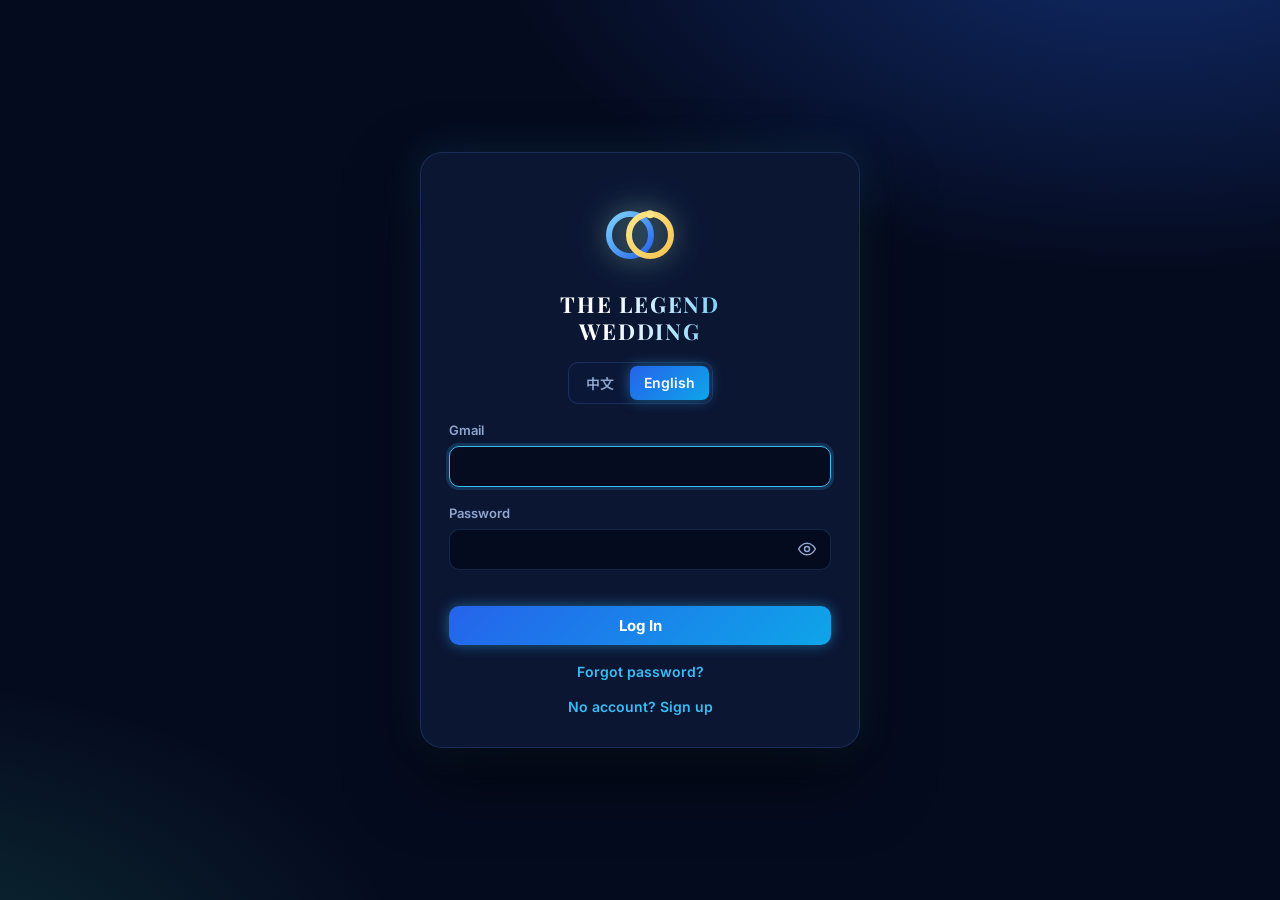
<file: docs/index.html>
<!doctype html>
<html lang="zh-CN">
<head>
<meta charset="utf-8">
<meta name="viewport" content="width=device-width, initial-scale=1, viewport-fit=cover">
<script>
// 外观：深色（默认）/ 浅色 / 自动（跟手机）。每个人自己的装置记住
(function () {
  var mq = window.matchMedia ? matchMedia("(prefers-color-scheme: light)") : null;
  function apply() {
    var p = "dark"; try { p = localStorage.getItem("theme") || "dark"; } catch (e) {}
    var t = p === "light" ? "light" : "dark"; // 只有深色（默认）和浅色
    document.documentElement.dataset.theme = t;
    var m = document.querySelector('meta[name="theme-color"]'); if (m) m.content = t === "light" ? "#f3f6fb" : "#050b1f";
  }
  apply(); window.applyTheme = apply;
  if (mq && mq.addEventListener) mq.addEventListener("change", apply);
  window.addEventListener("storage", function (e) { if (e.key === "theme") apply(); });
})();
</script>
<meta name="theme-color" content="#050b1f">
<title>The Legend Calendar</title>
<link rel="icon" href="icons/favicon-64.png">
<link rel="apple-touch-icon" href="icons/apple-touch-icon.png">
<link rel="manifest" href="manifest.json">
<link rel="preconnect" href="https://fonts.googleapis.com">
<link rel="stylesheet" href="https://fonts.googleapis.com/css2?family=Playfair+Display:wght@600;700;800;900&family=Inter:wght@400;500;600;700;800&family=Noto+Sans+SC:wght@400;500;700&display=swap">
<link rel="stylesheet" href="v2.css?v=247">
<script src="config.js"></script>
</head>
<body>
<div id="root"></div>
<div class="pops" id="pops" aria-live="polite"></div>
<div class="toasts" id="toasts" aria-live="polite"></div>

<dialog id="dlg-day"></dialog>
<dialog id="dlg"></dialog>
<dialog id="dlg2"></dialog>
<dialog id="sheet" class="sheet"></dialog>

<script type="module" src="v2.js?v=247"></script>
</body>
</html>
</file>
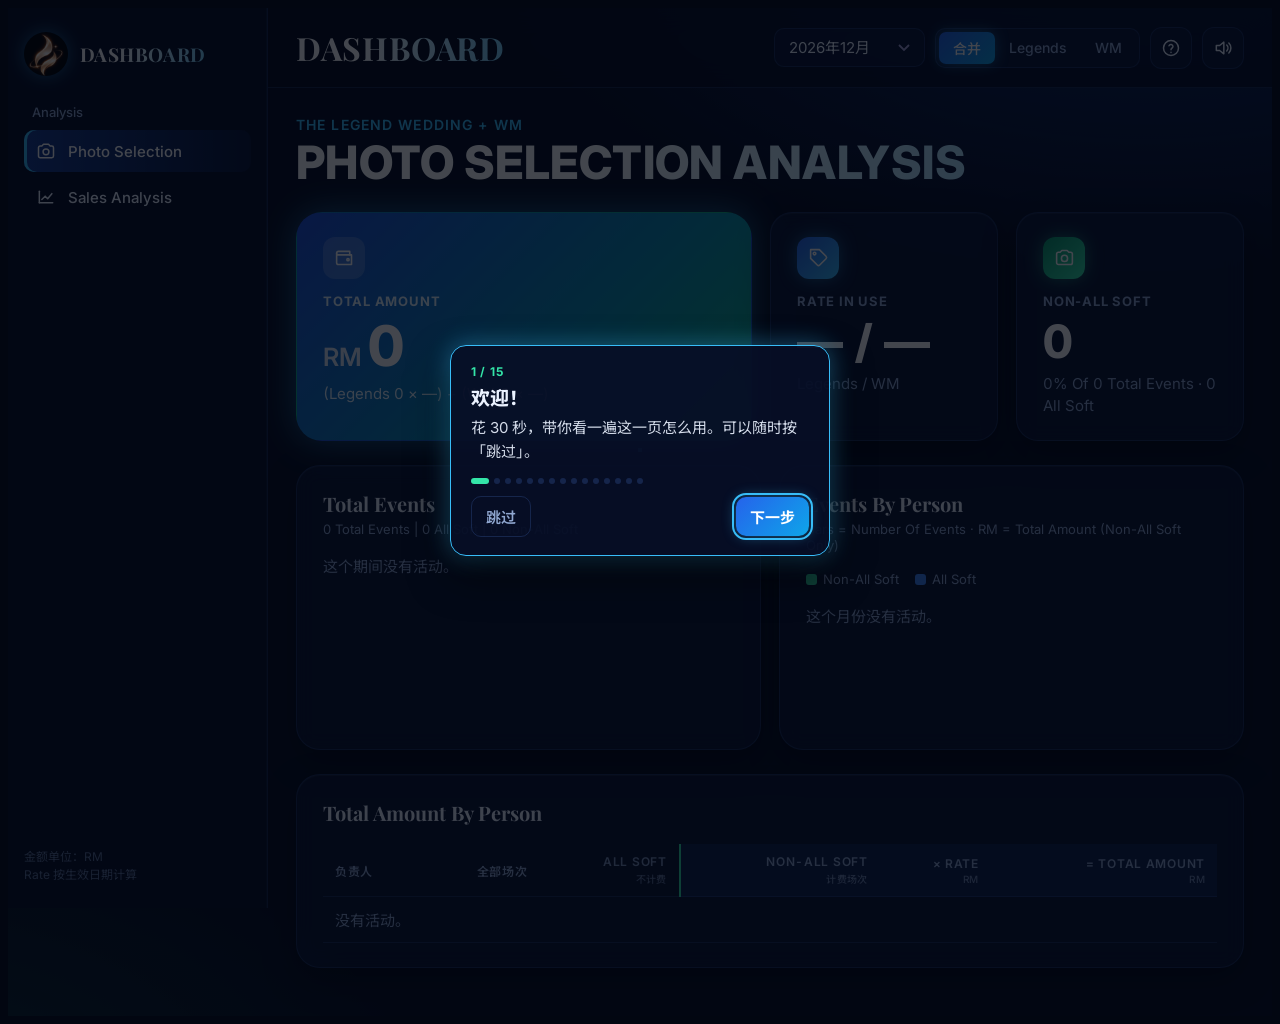
<file: docs/dashboard.html>
<!doctype html>
<html lang="zh-CN">
<head>
<meta charset="utf-8">
<meta name="viewport" content="width=device-width, initial-scale=1, viewport-fit=cover">
<script>
// 外观：深色（默认）/ 浅色 / 自动（跟手机）。每个人自己的装置记住
(function () {
  var mq = window.matchMedia ? matchMedia("(prefers-color-scheme: light)") : null;
  function apply() {
    var p = "dark"; try { p = localStorage.getItem("theme") || "dark"; } catch (e) {}
    var t = p === "light" ? "light" : "dark"; // 只有深色（默认）和浅色
    document.documentElement.dataset.theme = t;
    var m = document.querySelector('meta[name="theme-color"]'); if (m) m.content = t === "light" ? "#f3f6fb" : "#050b1f";
  }
  apply(); window.applyTheme = apply;
  if (mq && mq.addEventListener) mq.addEventListener("change", apply);
  window.addEventListener("storage", function (e) { if (e.key === "theme") apply(); });
})();
</script>
<title>Dashboard</title>
<script src="config.js"></script>
<script>if (new URLSearchParams(location.search).has('embed')) document.documentElement.classList.add('embed');</script>
<script>
/* 语言：网站选 English 时，这几页（Photo Selection、Sales、Rates）也全部换成英文 */
(() => {
  let lang = new URLSearchParams(location.search).get('lang');
  if (!lang) { try { lang = localStorage.getItem('lang'); } catch {} }
  if (lang !== 'en') return;
  document.documentElement.lang = 'en';
  const FULL = {
    '回到顶部': 'Back to top', 'Rates 设置': 'Rates', '金额单位：RM': 'Amounts in RM', 'Rate 按生效日期计算': 'Rates apply from their start date',
    '月份': 'Month', '品牌': 'Brand', '合并': 'All', '导览': 'Tour', '导览：介绍每个地方怎么用': 'Tour', '声音开关': 'Sound on/off',
    '所选期间有日期还没设定 Photo Selection Rate，那些活动没有计入 Total Amount。请到 Rates 设置。': 'Some days in this period have no Photo Selection rate, so those events are not in the Total Amount. Set it in Rates.',
    '所选期间有日期还没设定 Sales Rate，那些活动没有计入 Total Amount。请到 Rates 设置。': 'Some days in this period have no Sales rate, so those events are not in the Total Amount. Set it in Rates.',
    '负责人': 'Person', '全部场次': 'All events', '不计费': 'not billed', '计费场次': 'billed', 'TOTAL 上门了解': 'TOTAL VISIT', 'TOTAL VC了解': 'TOTAL VC',
    '上门了解': 'Visit', 'VC了解': 'VC', '次数': 'Count', '合计次数': 'Total count', '计费次数': 'billed', '未设定': 'Not Set',
    '这个月份没有活动。': 'No events this month.', '每位负责人的场次与 Total Amount': 'Events and Total Amount per person', '还没有任何月份的活动。': 'No events yet.',
    '每月 Total Amount': 'Total Amount per month', '没有活动。': 'No events.', '没有活动': 'No events', '这个期间没有活动。': 'No events in this period.',
    '每位负责人的次数': 'Count per person', '选片 · Photo Selection': 'Photo Selection', '上门了解 + VC了解 · Sales': 'Visit + VC · Sales',
    '还没有设定 Rate': 'No rate set yet', '新 Rate (RM)': 'New rate (RM)', '保存': 'Save', '取消': 'Cancel', '改 Rate': 'Change rate', '收起记录': 'Hide history',
    '目前使用': 'In use', '未来': 'Upcoming', '过去': 'Past', '确定删除？': 'Delete?', '删除': 'Delete', '没有记录。': 'No history.',
    '选片 · 每场 Non-All Soft 的 Rate': 'Photo Selection · rate per Non-All Soft event', '上门了解 + VC了解 · 每次的 Rate': 'Visit + VC · rate per event',
    '全年 Rate 相同': 'Same rate all year', '每个活动用当天有效的 Rate': 'Each event uses the rate on its day', '请到 Rates 设置': 'Set it in Rates',
    '日期': 'Date', '添加的人': 'Added by', '类型': 'Type', '活动名称': 'Event', '收起': 'Hide', '查看是哪几个': 'Show which', '合计': 'Total',
    '请在日历上帮这些活动勾选 Legends 或 WM，勾好后就会自动算进去。': 'Tick Legends or WM for these events in the calendar and they will be counted.',
    '声音：开': 'Sound: on', '声音：关': 'Sound: off', '关闭': 'Close', '跳过': 'Skip', '上一步': 'Back', '开始使用': 'Get started', '下一步': 'Next', '完成！': 'Done!',
    '请输入 Rate，并选 2026 年 10 月 1 日或之后的日期。': 'Enter a rate and pick a date on or after 1 Oct 2026.',
    '未选模板': 'No template', '勾选不完整': 'Ticks incomplete', '手动数据': 'Manual data', 'Settings': 'Settings',
    '固定数据': 'Fixed figures', '固定数据 · 没有场次明细': 'Fixed figures · no event details', '固定数据 · 没有次数明细': 'Fixed figures · no count details',
    '固定数据：没有 All Soft / Non-All Soft 明细。': 'Fixed figures: no All Soft / Non-All Soft split.',
    '这个月只有品牌总数（固定数据），没有每个人的明细。': 'This month has brand totals only (fixed figures), no per-person split.',
    '固定数据：没有分 上门了解 / VC了解': 'Fixed figures: no Visit / VC split', '固定数据：没有分 上门了解 / VC了解。': 'Fixed figures: no Visit / VC split.', '没有数据。': 'No data.',
  };
  const MON = (y, m) => new Date(Date.UTC(+y, +m - 1, 1)).toLocaleDateString('en-GB', { month: 'short', year: 'numeric', timeZone: 'UTC' });
  const PAT = [
    [/^(\d{4})年(\d{1,2})月$/, (_, y, m) => MON(y, m)],
    [/^(\d{1,2})月$/, (_, m) => new Date(Date.UTC(2026, +m - 1, 1)).toLocaleDateString('en-GB', { month: 'short', timeZone: 'UTC' })],
    [/^从 (.+) 起生效$/, 'From $1'], [/^(.+) 起生效$/, 'From $1'],
    [/^(.+) 起改为 RM (.+)$/, 'From $1: RM $2'], [/^(.+) 起改为 (.+)$/, 'From $1: $2'],
    [/^(Legends|WM) (.+) 起 (.+)$/, '$1 from $2: $3'], [/^(.+) 起$/, 'From $1'],
    [/^查看记录 \((\d+)\)$/, 'History ($1)'], [/^选或输入，例如 (.+)$/, 'Pick or type, e.g. $1'],
    [/^(.+) 有 (\d+) 个活动没有勾选 Legends 或 WM，没有计入任何金额。$/, (_, p, n) => `${n} events in ${fix(p)} have no Legends or WM tick and are not counted.`],
    [/^Dashboard 读取失败：(.*)$/, 'Could not load the dashboard: $1'],
  ];
  // 句子里面的词（最长的先换）
  const WORDS = [['含固定数据', 'incl. fixed figures'], ['固定数据', 'fixed figures'], ['Rate 未齐', 'rate missing'], ['按品牌/按月', 'by brand/month'], ['按日期', 'by date'], ['+ 未设定', '+ Not Set'], ['未设定', 'Not Set'],
    ['上门了解', 'Visit'], ['VC了解', 'VC'], ['合计', 'Total'], ['场', ' events']];
  function fix(s) {
    const k = s.trim();
    if (!k || !/[一-鿿]/.test(k)) return s;
    if (FULL[k]) return s.replace(k, FULL[k]);
    for (const [re, to] of PAT) if (re.test(k)) return s.replace(k, k.replace(re, to));
    let out = k.replace(/(\d{4})年(\d{1,2})月/g, (_, y, m) => MON(y, m));
    for (const [a, b] of WORDS) out = out.split(a).join(b);
    return s.replace(k, out);
  }
  const ATTRS = ['aria-label', 'title', 'placeholder'];
  function walk(node) {
    if (node.nodeType === 3) { const v = fix(node.nodeValue); if (v !== node.nodeValue) node.nodeValue = v; return; }
    if (node.nodeType !== 1 || node.tagName === 'SCRIPT' || node.tagName === 'STYLE') return;
    for (const a of ATTRS) if (node.hasAttribute(a)) { const v = fix(node.getAttribute(a)); if (v !== node.getAttribute(a)) node.setAttribute(a, v); }
    for (const c of node.childNodes) walk(c);
  }
  document.addEventListener('DOMContentLoaded', () => {
    walk(document.body);
    new MutationObserver((ms) => { for (const m of ms) { if (m.type === 'characterData') walk(m.target); else m.addedNodes.forEach(walk); if (m.type === 'attributes') walk(m.target); } })
      .observe(document.body, { subtree: true, childList: true, characterData: true, attributes: true, attributeFilter: ATTRS });
  });
})();
</script>
<link rel="preconnect" href="https://fonts.googleapis.com">
<link rel="stylesheet" href="https://fonts.googleapis.com/css2?family=Playfair+Display:wght@600;700;800;900&family=Inter:wght@400;500;600;700;800&family=Noto+Sans+SC:wght@400;500;700&display=swap">
<style>
/* Layout: fixed sidebar (brand + two analyses) beside a scrolling main column; collapses to a top bar on phones. */
:root{
  color-scheme:dark;
  --bg:#13122a; --side:#18173a; --panel:#1e1d42; --panel-2:#26245a; --line:#2f2d63;
  --fg:#f4f3ff; --muted:#a6a3d8; --faint:#6f6ca6;
  --gold:#ffd166; --violet:#6c5ce7; --cyan:#22d3ee; --lilac:#9b93e8;
  --bad:#ff7a8a; --ok:#5ee6a0;
  --font:"Inter","Noto Sans SC",system-ui,sans-serif;--font-title:"Playfair Display","Noto Sans SC",Georgia,serif;
  --r:14px;
}
*{box-sizing:border-box}
body{background:var(--bg);color:var(--fg);font-family:var(--font);font-size:15px}
button,select,input{font:inherit;color:inherit}
.app{display:grid;grid-template-columns:260px minmax(0,1fr);min-height:100vh}
/* sidebar */
.side{background:var(--side);border-right:1px solid var(--line);padding-block:24px;padding-left:max(16px,env(safe-area-inset-left,0px));padding-right:16px;display:flex;flex-direction:column;gap:28px;position:sticky;top:0;height:100vh}
.logo{display:flex;align-items:center;gap:12px}
.logo-mark{width:44px;height:44px;border-radius:50%;background:var(--violet);display:grid;place-items:center;font-weight:700;font-size:18px;flex:none}
.logo-name{font-size:20px;font-weight:500;line-height:1.2}
.logo-sub{color:var(--lilac);font-size:14px}
.nav-group{display:flex;flex-direction:column;gap:4px}
.nav-label{color:var(--muted);font-size:13px;font-weight:500;padding:0 8px 6px}
.nav-btn{all:unset;cursor:pointer;display:flex;align-items:center;gap:12px;padding:11px 12px;border-radius:10px;font-weight:500;color:var(--fg)}
.nav-btn svg{width:20px;height:20px;flex:none;stroke:currentColor;fill:none;stroke-width:1.8;stroke-linecap:round;stroke-linejoin:round}
.nav-btn:hover{background:var(--panel)}
.nav-btn[aria-current="page"]{background:var(--panel-2);color:var(--cyan)}
.nav-btn:focus-visible,.seg button:focus-visible,select:focus-visible,input:focus-visible{outline:2px solid var(--cyan);outline-offset:2px}
.side-foot{margin-top:auto;color:var(--faint);font-size:12px;line-height:1.5}
/* main */
.main{min-width:0;display:flex;flex-direction:column}
.top{display:flex;flex-wrap:wrap;align-items:center;gap:12px 20px;justify-content:space-between;padding-block:18px;padding-left:28px;padding-right:max(28px,env(safe-area-inset-right,0px));border-bottom:1px solid var(--line);position:sticky;top:env(safe-area-inset-top,0px);background:var(--bg);z-index:5}
.top h1{margin:0;font-size:22px;font-weight:500}
.controls{display:flex;flex-wrap:wrap;gap:10px;align-items:center}
.sel{appearance:none;background:var(--panel) url("data:image/svg+xml,%3Csvg xmlns='http://www.w3.org/2000/svg' width='12' height='8'%3E%3Cpath d='M1 1l5 5 5-5' stroke='%23a6a3d8' stroke-width='1.8' fill='none'/%3E%3C/svg%3E") no-repeat right 14px center;border:1px solid var(--line);border-radius:10px;padding:9px 38px 9px 14px;min-width:0}
.seg{display:inline-flex;background:var(--panel);border:1px solid var(--line);border-radius:10px;padding:3px}
.seg button{all:unset;cursor:pointer;padding:6px 14px;border-radius:7px;color:var(--muted);font-weight:500;font-size:14px}
.seg button[aria-pressed="true"]{background:var(--violet);color:#fff}
.page{padding-block:28px 48px;padding-left:28px;padding-right:max(28px,env(safe-area-inset-right,0px));display:flex;flex-direction:column;gap:24px;max-width:none;width:100%}
.eyebrow{color:var(--cyan);letter-spacing:.08em;font-weight:600;font-size:14px;text-transform:uppercase}
.title{margin:4px 0 0;font-size:clamp(30px,5vw,46px);font-weight:700;line-height:1.1}
.note{background:var(--panel-2);color:var(--muted);border-radius:10px;padding:14px 18px;line-height:1.6;margin:0}
.note.warn{background:rgba(255,122,138,.12);color:var(--bad)}
.kpis{display:grid;grid-template-columns:repeat(auto-fit,minmax(200px,1fr));gap:18px}
.kpi{background:var(--panel);border:1px solid var(--line);border-bottom:4px solid var(--gold);border-radius:var(--r);padding:24px 26px;display:flex;flex-direction:column;gap:8px;min-width:0}
.kpi-label{color:var(--gold);font-weight:700;letter-spacing:.02em;font-size:13px;text-transform:uppercase}
.kpi-val{font-size:clamp(30px,4vw,46px);font-weight:800;color:var(--gold);line-height:1.05;font-variant-numeric:tabular-nums;overflow-wrap:anywhere}
.kpi-val small{font-size:.45em;font-weight:600;margin-right:6px;color:inherit;opacity:.85}
.kpi-sub{color:var(--muted);line-height:1.45;font-variant-numeric:tabular-nums}
.kpi.total{background:var(--violet);border-color:var(--violet);border-bottom-color:var(--cyan)}
.kpi.total .kpi-label{color:#e7e4ff}.kpi.total .kpi-val{color:#fff}.kpi.total .kpi-sub{color:#e7e4ff}
.card{background:var(--panel);border:1px solid var(--line);border-radius:var(--r);padding:24px 26px;display:flex;flex-direction:column;gap:18px;min-width:0}
.card h2{margin:0;font-size:20px;font-weight:700}
.card .sub{margin:4px 0 0;color:var(--muted);font-size:13px}
.grid2{display:grid;grid-template-columns:repeat(auto-fit,minmax(min(100%,380px),1fr));gap:18px}
/* rate settings */
.rate-row{display:grid;grid-template-columns:minmax(0,1fr) auto minmax(0,1fr);gap:10px 16px;align-items:end}
.rate-row + .rate-row{border-top:1px solid var(--line);padding-top:18px}
.rate-brand{grid-column:1/-1;font-weight:700;display:flex;justify-content:space-between;gap:12px;flex-wrap:wrap}
.rate-brand span{color:var(--muted);font-weight:500;font-size:13px}
.field{display:flex;flex-direction:column;gap:8px;min-width:0}
.field label{font-size:14px;font-weight:500}
.field .sel,.field input{width:100%}
.field input{background:var(--bg);border:1px solid var(--line);border-radius:10px;padding:9px 14px}
.or{color:var(--muted);font-weight:700;padding-bottom:10px}
.inuse{grid-column:1/-1;font-size:13px;color:var(--muted)}
.inuse b{color:var(--gold);font-variant-numeric:tabular-nums}
/* chart */
.legend{display:flex;gap:16px;flex-wrap:wrap;color:var(--muted);font-size:13px}
.legend i{display:inline-block;width:11px;height:11px;border-radius:3px;margin-right:6px;vertical-align:-1px}
.chart{width:100%;min-height:120px;position:relative}
.chart svg{display:block;width:100%}
.chart text{font-family:var(--font);font-size:13px;fill:var(--muted)}
.chart .lbl{fill:var(--fg);font-weight:600}
.chart .amt{fill:var(--gold);font-weight:700}
.chart .in{fill:#1b1a3c;font-weight:700;font-size:12px}
.chart .in-l{fill:var(--fg);font-weight:700;font-size:12px}
.empty{color:var(--muted);margin:0}
/* table */
.tw{overflow-x:auto}
table{width:100%;border-collapse:collapse;font-variant-numeric:tabular-nums}
th{color:var(--muted);font-weight:600;font-size:12px;letter-spacing:.06em;text-transform:uppercase;text-align:right;padding:10px 12px;border-bottom:1px solid var(--line);white-space:nowrap}
td{text-align:right;padding:12px;border-bottom:1px solid var(--line);white-space:nowrap}
th:first-child,td:first-child{text-align:left}
td.amt{color:var(--gold);font-weight:700}
tfoot td{font-weight:700;border-top:2px solid var(--gold);border-bottom:none}
tfoot td.amt{color:var(--gold)}
details.rules{color:var(--muted);font-size:13px;line-height:1.6}
details.rules summary{cursor:pointer;color:var(--fg);font-weight:500}
[hidden]{display:none!important}
@media (max-width:860px){
  .app{grid-template-columns:minmax(0,1fr)}
  .side{position:static;height:auto;flex-direction:row;flex-wrap:wrap;align-items:center;gap:12px 20px;padding-block:14px;padding-right:max(16px,env(safe-area-inset-right,0px));border-right:none;border-bottom:1px solid var(--line)}
  .nav-group{flex-direction:row}.nav-label,.side-foot{display:none}
  .nav-btn{padding:8px 10px}
  .top{position:static;padding-left:max(16px,env(safe-area-inset-left,0px));padding-right:max(16px,env(safe-area-inset-right,0px))}
  .page{padding-left:max(16px,env(safe-area-inset-left,0px));padding-right:max(16px,env(safe-area-inset-right,0px))}
  .rate-row{grid-template-columns:minmax(0,1fr)}.or{padding:0}
}

/* ===== Theme A: deep navy with blue/green glow ===== */
:root{--bg:#050b1f;--side:rgba(7,15,38,.92);--panel:rgba(12,24,58,.72);--panel-2:rgba(37,99,235,.22);--line:rgba(96,150,255,.18);
  --fg:#eaf2ff;--muted:#8fa6cf;--faint:#5b6f96;--gold:#34e5a8;--violet:#2563eb;--cyan:#38bdf8;--lilac:#3b82f6;--bad:#ff6b8a;--ok:#34e5a8}
body{background:radial-gradient(1100px 600px at 90% -10%,rgba(37,99,235,.38),transparent 60%),radial-gradient(900px 520px at -10% 110%,rgba(52,229,168,.16),transparent 60%),var(--bg);background-attachment:fixed}
.side{border-right:1px solid var(--line);box-shadow:inset -1px 0 0 rgba(56,189,248,.06)}
.logo-mark{background:linear-gradient(135deg,#2563eb,#34e5a8);box-shadow:0 0 18px rgba(56,189,248,.45)}
.logo-sub{color:var(--cyan)}
.nav-btn[aria-current="page"]{background:linear-gradient(90deg,rgba(37,99,235,.55),rgba(37,99,235,.08));color:#fff;box-shadow:inset 3px 0 0 var(--cyan)}
.top{background:rgba(5,11,31,.72);backdrop-filter:blur(14px);-webkit-backdrop-filter:blur(14px)}
.title{background:linear-gradient(90deg,#ffffff 30%,#7dd3fc);-webkit-background-clip:text;background-clip:text;color:transparent}
.seg button[aria-pressed="true"]{background:linear-gradient(135deg,#2563eb,#0ea5e9);box-shadow:0 0 14px rgba(56,189,248,.45)}
.card,.kpi{backdrop-filter:blur(10px);-webkit-backdrop-filter:blur(10px);box-shadow:0 12px 32px rgba(0,0,0,.45),inset 0 1px 0 rgba(255,255,255,.05);transition:box-shadow .3s,border-color .3s}
.card:hover,.kpi:hover{border-color:rgba(56,189,248,.45);box-shadow:0 0 24px rgba(56,189,248,.18),0 12px 32px rgba(0,0,0,.45)}
.kpi{border-bottom:1px solid var(--line);position:relative}
.kpi-label{color:var(--muted);letter-spacing:.06em}
.kpi-val{color:#fff}
.kpi-ico{width:42px;height:42px;border-radius:12px;display:grid;place-items:center;background:linear-gradient(135deg,#2563eb,#38bdf8);box-shadow:0 0 18px rgba(56,189,248,.45);margin-bottom:6px}
.kpi:nth-child(2) .kpi-ico{background:linear-gradient(135deg,#059669,#34e5a8);box-shadow:0 0 18px rgba(52,229,168,.45)}
.kpi-ico svg{width:21px;height:21px;stroke:#fff;fill:none;stroke-width:1.8;stroke-linecap:round;stroke-linejoin:round}
.kpi.total{background:linear-gradient(135deg,#1d4ed8 0%,#0891b2 60%,#10b981 100%);border-color:transparent;box-shadow:0 0 34px rgba(56,189,248,.35)}
.kpi.total .kpi-ico{background:rgba(255,255,255,.18);box-shadow:none}
.note{background:rgba(37,99,235,.14);border:1px solid var(--line)}
.note.warn{background:rgba(255,107,138,.1);border-color:rgba(255,107,138,.3)}
.chart .in{fill:#03241a}
tfoot td{border-top-color:var(--cyan)}

/* ===== B2: B design, three brand palettes (合并 / Legends / WM) ===== */
body{background:#050b18}
.app[data-t="all"]{--bg:#050b1f;--panel:rgba(12,24,58,.72);--panel-2:rgba(37,99,235,.14);--line:rgba(96,150,255,.18);--side:rgba(7,15,38,.92);--fg:#eaf2ff;--muted:#8fa6cf;--gold:#34e5a8;--bar0-end:#34e5a8;--lilac:#3b82f6;--cyan:#3b82f6;--bar1-end:#3b82f6;--t-top:rgba(5,11,31,.72);--t-note:rgba(37,99,235,.14);--t-accent:linear-gradient(135deg,#2563eb,#0ea5e9);--t-on:#ffffff;--t-navbg:linear-gradient(90deg,rgba(37,99,235,.55),rgba(37,99,235,.08));--t-edge:#38bdf8;--t-glow:rgba(56,189,248,.45);--t-glow2:rgba(52,229,168,.45);--t-title:linear-gradient(90deg,#ffffff 30%,#7dd3fc);--t-sub:linear-gradient(90deg,#38bdf8,#38bdf8);--t-ico1:linear-gradient(135deg,#2563eb,#38bdf8);--t-ico2:linear-gradient(135deg,#059669,#34e5a8);--t-ico-ink:#ffffff;--t-tot:linear-gradient(135deg,#1d4ed8 0%,#0891b2 60%,#10b981 100%);--t-tot-ink:#ffffff;--t-tot-sub:#e0f2fe;--t-head0:#03241a;--t-head1:#ffffff;--t-in0:#03241a;--t-in1:#03241a;--t-amt:#34e5a8;--t-hover:rgba(56,189,248,.45);background:radial-gradient(1100px 600px at 90% -10%,rgba(37,99,235,.38),transparent 60%),radial-gradient(900px 520px at -10% 110%,rgba(52,229,168,.16),transparent 60%),#050b1f;color:var(--fg)}
.app[data-t="Legends"]{--bg:#050b1f;--panel:rgba(12,24,58,.72);--panel-2:rgba(37,99,235,.14);--line:rgba(96,150,255,.18);--side:rgba(7,15,38,.92);--fg:#eaf2ff;--muted:#8fa6cf;--gold:#2563eb;--bar0-end:#60a5fa;--lilac:#22d3ee;--cyan:#22d3ee;--bar1-end:#a5f3fc;--t-top:rgba(5,11,31,.72);--t-note:rgba(37,99,235,.14);--t-accent:linear-gradient(135deg,#2563eb,#0ea5e9);--t-on:#ffffff;--t-navbg:linear-gradient(90deg,rgba(37,99,235,.55),rgba(37,99,235,.08));--t-edge:#38bdf8;--t-glow:rgba(56,189,248,.45);--t-glow2:rgba(34,211,238,.4);--t-title:linear-gradient(90deg,#ffffff 25%,#7dd3fc);--t-sub:linear-gradient(90deg,#38bdf8,#22d3ee);--t-ico1:linear-gradient(135deg,#1d4ed8,#3b82f6);--t-ico2:linear-gradient(135deg,#0891b2,#22d3ee);--t-ico-ink:#ffffff;--t-tot:linear-gradient(135deg,#1e3a8a 0%,#1d4ed8 50%,#0891b2 100%);--t-tot-ink:#ffffff;--t-tot-sub:#dbeafe;--t-head0:#ffffff;--t-head1:#083344;--t-in0:#04122e;--t-in1:#083344;--t-amt:#7dd3fc;--t-hover:rgba(56,189,248,.5);background:radial-gradient(1100px 600px at 90% -10%,rgba(37,99,235,.4),transparent 60%),radial-gradient(900px 520px at -10% 110%,rgba(34,211,238,.16),transparent 60%),#050b1f;color:var(--fg)}
.app[data-t="WM"]{--bg:#0e0a05;--panel:rgba(38,28,14,.74);--panel-2:rgba(168,133,74,.12);--line:rgba(201,163,94,.2);--side:rgba(18,13,6,.94);--fg:#f6efe1;--muted:#bba98a;--gold:#a8854a;--bar0-end:#e0c896;--lilac:#78716c;--cyan:#78716c;--bar1-end:#d6d3d1;--t-top:rgba(14,10,5,.74);--t-note:rgba(168,133,74,.12);--t-accent:linear-gradient(135deg,#6e5020,#8c6a2e 55%,#b08d4a);--t-on:#fffaf0;--t-navbg:linear-gradient(90deg,rgba(168,133,74,.5),rgba(168,133,74,.08));--t-edge:#d9c08a;--t-glow:rgba(201,163,94,.4);--t-glow2:rgba(201,163,94,.35);--t-title:linear-gradient(90deg,#e8cf98,#b8924f);--t-sub:linear-gradient(90deg,#e8cf98,#b8924f);--t-ico1:linear-gradient(135deg,#8c6a2e,#c9a35e);--t-ico2:linear-gradient(135deg,#57534e,#a8a29e);--t-ico-ink:#fffaf0;--t-tot:linear-gradient(135deg,#4a3514 0%,#7a5a24 50%,#b08d4a 100%);--t-tot-ink:#fffaf0;--t-tot-sub:#f1e4c8;--t-head0:#1f1606;--t-head1:#ffffff;--t-in0:#2b1f08;--t-in1:#1c1917;--t-amt:#e0c896;--t-hover:rgba(201,163,94,.5);background:radial-gradient(1100px 600px at 90% -10%,rgba(168,133,74,.3),transparent 60%),radial-gradient(900px 520px at -10% 110%,rgba(201,173,120,.12),transparent 60%),#0e0a05;color:var(--fg)}

.app .side{background:var(--side)}
.app .logo-mark{background:var(--t-ico1);box-shadow:0 0 18px var(--t-glow)}
.app .logo-name.logo-dash{font-size:19px;font-weight:700;letter-spacing:.02em;background:var(--t-title);-webkit-background-clip:text;background-clip:text;color:transparent}
.app .nav-btn[aria-current="page"]{background:var(--t-navbg);color:#fff;box-shadow:inset 3px 0 0 var(--t-edge)}
.app .top{background:var(--t-top)}
.app .top h1{font-size:clamp(22px,2.6vw,32px);font-weight:700;letter-spacing:.02em}
.app .top h1,.app .title{background:var(--t-title);-webkit-background-clip:text;background-clip:text;color:transparent}
.app .eyebrow{background:var(--t-sub);-webkit-background-clip:text;background-clip:text;color:transparent}
.app .seg button[aria-pressed="true"]{background:var(--t-accent);color:var(--t-on);box-shadow:0 0 14px var(--t-glow)}
.app .card:hover,.app .kpi:hover{border-color:var(--t-hover);box-shadow:0 0 24px var(--t-glow),0 12px 32px rgba(0,0,0,.45)}
.app .kpi-ico{background:var(--t-ico1);box-shadow:0 0 18px var(--t-glow)}
.app .kpi:nth-child(2) .kpi-ico{background:var(--t-ico2);box-shadow:0 0 18px var(--t-glow2)}
.app .kpi-ico svg{stroke:var(--t-ico-ink)}
.app .kpi.total{background:var(--t-tot);border-color:transparent;box-shadow:0 0 34px var(--t-glow)}
.app .kpi.total .kpi-ico{background:rgba(255,255,255,.18);box-shadow:none}
.app .kpi.total .kpi-ico svg{stroke:var(--t-tot-ink)}
.app .kpi.total .kpi-val{color:var(--t-tot-ink)}
.app .kpi.total .kpi-label,.app .kpi.total .kpi-sub{color:var(--t-tot-sub)}
.app .note{background:var(--t-note);border-color:var(--line)}
.app .type-head{background:var(--tc);color:var(--tc-ink);font-size:24px;font-weight:800;padding:10px 16px;border-radius:12px;margin:-4px -6px 0;box-shadow:0 0 22px color-mix(in srgb,var(--tc) 35%,transparent)}
.app table.mini th{text-align:right}.app table.mini th:first-child{text-align:left}
.app table.mini thead th{background:color-mix(in srgb,var(--tc,var(--t-amt)) 18%,transparent)}
.app #s-visit-card table.mini thead th{border-bottom:2px solid var(--gold)} .app #s-vc-card table.mini thead th{border-bottom:2px solid var(--cyan)}
.app table.mini td,.app table.mini th{padding:9px 10px}
.app .tot-card{background:var(--panel);border:1px solid var(--line);border-bottom:3px solid var(--tc);border-radius:var(--r);overflow:hidden;box-shadow:0 12px 32px rgba(0,0,0,.4);transition:box-shadow .3s,border-color .3s}
.app .tot-card:hover{box-shadow:0 0 26px color-mix(in srgb,var(--tc) 40%,transparent),0 12px 32px rgba(0,0,0,.45)}
.app .tot-head{background:var(--tc);color:var(--tc-ink);font-weight:800;font-size:clamp(20px,2.2vw,26px);letter-spacing:.04em;padding:14px 20px;text-align:center}
.app .tot-val{text-align:center;font-size:clamp(32px,4vw,48px);font-weight:800;color:var(--t-amt);padding:18px 20px 4px;font-variant-numeric:tabular-nums;line-height:1.1}
.app .tot-val small{font-size:.45em;margin-right:6px;opacity:.85}
.app .tot-sub{text-align:center;color:var(--muted);font-weight:600;padding:2px 20px 18px;font-variant-numeric:tabular-nums}
.app .rate-form{grid-template-columns:minmax(0,1.2fr) auto minmax(0,1fr) minmax(0,1.1fr) auto}
.app .rate-form .field input[type="date"]{color-scheme:dark}
.app .save-btn{all:unset;cursor:pointer;padding:10px 20px;border-radius:10px;background:var(--t-accent);color:var(--t-on);font-weight:700;text-align:center;box-shadow:0 0 14px var(--t-glow);transition:transform .25s,box-shadow .25s}
.app .save-btn:hover{transform:translateY(-2px);box-shadow:0 0 22px var(--t-glow)}
.app .save-btn:focus-visible,.app .hist-del:focus-visible{outline:2px solid var(--t-edge);outline-offset:2px}
.app .rf-msg{color:var(--bad)}
.app .rate-hist{grid-column:1/-1;display:flex;flex-direction:column;gap:6px;margin-top:4px}
.app .hist-title{font-size:12px;font-weight:700;letter-spacing:.04em;color:var(--muted);text-transform:uppercase}
.app .hist-row{display:grid;grid-template-columns:minmax(0,130px) minmax(0,110px) minmax(0,1fr) auto;gap:12px;align-items:center;padding:8px 12px;border-radius:10px;background:rgba(255,255,255,.03);border:1px solid var(--line);font-variant-numeric:tabular-nums}
.app .hist-row.live{border-color:var(--t-amt);background:var(--t-note)}
.app .hist-row b{color:var(--t-amt)}
.app .hist-tag{color:var(--muted);font-size:12px}
.app .hist-del{all:unset;cursor:pointer;font-size:12px;color:var(--muted);padding:4px 10px;border-radius:8px;border:1px solid var(--line)}
.app .hist-del:hover{color:var(--bad);border-color:var(--bad)}
.app .hist-del.armed{color:#fff;background:var(--bad);border-color:var(--bad)}
@media (max-width:860px){.app .rate-form{grid-template-columns:minmax(0,1fr)}.app .hist-row{grid-template-columns:1fr auto;}.app .hist-tag{grid-column:1/-1}}
.app .nav-label-2{margin-top:16px}
.app .rates-grid{grid-template-columns:repeat(auto-fit,minmax(min(100%,420px),1fr))}
.app .rate-card{gap:10px}
.app .rc-head{display:flex;justify-content:space-between;align-items:baseline;gap:10px;flex-wrap:wrap}
.app .rc-brand{font-size:18px;font-weight:800}
.app .rc-cat{color:var(--muted);font-size:13px;font-weight:600}
.app .rc-now{font-size:clamp(34px,4vw,46px);font-weight:800;color:var(--t-amt);font-variant-numeric:tabular-nums;line-height:1.1}
.app .rc-now small{font-size:.42em;margin-right:6px;opacity:.85}
.app .rc-since{color:var(--muted);font-weight:600}
.app .rc-next{color:var(--fg);font-size:13px;padding:6px 10px;border-radius:8px;background:var(--t-note);border:1px dashed var(--t-amt);align-self:flex-start}
.app .rc-actions,.app .rc-btns{display:flex;gap:10px;flex-wrap:wrap;margin-top:6px}
.app .rc-form{display:grid;grid-template-columns:minmax(0,1fr) minmax(0,1fr);gap:12px;margin-top:4px;padding:14px;border-radius:12px;background:var(--t-note);border:1px solid var(--line)}
.app .rc-form label{display:flex;flex-direction:column;gap:6px;font-size:13px;font-weight:600;color:var(--fg)}
.app .rc-form input{background:var(--bg);border:1px solid var(--line);border-radius:10px;padding:10px 12px;color:var(--fg);font:inherit;color-scheme:dark;min-width:0}
.app .rc-form .rf-msg,.app .rc-form .rc-btns{grid-column:1/-1}
.app .ghost-btn{all:unset;cursor:pointer;padding:10px 18px;border-radius:10px;border:1px solid var(--line);color:var(--muted);font-weight:600;transition:color .2s,border-color .2s}
.app .ghost-btn:hover{color:var(--fg);border-color:var(--t-edge)}
.app .ghost-btn:focus-visible{outline:2px solid var(--t-edge);outline-offset:2px}
@media (max-width:860px){.app .rc-form{grid-template-columns:minmax(0,1fr)}.app .nav-label-2{display:none}}
.app .rate-groups{display:flex;flex-direction:column;gap:30px}
.app .group-head{display:flex;align-items:baseline;gap:14px;flex-wrap:wrap;margin-bottom:14px;padding-left:14px;border-left:4px solid var(--gold)}
.app .rate-group[data-cat="sales"] .group-head{border-left-color:var(--cyan)}
.app .group-head h3{margin:0;font-size:22px;font-weight:800}
.app .group-head span{color:var(--muted);font-size:13px;font-weight:600}
.app .snd-btn{all:unset;cursor:pointer;position:relative;overflow:hidden;width:40px;height:40px;display:grid;place-items:center;border-radius:12px;background:var(--panel);border:1px solid var(--line);color:var(--fg);transition:box-shadow .3s,border-color .3s,transform .25s}
.app .snd-btn:hover{border-color:var(--t-edge);box-shadow:0 0 14px var(--t-glow);transform:translateY(-1px)}
.app .snd-btn:focus-visible{outline:2px solid var(--t-edge);outline-offset:2px}
.app .snd-btn svg{width:20px;height:20px;fill:none;stroke:currentColor;stroke-width:1.8;stroke-linecap:round;stroke-linejoin:round}
.app .snd-btn[aria-pressed="true"] .snd-off,.app .snd-btn[aria-pressed="false"] .snd-on{display:none}
.app .snd-btn[aria-pressed="false"]{color:var(--muted)}
.app .nav-btn,.app .seg button,.app .save-btn,.app .ghost-btn{position:relative;overflow:hidden}
.app .ripple{position:absolute;border-radius:50%;background:rgba(255,255,255,.35);transform:scale(0);opacity:.9;pointer-events:none;animation:tlwRipple .65s ease-out forwards}
@keyframes tlwRipple{to{transform:scale(1);opacity:0}}
.app .to-top{all:unset;box-sizing:border-box;cursor:pointer;position:fixed;z-index:20;right:calc(22px + env(safe-area-inset-right,0px));bottom:calc(22px + env(safe-area-inset-bottom,0px));width:52px;height:52px;border-radius:50%;display:grid;place-items:center;overflow:hidden;
  background:var(--t-accent);color:var(--t-on);box-shadow:0 10px 26px rgba(0,0,0,.45),0 0 18px var(--t-glow);opacity:0;visibility:hidden;transform:translateY(16px) scale(.9);transition:opacity .3s,transform .35s cubic-bezier(.2,.8,.2,1),visibility .3s,box-shadow .3s}
.app .to-top.show{opacity:1;visibility:visible;transform:none}
.app .to-top:hover{box-shadow:0 14px 30px rgba(0,0,0,.5),0 0 28px var(--t-glow);transform:translateY(-4px)}
.app .to-top:focus-visible{outline:2px solid var(--t-edge);outline-offset:3px}
.app .to-top svg{width:24px;height:24px;fill:none;stroke:currentColor;stroke-width:2.2;stroke-linecap:round;stroke-linejoin:round}
@media (prefers-reduced-motion:no-preference){.app .to-top.show svg{animation:tlwNudge 2.4s ease-in-out infinite}@keyframes tlwNudge{0%,100%{transform:translateY(0)}50%{transform:translateY(-3px)}}}
.app .tour-block{position:fixed;inset:0;z-index:48;background:transparent}
.app .tour-spot{position:fixed;z-index:49;border-radius:18px;pointer-events:none;box-shadow:0 0 0 9999px rgba(2,6,16,.74),0 0 0 2px var(--t-edge),0 0 28px var(--t-glow)}
.app .tour-tip{position:fixed;z-index:50;box-sizing:border-box;background:var(--side);border:1px solid var(--t-edge);border-radius:16px;padding:18px 20px;box-shadow:0 18px 40px rgba(0,0,0,.55),0 0 24px var(--t-glow);color:var(--fg)}
.app .tour-tip h3{margin:4px 0 6px;font-size:19px;font-weight:800}
.app .tour-tip p{margin:0;color:var(--fg);opacity:.9;line-height:1.6}
.app .tour-step{font-size:12px;font-weight:700;letter-spacing:.06em;color:var(--t-amt)}
.app .tour-dots{display:flex;gap:5px;margin:14px 0 12px}
.app .tour-dots i{width:6px;height:6px;border-radius:50%;background:var(--line)}
.app .tour-dots i.on{width:18px;border-radius:4px;background:var(--t-amt)}
.app .tour-btns{display:flex;gap:8px;align-items:center}
.app .tour-btns span{flex:1}
.app .tour-btns .save-btn,.app .tour-btns .ghost-btn{padding:9px 14px}
@media (prefers-reduced-motion:no-preference){
  .app .tour-spot{transition:left .4s cubic-bezier(.2,.8,.2,1),top .4s cubic-bezier(.2,.8,.2,1),width .4s cubic-bezier(.2,.8,.2,1),height .4s cubic-bezier(.2,.8,.2,1)}
  .app .tour-tip{transition:left .4s cubic-bezier(.2,.8,.2,1),top .4s cubic-bezier(.2,.8,.2,1);animation:tlwRise .35s cubic-bezier(.2,.8,.2,1) backwards}
}
.app .untag{padding:0;overflow:hidden}
.app .untag-toggle{all:unset;box-sizing:border-box;cursor:pointer;width:100%;display:flex;justify-content:space-between;align-items:center;gap:12px;flex-wrap:wrap;padding:14px 18px;color:var(--bad)}
.app .untag-toggle:focus-visible{outline:2px solid var(--bad);outline-offset:-2px;border-radius:10px}
.app .untag-more{font-size:13px;font-weight:700;white-space:nowrap;display:inline-flex;gap:6px;align-items:center}
.app .untag-more i{font-style:normal;transition:transform .25s}
.app .untag-toggle[aria-expanded="true"] .untag-more i{transform:rotate(180deg)}
.app .untag-list{padding:0 18px 14px}
.app .untag-list .tw{max-height:50vh;overflow:auto}
.app .untag-list table td{color:var(--fg)}
.app .untag-list table th,.app .untag-list table td{text-align:left}
.app .untag-list table th{color:var(--muted)}
.app .untag-tip{margin:10px 0 0;color:var(--muted);font-size:13px}
.app .title{text-transform:uppercase;letter-spacing:.01em}
.app .grid1{grid-template-columns:minmax(0,1fr)}
.app th small{display:block;font-size:10px;letter-spacing:.04em;text-transform:none;font-weight:500;opacity:.75;margin-top:2px}
.app th.bill,.app td.bill{background:var(--t-note)}
.app th.b-first,.app td.b-first{border-left:2px solid var(--t-amt)}
.app tbody td.soft,.app th.soft{color:var(--muted);opacity:.85}
.app td .op{color:var(--muted);font-weight:400;margin-right:6px}
.app td .mix{font-size:13px;color:var(--fg);opacity:.9}
.app tfoot td.bill{background:var(--t-note)}
.app .chart .in{fill:var(--t-in0);font-weight:700}
.app .chart .in2{fill:var(--t-in1)}
.app .chart .amt{fill:var(--t-amt)}
.app .inuse b,.app td.amt,.app tfoot td.amt{color:var(--t-amt)}
.app tfoot td{border-top-color:var(--t-amt)}

@media (prefers-reduced-motion:no-preference){
  .app .card,.app .kpi,.app .tot-card{transition:transform .45s cubic-bezier(.2,.8,.2,1),box-shadow .45s,border-color .45s}
  .app .card:hover,.app .kpi:hover,.app .tot-card:hover{transform:translateY(-8px)}
  .app .kpi-ico{animation:tlwFloat 4.5s ease-in-out infinite}
  .app .kpi:nth-child(2) .kpi-ico{animation-delay:-1.5s} .app .kpi:nth-child(3) .kpi-ico{animation-delay:-3s}
  @keyframes tlwFloat{0%,100%{transform:translateY(0)}50%{transform:translateY(-6px)}}
  .app .logo-mark{animation:tlwFloat 5.5s ease-in-out infinite}
  .app .nav-btn{transition:transform .3s cubic-bezier(.2,.8,.2,1),background .3s}
  .app .nav-btn:hover{transform:translateX(5px)}
  .app .seg button,.app .sel{transition:background .3s,color .3s,box-shadow .3s,transform .3s}
  .app .seg button:hover{transform:translateY(-1px)}
  .app .type-head{transition:transform .4s cubic-bezier(.2,.8,.2,1),box-shadow .4s}
  .app .type-card:hover .type-head{transform:translateY(-3px)}
  .app tbody tr{transition:background .25s}
  .app tbody tr:hover{background:rgba(255,255,255,.05)}
  /* entrance when the page, brand or month changes */
  .app .page.enter > :not(.kpis):not(.grid2),.app .page.enter > .kpis > *,.app .page.enter > .grid2 > *{animation:tlwRise .65s cubic-bezier(.2,.8,.2,1) backwards}
  .app .page.enter > .kpis > :nth-child(2),.app .page.enter > .grid2 > :nth-child(2){animation-delay:.08s}
  .app .page.enter > .kpis > :nth-child(3){animation-delay:.16s}
  .app .page.enter > :nth-child(4){animation-delay:.04s} .app .page.enter > :nth-child(5) > *{animation-delay:.1s}
  .app .page.enter > :nth-child(6) > *{animation-delay:.18s} .app .page.enter > :nth-child(7) > *{animation-delay:.24s}
  .app .page.enter > :nth-child(8) > *,.app .page.enter > :nth-child(8){animation-delay:.3s}
  .app .page.enter > :nth-child(9) > *,.app .page.enter > :nth-child(9){animation-delay:.36s}
  @keyframes tlwRise{from{opacity:0;transform:translateY(22px)}to{opacity:1;transform:none}}
  /* charts draw in */
  /* 柱状图生长：一根接一根 */
  .app rect.gx{transform-box:fill-box;transform-origin:left center;animation:tlwGrowX 1.1s cubic-bezier(.2,.8,.2,1) backwards}
  .app rect.gy{transform-box:fill-box;transform-origin:center bottom;animation:tlwGrowY 1.1s cubic-bezier(.2,.8,.2,1) backwards}
  .app .chart text{animation:tlwFadeIn .5s ease backwards;animation-delay:inherit}
  @keyframes tlwFadeIn{from{opacity:0}}
  @keyframes tlwGrowX{from{transform:scaleX(0)}} @keyframes tlwGrowY{from{transform:scaleY(0)}}
  .app #p-donut svg{animation:tlwPop .9s cubic-bezier(.2,.8,.2,1) backwards}
  @keyframes tlwPop{from{opacity:0;transform:scale(.85) rotate(-30deg)}}
}
@media (prefers-reduced-motion:no-preference){::view-transition-old(root),::view-transition-new(root){animation-duration:.45s;animation-timing-function:ease}}
/* 放在网站里（embed）：不要自己的侧边栏、导览和说明文字 */
.embed .app{grid-template-columns:minmax(0,1fr)}
.embed .side,.embed .page > p.note:not(.warn),.embed .page .sub{display:none!important}
.embed body{background:transparent}
/* 分析里的活动清单（只有管理员） */
.ev-card{display:flex;align-items:center;gap:14px;flex-wrap:wrap;width:100%;text-align:left;font:inherit;color:var(--fg);background:var(--panel);border:1px solid var(--line);border-radius:var(--r);padding:18px 24px;cursor:pointer;transition:border-color .2s,box-shadow .2s}
.ev-card:hover:not(:disabled){border-color:var(--t-hover,var(--gold));box-shadow:0 0 20px var(--t-glow,rgba(56,189,248,.18))}
.ev-card:disabled{cursor:default;opacity:.75}
.ev-card .evc-t{font-weight:700;font-size:17px}
.ev-card .evc-s{color:var(--muted);font-size:14px}
.ev-card .evc-go{margin-left:auto;color:var(--gold);font-weight:700;font-size:14px}
.evm{position:fixed;inset:0;z-index:60;background:rgba(2,6,23,.62);display:flex;align-items:flex-start;justify-content:center;padding:4vh 16px}
.evm[hidden]{display:none}
.evm-box{background:var(--panel);border:1px solid var(--line);border-radius:var(--r);width:min(860px,100%);max-height:92vh;display:flex;flex-direction:column;box-shadow:0 24px 60px rgba(0,0,0,.55)}
.evm-head{display:flex;align-items:center;gap:12px;padding:18px 22px;border-bottom:1px solid var(--line)}
.evm-head h3{margin:0;font-size:18px;font-weight:700;flex:1;min-width:0}
.evm-x{background:none;border:0;color:var(--muted);font-size:22px;line-height:1;cursor:pointer;padding:4px 8px}
.evm-tools{display:flex;gap:10px;flex-wrap:wrap;align-items:center;padding:14px 22px}
.evm-search{flex:1;min-width:180px;position:relative}
.evm-search input{width:100%;box-sizing:border-box;font:inherit;color:var(--fg);background:var(--panel-2);border:1px solid var(--line);border-radius:10px;padding:10px 12px 10px 36px}
.evm-search svg{position:absolute;left:11px;top:50%;width:16px;height:16px;transform:translateY(-50%);fill:none;stroke:var(--muted);stroke-width:2}
.evm-filter{font:inherit;font-size:13px;font-weight:600;color:var(--fg);background:var(--panel-2);border:1px solid var(--line);border-radius:999px;padding:9px 14px;cursor:pointer}
.evm-filter[aria-pressed="true"]{background:var(--gold);color:#0b1020;border-color:var(--gold)}
.evm-count{color:var(--muted);font-size:13px}
.evm-list{overflow:auto;padding:4px 14px 16px}
.evm-row{display:flex;align-items:center;gap:14px;padding:12px 10px;border-bottom:1px solid var(--line);cursor:pointer;border-radius:8px}
.evm-row:hover{background:var(--panel-2)}
.evm-row.off{opacity:.55}
.evm-date{color:var(--muted);font-size:13px;white-space:nowrap;min-width:82px}
.evm-main{flex:1;min-width:0;display:flex;flex-direction:column;gap:3px}
.evm-main b{font-weight:600;overflow-wrap:anywhere}
.evm-main small{color:var(--muted);font-size:12.5px}
.evm-tag{font-size:11px;font-weight:700;letter-spacing:.04em;color:var(--bad);border:1px solid var(--bad);border-radius:999px;padding:2px 8px;white-space:nowrap}
.evm-btn{flex:none}
@media (max-width:560px){.evm-row{flex-wrap:wrap}.evm-date{min-width:0}.evm-btn{margin-left:auto}}
/* 英文每个字的第一个字母大写；活动标题、输入框保持原样 */
/* 英文：标题、按钮、栏位名称 → 每个字第一个字母大写；句子 → 一般句子写法 */
h1,h2,h3:not(.title),button,.btn,.nav-btn,.evc-t,.type-head,.rc-brand{text-transform:capitalize}
.title,.eyebrow,.kpi-label,th,.tot-head{text-transform:uppercase}
input,textarea,select,.raw,.evm-main b{text-transform:none}

/* 字体：标题 Playfair Display（婚礼风格的衬线字，c / e 清楚），内文与数字 Inter（中文 Noto Sans SC） */
h1,h2,h3,.title,.logo-name,.cal-month,.tot-head{font-family:var(--font-title);font-weight:700}
/* 分析页的大标题（PHOTO SELECTION ANALYSIS、SALES ANALYSIS）：Inter 粗体 */
.title{font-family:var(--font);font-weight:800;letter-spacing:-.01em}
/* 手机 / App：Dashboard 顶部只留一排（月份 + 品牌），内容直接出现 */
@media (max-width:600px){
  .embed .top h1{display:none}
  .embed .top{padding-block:10px}
  .embed .controls{flex-wrap:nowrap;gap:8px;width:100%}
  .embed .controls .sel{flex:1;min-width:112px}
  .embed .controls #snd{display:none}
  .embed .controls .seg button{padding-inline:10px}
  /* 像手机 App：Total Amount 放最上面、整排、大数字；卡片更圆 */
  .kpis{grid-template-columns:1fr 1fr;gap:12px}
  .kpi.total{order:-1;grid-column:1/-1;padding:22px 22px 24px;border-radius:24px;background:linear-gradient(135deg,#1d4ed8,#0ea5e9 60%,#22c3a6);box-shadow:0 14px 34px rgba(14,165,233,.35)}
  .kpi.total .kpi-val{font-size:44px}
  .kpi{border-radius:20px;padding:16px 16px 18px}
  .kpi-val{font-size:26px}
  .card{border-radius:22px;padding:18px}
}
/* 电脑版也用 App 风格：Total Amount 是左边的大卡片，卡片更圆 */
@media (min-width:601px){
  .kpis{grid-template-columns:2fr 1fr 1fr}
  .kpi.total{order:-1;border-radius:26px;background:linear-gradient(135deg,#1d4ed8,#0ea5e9 60%,#22c3a6);box-shadow:0 16px 40px rgba(14,165,233,.35)}
  .kpi.total .kpi-val{font-size:56px}
  .kpi{border-radius:22px}
  .card{border-radius:24px}
}
/* 手机 / App：字和间距小一点 */
@media (max-width:600px){
  body{font-size:13.5px}
  .page{padding:14px 12px 28px;gap:14px}
  .eyebrow{font-size:11px}
  .title{font-size:23px}
  .kpis{gap:10px}
  .kpi{padding:13px 13px 14px;gap:5px}
  .kpi-label{font-size:10.5px}
  .kpi-val{font-size:21px}
  .kpi.total{padding:18px 18px 20px}
  .kpi.total .kpi-val{font-size:34px}
  .kpi-sub{font-size:11.5px}
  .kpi-ico{width:34px;height:34px}
  .card{padding:14px;gap:12px}
  .card h2,.card h3{font-size:15px}
  .card .sub{font-size:12px}
  table{font-size:12.5px}
  th{font-size:10px}
  th,td{padding:7px 5px}
  .note{font-size:12.5px;padding:11px 13px}
  .tot-head{font-size:16px}
  .tot-val{font-size:28px}
  .ev-card{padding:13px 15px;gap:8px}
  .ev-card .evc-t{font-size:14.5px}
  .ev-card .evc-s,.ev-card .evc-go{font-size:12.5px}
  .sel{font-size:14px}
  .seg button{font-size:13px}
  .evm-row{padding:10px 6px;gap:10px}
  .evm-main b{font-size:13.5px}
}
/* 浅色模式（白天）：三个品牌各自的浅色 */
:root[data-theme="light"]{color-scheme:light}
[data-theme="light"] .app[data-t="all"],[data-theme="light"] .app[data-t="Legends"]{--bg:#f3f6fb;--panel:#ffffff;--panel-2:rgba(37,99,235,.07);--line:rgba(15,23,42,.10);--side:#fff;--fg:#0f172a;--muted:#55657f}
[data-theme="light"] .app[data-t="WM"]{--bg:#faf7f1;--panel:#ffffff;--panel-2:rgba(168,133,74,.10);--line:rgba(120,90,40,.16);--side:#fff;--fg:#2b2216;--muted:#7a6a52}
[data-theme="light"] body,[data-theme="light"] .app{background:var(--bg)}
[data-theme="light"] .card,[data-theme="light"] .kpi{box-shadow:0 8px 24px rgba(15,23,42,.08);backdrop-filter:none}
[data-theme="light"] .app .title{background:linear-gradient(90deg,#0f172a 35%,#2563eb);-webkit-background-clip:text;background-clip:text;color:transparent}
[data-theme="light"] .app .top h1{background:linear-gradient(90deg,#0f172a 35%,#2563eb);-webkit-background-clip:text;background-clip:text;color:transparent}
[data-theme="light"] .kpi-val{color:var(--fg)}
[data-theme="light"] .kpi.total .kpi-val,[data-theme="light"] .kpi.total .kpi-label,[data-theme="light"] .kpi.total .kpi-sub{color:#fff}
[data-theme="light"] .sel,[data-theme="light"] .seg{background:#fff;color:var(--fg)}
[data-theme="light"] .app .top,[data-theme="light"] .top{background:var(--bg);border-color:var(--line)}
[data-theme="light"] .tour-tip{background:#fff;color:#0f172a}
</style>

</head>
<body>
<div class="app" data-t="all">
  <button type="button" class="to-top" id="to-top" aria-label="回到顶部" title="回到顶部"><svg viewBox="0 0 24 24" aria-hidden="true"><path d="M12 19V5"/><path d="M5 12l7-7 7 7"/></svg></button>
  <aside class="side">
    <div class="logo"><img class="logo-mark" src="icons/logo-mark.png" alt="" width="44" height="44" style="object-fit:cover;background:#000"><div><div class="logo-name logo-dash">DASHBOARD</div></div></div>
    <nav class="nav-group" aria-label="Analysis">
      <div class="nav-label">Analysis</div>
      <button class="nav-btn" id="nav-photo" data-page="photo" aria-current="page">
        <svg viewBox="0 0 24 24"><path d="M3 8a2 2 0 0 1 2-2h2l2-2h6l2 2h2a2 2 0 0 1 2 2v10a2 2 0 0 1-2 2H5a2 2 0 0 1-2-2z"/><circle cx="12" cy="13" r="3.5"/></svg>Photo Selection</button>
      <button class="nav-btn" id="nav-sales" data-page="sales">
        <svg viewBox="0 0 24 24"><path d="M4 19V5"/><path d="M4 19h16"/><path d="M7 15l4-4 3 3 5-6"/></svg>Sales Analysis</button>
      <div class="nav-label nav-label-2" hidden>Settings</div>
      <button class="nav-btn" id="nav-rates" data-page="rates" hidden>
        <svg viewBox="0 0 24 24"><path d="M20.6 13.4l-7.2 7.2a2 2 0 0 1-2.8 0L3 13V3h10l7.6 7.6a2 2 0 0 1 0 2.8z"/><circle cx="7.5" cy="7.5" r="1.5"/></svg>Rates 设置</button>
    </nav>
    <div class="side-foot">金额单位：RM<br>Rate 按生效日期计算</div>
  </aside>

  <div class="main">
    <header class="top">
      <h1>DASHBOARD</h1>
      <div class="controls">
        <select class="sel" id="month" aria-label="月份"></select>
        <div class="seg" role="group" aria-label="品牌">
          <button type="button" data-brand="all" aria-pressed="true">合并</button>
          <button type="button" data-brand="Legends" aria-pressed="false">Legends</button>
          <button type="button" data-brand="WM" aria-pressed="false">WM</button>
        </div>
        <button type="button" class="snd-btn tour-btn" id="tour-btn" aria-label="导览" title="导览：介绍每个地方怎么用">
          <svg viewBox="0 0 24 24" aria-hidden="true"><circle cx="12" cy="12" r="9"/><path d="M9.6 9.3a2.5 2.5 0 0 1 4.8.9c0 1.7-2.4 2.2-2.4 3.8"/><path d="M12 17.2v.1"/></svg>
        </button>
        <button type="button" class="snd-btn" id="snd" aria-pressed="true" aria-label="声音开关" title="声音开关">
          <svg viewBox="0 0 24 24" aria-hidden="true"><path d="M4 9h4l5-4v14l-5-4H4z"/><path class="snd-on" d="M16.5 8.5a5 5 0 0 1 0 7"/><path class="snd-on" d="M19 6a8.5 8.5 0 0 1 0 12"/><path class="snd-off" d="M17 9l5 6M22 9l-5 6"/></svg>
        </button>
      </div>
    </header>

    <!-- PHOTO SELECTION -->
    <section class="page" id="photo">
      <div><div class="eyebrow"><span data-brand-name>The Legend Wedding + WM</span></div><h2 class="title">Photo Selection Analysis</h2></div>
      <div class="note warn untag" data-untagged hidden></div>
      <div class="kpis">
        <div class="kpi"><span class="kpi-ico" aria-hidden="true"><svg viewBox="0 0 24 24"><path d="M20.6 13.4l-7.2 7.2a2 2 0 0 1-2.8 0L3 13V3h10l7.6 7.6a2 2 0 0 1 0 2.8z"/><circle cx="7.5" cy="7.5" r="1.5"/></svg></span><div class="kpi-label">Rate In Use</div><div class="kpi-val" id="p-rate">—</div><div class="kpi-sub" id="p-rate-sub">—</div></div>
        <div class="kpi"><span class="kpi-ico" aria-hidden="true"><svg viewBox="0 0 24 24"><path d="M3 8a2 2 0 0 1 2-2h2l2-2h6l2 2h2a2 2 0 0 1 2 2v10a2 2 0 0 1-2 2H5a2 2 0 0 1-2-2z"/><circle cx="12" cy="13" r="3.5"/></svg></span><div class="kpi-label">Non-All Soft</div><div class="kpi-val" id="p-non">—</div><div class="kpi-sub" id="p-non-sub">—</div></div>
        <div class="kpi total"><span class="kpi-ico" aria-hidden="true"><svg viewBox="0 0 24 24"><path d="M3 7a2 2 0 0 1 2-2h13v4"/><path d="M3 7v11a2 2 0 0 0 2 2h15V9H5a2 2 0 0 1-2-2z"/><circle cx="16" cy="14.5" r="1.3"/></svg></span><div class="kpi-label">Total Amount</div><div class="kpi-val" id="p-amt">—</div><div class="kpi-sub" id="p-amt-sub">—</div></div>
      </div>
      <button type="button" class="ev-card" data-evcard="photo" hidden></button>
      <p class="note warn" id="p-norate" hidden>所选期间有日期还没设定 Photo Selection Rate，那些活动没有计入 Total Amount。请到 Rates 设置。</p>
      <div class="grid2">
        <div class="card" id="p-donut-card"><div><h2>Total Events</h2><p class="sub" id="p-donut-sub">—</p></div><div class="chart" id="p-donut"></div></div>
        <div class="card"><div><h2 id="p-chart-title">Events By Person</h2><p class="sub">Bars = Number Of Events  ·  RM = Total Amount (Non-All Soft Only)</p></div>
          <div class="legend"><span><i style="background:var(--gold)"></i>Non-All Soft</span><span><i style="background:var(--lilac)"></i>All Soft</span></div>
          <div class="chart" id="p-chart"></div></div>
      </div>
      <div class="card"><h2>Total Amount By Person</h2>
        <div class="tw"><table><thead><tr><th>负责人</th><th>全部场次</th><th class="soft">All Soft<small>不计费</small></th><th class="bill b-first">Non-All Soft<small>计费场次</small></th><th class="bill">× Rate<small>RM</small></th><th class="bill">= Total Amount<small>RM</small></th></tr></thead><tbody id="p-rows"></tbody><tfoot id="p-foot"></tfoot></table></div></div>
    </section>

    <!-- SALES ANALYSIS -->
    <section class="page" id="sales" hidden>
      <div><div class="eyebrow"><span data-brand-name>The Legend Wedding + WM</span></div><h2 class="title">Sales Analysis</h2></div>
      <div class="note warn untag" data-untagged hidden></div>
      <div class="kpis">
        <div class="kpi"><span class="kpi-ico" aria-hidden="true"><svg viewBox="0 0 24 24"><path d="M20.6 13.4l-7.2 7.2a2 2 0 0 1-2.8 0L3 13V3h10l7.6 7.6a2 2 0 0 1 0 2.8z"/><circle cx="7.5" cy="7.5" r="1.5"/></svg></span><div class="kpi-label">Rate In Use</div><div class="kpi-val" id="s-rate">—</div><div class="kpi-sub" id="s-rate-sub">—</div></div>
        <div class="kpi"><span class="kpi-ico" aria-hidden="true"><svg viewBox="0 0 24 24"><circle cx="9" cy="8" r="3.5"/><path d="M2.5 20a6.5 6.5 0 0 1 13 0"/><path d="M16 4.5a3.5 3.5 0 0 1 0 7"/><path d="M18 14a6 6 0 0 1 3.5 6"/></svg></span><div class="kpi-label">Applies To</div><div class="kpi-val" id="s-count">—</div><div class="kpi-sub" id="s-count-sub">—</div></div>
        <div class="kpi total"><span class="kpi-ico" aria-hidden="true"><svg viewBox="0 0 24 24"><path d="M3 7a2 2 0 0 1 2-2h13v4"/><path d="M3 7v11a2 2 0 0 0 2 2h15V9H5a2 2 0 0 1-2-2z"/><circle cx="16" cy="14.5" r="1.3"/></svg></span><div class="kpi-label">Grand Total</div><div class="kpi-val" id="s-amt">—</div><div class="kpi-sub" id="s-amt-sub">—</div></div>
      </div>
      <button type="button" class="ev-card" data-evcard="sales" hidden></button>
      <p class="note warn" id="s-norate" hidden>所选期间有日期还没设定 Sales Rate，那些活动没有计入 Total Amount。请到 Rates 设置。</p>
      <div class="grid2">
        <div class="tot-card" style="--tc:var(--gold);--tc-ink:var(--t-head0)"><div class="tot-head">TOTAL 上门了解</div><div class="tot-val" id="s-visit-total">—</div><div class="tot-sub" id="s-visit-total-sub">—</div></div>
        <div class="tot-card" style="--tc:var(--cyan);--tc-ink:var(--t-head1)"><div class="tot-head">TOTAL VC了解</div><div class="tot-val" id="s-vc-total">—</div><div class="tot-sub" id="s-vc-total-sub">—</div></div>
      </div>
      <div class="grid2">
        <div class="card type-card" id="s-visit-card"><div class="type-head" style="--tc:var(--gold);--tc-ink:var(--t-head0)">上门了解</div><p class="sub" id="s-visit-sub">—</p><div class="chart" id="s-visit-chart"></div>
          <div class="tw"><table class="mini"><thead><tr><th>Person</th><th>次数</th><th>× Rate</th><th>= Total</th></tr></thead><tbody id="s-visit-rows"></tbody><tfoot id="s-visit-foot"></tfoot></table></div></div>
        <div class="card type-card" id="s-vc-card"><div class="type-head" style="--tc:var(--cyan);--tc-ink:var(--t-head1)">VC了解</div><p class="sub" id="s-vc-sub">—</p><div class="chart" id="s-vc-chart"></div>
          <div class="tw"><table class="mini"><thead><tr><th>Person</th><th>次数</th><th>× Rate</th><th>= Total</th></tr></thead><tbody id="s-vc-rows"></tbody><tfoot id="s-vc-foot"></tfoot></table></div></div>
      </div>
      <div class="card"><h2>Total Amount By Person</h2>
        <div class="tw"><table><thead><tr><th>负责人</th><th id="s-h1">上门了解</th><th id="s-h2">VC了解</th><th class="bill b-first">合计次数<small>计费次数</small></th><th class="bill">× Rate<small>RM</small></th><th class="bill">= Total Amount<small>RM</small></th></tr></thead><tbody id="s-rows"></tbody><tfoot id="s-foot"></tfoot></table></div></div>

    </section>

    <!-- RATES -->
    <section class="page" id="rates" hidden>
      <div><div class="eyebrow">Settings</div><h2 class="title">Rates 设置</h2></div>
      <p class="note">每个活动都用它<b>当天</b>的 Rate 计算。改 Rate 时选"从哪天开始"：那天之前的活动还是用旧的 Rate。</p>
      <div class="rate-groups" id="rates-grid"></div>
      <datalist id="dl-photo"></datalist><datalist id="dl-sales"></datalist>
    </section>

  </div>
</div>

<div class="evm" id="evm" hidden role="dialog" aria-modal="true" aria-labelledby="evm-title">
  <div class="evm-box">
    <div class="evm-head"><h3 id="evm-title">Events In This Analysis</h3><button type="button" class="evm-x" data-evm-close aria-label="Close">✕</button></div>
    <div class="evm-tools">
      <label class="evm-search"><svg viewBox="0 0 24 24" aria-hidden="true"><circle cx="11" cy="11" r="7"/><path d="M20 20l-3.5-3.5"/></svg><input type="search" id="evm-q" placeholder="Search Title, Person, Brand…" aria-label="Search"></label>
      <button type="button" class="evm-filter" id="evm-ex" aria-pressed="false">Show Excluded Only</button>
      <span class="evm-count" id="evm-count"></span>
    </div>
    <div class="evm-list" id="evm-list"></div>
  </div>
</div>

<script>
/* =====================================================================
   DATA — 导入 app 时，用 TheLegendDashboard.setData({events, rates}) 替换。
   events: [{date:"2026-11-03", brand:"Legends"|"WM"|"", person:"J", type:"Non-All Soft"|"All Soft"|"上门了解"|"VC了解"}]
   rates:  {"Legends|photo": [{from:"2026-10-01", list:1400, custom:null}, {from:"2026-10-15", list:1800, custom:null}], ...}   cat = photo | sales
           (每条记录 = 从 from 那天起生效的费率；旧格式 {"2026-11|Legends|photo": {...}} 也可以，会当成那个月 1 号起生效)
   ===================================================================== */
const SAMPLE = { sample: false, events: [], rates: {} };

(() => {
  const DATA_START = '2026-10'; // 数据从 2026 年 10 月开始，之前的活动不计算
  const RATE_LIST = { photo: [1000, 1400, 1800, 2200, 2500], sales: [2000, 2500, 3000, 3500] };
  const BRANDS = ['Legends', 'WM'];
  const PHOTO = ['Non-All Soft', 'All Soft'], SALES = ['上门了解', 'VC了解'];
  const STORE = 'tlw-dashboard-rate-history-v2';
  const $ = (id) => document.getElementById(id);
  const esc = (s) => String(s).replace(/[&<>"']/g, (c) => ({ '&': '&amp;', '<': '&lt;', '>': '&gt;', '"': '&quot;', "'": '&#39;' }[c]));
  const r2 = (v) => Math.round(v * 100) / 100;
  const money = (v) => (v == null ? '未设定' : v.toLocaleString('en-MY', { minimumFractionDigits: Number.isInteger(v) ? 0 : 2, maximumFractionDigits: 2 }));
  const int = (v) => Number(v).toLocaleString('en-MY');
  const monthLabel = (m) => (m ? `${m.slice(0, 4)}年${Number(m.slice(5, 7))}月` : '—');
  const brandName = (b) => (b === 'all' ? 'The Legend Wedding + WM' : b === 'Legends' ? 'The Legend Wedding' : b);

  let data = { events: [], rates: {}, sample: false, fixed: {} };
  // 固定数据（2026 年 10、11 月）：直接显示给的数字，不算行程；没有人能在 App 里改
  const fx = (m) => (m && data.fixed ? data.fixed[m] : null);
  const NO_PERSON = 'No Person In Charge';
  const curMonth = () => { const d = new Date(); return `${d.getFullYear()}-${String(d.getMonth() + 1).padStart(2, '0')}`; };
  let firstLoad = true;
  const state = { page: 'photo', brand: 'all', month: null };
  const api = (window.TheLegendDashboard = window.TheLegendDashboard || {});

  /* ---------- data ---------- */
  // rates: { "Legends|photo": [{ from: "2026-10-01", list: 1400, custom: null }, ...] } sorted by date
  function toHistory(r) {
    const out = {};
    for (const [k, v] of Object.entries(r || {})) {
      if (Array.isArray(v)) { out[k] = v.map((x) => ({ from: x.from, list: x.list ?? null, custom: x.custom ?? null })); continue; }
      const p = k.split('|');
      if (p.length === 3) (out[`${p[1]}|${p[2]}`] ||= []).push({ from: p[0].length === 7 ? p[0] + '-01' : p[0], list: v.list ?? null, custom: v.custom ?? null });
    }
    const minD = DATA_START + '-01';
    for (const k of Object.keys(out)) {
      const h = out[k].sort((x, y) => x.from.localeCompare(y.from));
      const before = h.filter((r) => r.from <= minD), after = h.filter((r) => r.from > minD);
      if (before.length) after.unshift({ ...before[before.length - 1], from: minD });
      const kept = [];
      for (const r of after) { if (kept.length && recRate(kept[kept.length - 1]) === recRate(r)) continue; kept.push(r); }
      out[k] = kept;
    }
    return out;
  }
  function persist() { if (data.sample) { try { localStorage.setItem(STORE, JSON.stringify(data.rates)); } catch {} } }
  api.setData = (d) => {
    data = { events: (d.events || []).map((e) => ({ ...e, person: e.person || NO_PERSON, excluded: !!e.excluded, month: String(e.date || '').slice(0, 7) })).filter((e) => e.month >= DATA_START), rates: toHistory(d.rates), sample: !!d.sample, fixed: d.fixed || {} };
    if (d.sample) {
      // demo of a mid-month change: Legends photo rate becomes 1,800 from 15 Oct 2026
      const h = hist('Legends', 'photo');
      if (!h.some((r) => r.from === '2026-10-15')) { h.push({ from: '2026-10-15', list: 1800, custom: null }, { from: '2026-11-01', list: 1400, custom: null }); h.sort((x, y) => x.from.localeCompare(y.from)); }
      try { const saved = JSON.parse(localStorage.getItem(STORE) || 'null'); if (saved) data.rates = saved; } catch {}
    }
    const ms = months();
    // 打开时默认是这个月（用这台装置的日期）
    if (firstLoad || !periodOptions().includes(state.month)) state.month = ms.includes(curMonth()) ? curMonth() : ms[ms.length - 1] || null;
    firstLoad = false;
    render();
    if (!$('evm').hidden) drawEvList();
  };
  api.getRates = () => JSON.parse(JSON.stringify(data.rates));
  const months = () => [...new Set([...data.events.map((e) => e.month), ...Object.keys(data.fixed || {}), curMonth()].filter((m) => /^\d{4}-\d{2}$/.test(m) && m >= DATA_START))].sort();
  const years = () => [...new Set(months().map((m) => m.slice(0, 4)))].sort();
  const periodOptions = () => [...months(), ...years().map((y) => 'Y' + y)];
  const isYear = () => String(state.month || '').startsWith('Y');
  const periodMonths = () => (isYear() ? months().filter((m) => m.startsWith(state.month.slice(1) + '-')) : state.month ? [state.month] : []);
  const periodLabel = () => (isYear() ? `${state.month.slice(1)}` : monthLabel(state.month));
  const brandsNow = () => (state.brand === 'all' ? BRANDS : [state.brand]);
  const hist = (b, cat) => (data.rates[`${b}|${cat}`] ||= []);
  const recRate = (r) => { const c = Number(r.custom), l = Number(r.list); return c > 0 ? c : l > 0 ? l : null; };
  const fmtDate = (d) => `${d.slice(8, 10)}/${d.slice(5, 7)}/${d.slice(0, 4)}`;
  const monthEnd = (m) => { const [y, mo] = m.split('-').map(Number); return `${m}-${String(new Date(y, mo, 0).getDate()).padStart(2, '0')}`; };
  // the rate in force on a given day (the latest record whose start date is on or before that day)
  function rateAt(date, b, cat) { let v = null; for (const r of hist(b, cat)) { if (r.from <= date) v = recRate(r); else break; } return v; }
  // every rate that applies at some point in a month, in order
  function ratesInMonth(m, b, cat) {
    if (!m || String(m).startsWith('Y')) return [];
    const start = m + '-01', end = monthEnd(m), out = [];
    let cur = null;
    for (const r of hist(b, cat)) if (r.from <= start) cur = { from: r.from, rate: recRate(r) };
    if (cur && cur.rate != null) out.push(cur);
    for (const r of hist(b, cat)) if (r.from > start && r.from <= end && recRate(r) != null) out.push({ from: r.from, rate: recRate(r) });
    return out;
  }
  // ---------- 和网站的后台连线 ----------
  const store = { get: (k) => { try { return localStorage.getItem(k); } catch { return null; } } };
  // 离线查看：跟网站共用同一个资料快取（同一个日历），离线时通知网站显示「离线中」
  const DATA_CACHE = 'tlw-data-v1';
  const cacheKey = (path) => `${location.origin}/__data/${store.get('cal') || '-'}${path}`;
  async function server(path, opts = {}) {
    try {
      const out = await serverNet(path, opts);
      if (!opts.method || opts.method === 'GET') { try { const c = await caches.open(DATA_CACHE); await c.put(cacheKey(path), new Response(JSON.stringify({ at: Date.now(), data: out }), { headers: { 'Content-Type': 'application/json' } })); } catch {} }
      return out;
    } catch (e) {
      if (!(e instanceof TypeError)) throw e;
      let c = null; try { const r = await (await caches.open(DATA_CACHE)).match(cacheKey(path)); c = r ? await r.json() : null; } catch {}
      try { window.parent.postMessage({ type: 'offline', at: c?.at || Date.now() }, location.origin); } catch {}
      if (c && (!opts.method || opts.method === 'GET')) return c.data;
      throw new Error(new URLSearchParams(location.search).get('lang') === 'en' ? 'You are offline.' : '离线中');
    }
  }
  async function serverNet(path, opts = {}) {
    const headers = { 'x-lang': new URLSearchParams(location.search).get('lang') || store.get('lang') || 'zh', ...(store.get('token') ? { Authorization: `Bearer ${store.get('token')}` } : {}), ...(store.get('cal') ? { 'x-cal': store.get('cal') } : {}) };
    if (opts.body) headers['Content-Type'] = 'application/json';
    const res = await fetch((window.APP_CONFIG?.apiBase || '') + path, { ...opts, headers, body: opts.body ? JSON.stringify(opts.body) : undefined });
    const out = await res.json().catch(() => ({}));
    if (!res.ok) throw new Error(out.error || `Error ${res.status}`);
    return out;
  }
  let isAdmin = false;
  function showLoadError(msg) {
    document.querySelectorAll('[data-untagged]').forEach((n) => { n.hidden = false; n.innerHTML = ''; n.textContent = msg; });
  }
  async function loadData() {
    try {
      const d = await server('/api/dashboard');
      isAdmin = !!d.admin;
      document.querySelectorAll('#nav-rates, .nav-label-2').forEach((x) => { x.hidden = !isAdmin; });
      if (!isAdmin) { for (let i = TOUR.length - 1; i >= 0; i--) if (TOUR[i].page === 'rates' || TOUR[i].admin) TOUR.splice(i, 1); if (state.page === 'rates') state.page = 'photo'; }
      api.setData({ events: d.events || [], rates: d.rates || {}, fixed: d.fixed || {}, sample: false });
    } catch (e) { showLoadError('Dashboard 读取失败：' + e.message); }
    try { if (window.parent !== window) window.parent.postMessage('dash-ready', '*'); } catch {}
  }
  api.reload = () => loadData().then(() => enter());
  async function saveRate(b, cat, from, list, custom) {
    try { const r = await server('/api/dashboard/rates', { method: 'PUT', body: { brand: b, cat, from, list, custom } }); data.rates = toHistory(r.rates); sfx.success(); render(); }
    catch (e) { sfx.blip(); alertCard(b, cat, e.message); }
  }
  async function deleteRate(b, cat, from) {
    try { const r = await server(`/api/dashboard/rates?brand=${encodeURIComponent(b)}&cat=${cat}&from=${from}`, { method: 'DELETE' }); data.rates = toHistory(r.rates); sfx.remove(); render(); }
    catch (e) { sfx.blip(); alertCard(b, cat, e.message); }
  }
  function alertCard(b, cat, msg) {
    const card = document.querySelector(`.rate-card[data-key="${b}|${cat}"]`);
    const m = card && card.querySelector('.rf-msg');
    if (m) { m.hidden = false; m.textContent = msg; } else showLoadError(msg);
  }

  /* ---------- calculations ---------- */
  // ms = months in the chosen period (one month, or every month of a year). Each event uses its own month's rate.
  function periodCalc(cat, ms) {
    const types = cat === 'photo' ? PHOTO : SALES;
    const set = new Set(ms), strict = ms.length === 1;
    const people = {}, byBrand = {};
    BRANDS.forEach((b) => { byBrand[b] = { a: 0, b: 0, amt: 0, rates: new Set(), counts: new Map(), missing: false }; });
    for (const e of data.events) {
      if (e.excluded || !set.has(e.month) || !brandsNow().includes(e.brand) || !types.includes(e.type)) continue;
      const p = (people[e.person] ??= { person: e.person, a: 0, b: 0, amount: 0 });
      const first = e.type === types[0], bb = byBrand[e.brand];
      first ? (p.a++, bb.a++) : (p.b++, bb.b++);
      if (cat === 'photo' && !first) continue;
      const rt = rateAt(e.date, e.brand, cat);
      if (rt == null) { bb.missing = true; if (strict) p.amount = null; continue; }
      bb.amt = r2(bb.amt + rt); bb.rates.add(rt); bb.counts.set(rt, (bb.counts.get(rt) || 0) + 1);
      p.rates ??= new Map(); p.rates.set(rt, (p.rates.get(rt) || 0) + 1);
      if (p.amount != null) p.amount = r2(p.amount + rt);
    }
    // 固定数据的月份：直接加上给的金额（每个人的金额、品牌总数）
    let fixedAmt = null;
    for (const m of ms) {
      const f = fx(m) && fx(m)[cat];
      if (!f) continue;
      fixedAmt ??= 0;
      if (cat === 'photo') {
        for (const b of brandsNow()) { const v = Number(f.brand?.[b]) || 0; byBrand[b].amt = r2(byBrand[b].amt + v); fixedAmt = r2(fixedAmt + v); }
        for (const x of f.people || []) {
          if (x.brand ? x.brand !== state.brand : state.brand !== 'all') continue;
          const p = (people[x.person] ??= { person: x.person, a: 0, b: 0, amount: 0 });
          p.fixed = true; if (p.amount != null) p.amount = r2(p.amount + (Number(x.amount) || 0));
        }
      } else {
        for (const x of f.people || []) {
          const bs = brandsNow().filter((b) => x[b] != null);
          if (!bs.length) continue;
          const p = (people[x.person] ??= { person: x.person, a: 0, b: 0, amount: 0 });
          p.fixed = true;
          for (const b of bs) { const v = Number(x[b]) || 0; byBrand[b].amt = r2(byBrand[b].amt + v); fixedAmt = r2(fixedAmt + v); if (p.amount != null) p.amount = r2(p.amount + v); }
        }
      }
    }
    const per = Object.fromEntries(brandsNow().map((b) => {
      const bb = byBrand[b], n = cat === 'photo' ? bb.a : bb.a + bb.b;
      const rate = bb.rates.size === 1 && !bb.missing ? [...bb.rates][0] : null;
      return [b, { n, rate, counts: bb.counts, mixed: bb.rates.size > 1, amount: strict && bb.missing ? null : bb.amt, missing: bb.missing }];
    }));
    const vals = Object.values(per);
    const amount = vals.some((v) => v.amount == null) ? null : r2(vals.reduce((s, v) => s + v.amount, 0));
    const a = brandsNow().reduce((s, b) => s + byBrand[b].a, 0), b = brandsNow().reduce((s, k) => s + byBrand[k].b, 0);
    const missing = vals.some((v) => v.missing);
    const rows = Object.values(people).sort((x, y) => (y.amount ?? -1) - (x.amount ?? -1) || (y.a + y.b) - (x.a + x.b) || x.person.localeCompare(y.person));
    return { rows, per, a, b, amount, missing, fixedAmt };
  }

  /* ---------- drawing helpers ---------- */
  const ctx2d = document.createElement('canvas').getContext('2d');
  function textW(s, weight = 600) { ctx2d.font = `${weight} 13px Inter, "Noto Sans SC", sans-serif`; return ctx2d.measureText(s).width; }
  function hbars(el, rows, colors) {
    if (!rows.length) { el.innerHTML = '<p class="empty">这个月份没有活动。</p>'; return; }
    const W = Math.max(260, el.clientWidth || 360), rowH = 36;
    const nameW = Math.max(...rows.map((r) => textW(r.person))) + 14;
    const amtW = Math.max(...rows.map((r) => textW('RM ' + money(r.amount), 700))) + 14;
    const max = Math.max(1, ...rows.map((r) => r.a + r.b));
    const x0 = nameW, x1 = W - amtW, sx = (v) => (v / max) * (x1 - x0);
    const H = rows.length * rowH;
    let s = `<svg viewBox="0 0 ${W} ${H}" height="${H}" role="img" aria-label="每位负责人的场次与 Total Amount">`;
    const gid = 'grad-' + (el.id || 'c');
    s += `<defs>${colors.map((c, i) => `<linearGradient id="${gid}${i}" x1="0" x2="1" y1="0" y2="0"><stop offset="0" style="stop-color:${c}"/><stop offset="1" style="stop-color:var(--bar${i}-end, ${c})"/></linearGradient>`).join('')}</defs>`;
    rows.forEach((r, i) => {
      const y = i * rowH + 6, h = rowH - 12, cy = y + h / 2;
      const wa = sx(r.a), wb = sx(r.b);
      s += `<text class="lbl" x="${x0 - 10}" y="${cy}" dy="0.35em" text-anchor="end">${esc(r.person)}</text>`;
      s += `<rect class="gx" style="animation-delay:${(i * 0.09).toFixed(2)}s" x="${x0}" y="${y}" width="${wa}" height="${h}" rx="6" fill="url(#${gid}0)"/>`;
      s += `<rect class="gx" style="animation-delay:${(i * 0.09 + 0.35).toFixed(2)}s" x="${x0 + wa}" y="${y}" width="${wb}" height="${h}" rx="6" fill="url(#${gid}1)"/>`;
      if (wa > 22) s += `<text class="in" x="${x0 + wa - 7}" y="${cy}" dy="0.35em" text-anchor="end">${r.a}</text>`;
      if (wb > 22) s += `<text class="in in2" x="${x0 + wa + wb - 7}" y="${cy}" dy="0.35em" text-anchor="end">${r.b}</text>`;
      s += `<text class="amt" x="${x0 + wa + wb + 8}" y="${cy}" dy="0.35em">RM ${esc(money(r.amount))}</text>`;
    });
    el.innerHTML = s + '</svg>';
  }
  function columns(el, rows, selected) {
    if (!rows.length) { el.innerHTML = '<p class="empty">还没有任何月份的活动。</p>'; return; }
    const W = Math.max(260, el.clientWidth || 360), H = 230, top = 28, bot = 30;
    const max = Math.max(1, ...rows.map((r) => r.sum));
    const step = W / rows.length, bw = Math.min(70, step * 0.6);
    let s = `<svg viewBox="0 0 ${W} ${H}" height="${H}" role="img" aria-label="每月 Total Amount">`;
    s += `<line x1="0" x2="${W}" y1="${H - bot}" y2="${H - bot}" stroke="var(--line)"/>`;
    rows.forEach((r, i) => {
      const h = (r.sum / max) * (H - top - bot), x = i * step + (step - bw) / 2, y = H - bot - h;
      const val = r.sum >= 1000 ? (r.sum / 1000).toLocaleString('en-MY', { maximumFractionDigits: 1 }) + 'K' : money(r.sum);
      s += `<rect class="gy" style="animation-delay:${(i * 0.08).toFixed(2)}s" x="${x}" y="${y}" width="${bw}" height="${h}" rx="5" fill="${r.month === selected ? 'var(--gold)' : 'var(--line)'}"/>`;
      s += `<text class="${r.month === selected ? 'amt' : 'lbl'}" x="${x + bw / 2}" y="${y - 8}" text-anchor="middle">${r.partial ? 'Rate 未齐 ' : ''}${val}</text>`;
      s += `<text x="${x + bw / 2}" y="${H - 9}" text-anchor="middle">${rows.length > 6 ? Number(r.month.slice(5)) + '月' : monthLabel(r.month)}</text>`;
    });
    el.innerHTML = s + '</svg>';
  }
  // rate shown per person: one rate, or "按品牌/按月" when the person's events use more than one
  // one rate -> "1,400"; several (different brands or months) -> "8 × 3,500 + 3 × 2,000"
  function rateText(rates, amount) {
    if (!rates || !rates.size) return amount == null ? '未设定' : '—';
    if (rates.size === 1) return money([...rates.keys()][0]);
    return [...rates].sort((x, y) => y[0] - x[0]).map(([r, n]) => `(${int(n)} × ${money(r)})`).join(' + ');
  }
  function tableRows(tbody, tfoot, rows, totals, cat) {
    const op = (sym, v) => `<span class="op">${sym}</span>${v}`;
    const cells = (name, a, b, rate, amount, isFoot) => {
      const bill = cat === 'photo' ? a : a + b;
      const lead = cat === 'photo'
        ? `<td>${int(a + b)}</td><td class="soft">${int(b)}</td>`
        : `<td>${int(a)}</td><td>${int(b)}</td>`;
      const rateCell = rate.includes('×') ? `<span class="mix">${esc(rate)}</span>` : op('×', esc(rate));
      return `<tr><td>${name}</td>${lead}<td class="bill b-first">${int(bill)}</td><td class="bill">${rateCell}</td><td class="bill amt">${op('=', esc(money(amount)))}</td></tr>`;
    };
    tbody.innerHTML = rows.length
      ? rows.map((r) => cells(esc(r.person), r.a, r.b, rateText(r.rates, r.amount), r.amount)).join('')
      : '<tr><td colspan="6" style="text-align:left;color:var(--muted)">没有活动。</td></tr>';
    const all = new Map(); let miss = false;
    Object.values(totals.per || {}).forEach((v) => { if (v.missing) miss = true; (v.counts || new Map()).forEach((n, r) => all.set(r, (all.get(r) || 0) + n)); });
    const footRate = all.size === 1 && !miss ? money([...all.keys()][0])
      : [...all].sort((x, y) => y[0] - x[0]).map(([r, n]) => `(${int(n)} × ${money(r)})`).join(' + ') + (miss ? ' + 未设定' : '') || '未设定';
    tfoot.innerHTML = rows.length ? cells(totals.label, totals.a, totals.b, footRate, totals.amount, true) : '';
  }
  // one sales type (上门了解 or VC了解) per person, each event at its own month/brand rate
  function typeCalc(type, ms) {
    const set = new Set(ms), strict = ms.length === 1, people = {}, rates = new Map();
    let n = 0, amount = 0, missing = false;
    for (const e of data.events) {
      if (e.excluded || !set.has(e.month) || !brandsNow().includes(e.brand) || e.type !== type) continue;
      const p = (people[e.person] ??= { person: e.person, n: 0, amount: 0, rates: new Map() });
      p.n++; n++;
      const rt = rateAt(e.date, e.brand, 'sales');
      if (rt == null) { missing = true; if (strict) p.amount = null; continue; }
      p.rates.set(rt, (p.rates.get(rt) || 0) + 1); rates.set(rt, (rates.get(rt) || 0) + 1);
      if (p.amount != null) p.amount = r2(p.amount + rt);
      amount = r2(amount + rt);
    }
    const rows = Object.values(people).sort((x, y) => x.person.localeCompare(y.person));
    return { rows, n, amount: strict && missing ? null : amount, rates, missing };
  }
  function cols(el, rows, color, cls) {
    if (!rows.length) { el.innerHTML = '<p class="empty">这个期间没有活动。</p>'; return; }
    const W = Math.max(240, el.clientWidth || 360), H = 230, top = 24, bot = 30, left = 28;
    const max = Math.max(1, ...rows.map((r) => r.n)), step = Math.max(1, Math.ceil(max / 5)), yMax = Math.ceil(max / step) * step;
    const y = (v) => H - bot - (v / yMax) * (H - top - bot);
    let s = `<svg viewBox="0 0 ${W} ${H}" height="${H}" role="img" aria-label="每位负责人的次数">`;
    for (let v = 0; v <= yMax; v += step) s += `<line x1="${left}" x2="${W}" y1="${y(v)}" y2="${y(v)}" stroke="var(--line)"/><text x="${left - 8}" y="${y(v)}" dy="0.35em" text-anchor="end">${v}</text>`;
    const band = (W - left) / rows.length, bw = Math.min(64, band * 0.6);
    rows.forEach((r, i) => {
      const x = left + i * band + (band - bw) / 2;
      s += `<rect class="gy" style="animation-delay:${(i * 0.1).toFixed(2)}s" x="${x}" y="${y(r.n)}" width="${bw}" height="${y(0) - y(r.n)}" rx="5" fill="${color}"/>`;
      s += `<text x="${x + bw / 2}" y="${y(r.n) - 8}" text-anchor="middle" class="lbl">${int(r.n)}</text>`;
      s += `<text x="${x + bw / 2}" y="${H - 9}" text-anchor="middle" class="lbl" style="font-weight:700">${esc(r.person)}</text>`;
    });
    el.innerHTML = s + '</svg>';
  }
  function rateSummary(t) {
    if (!t.rates.size) return t.n ? '未设定' : '—';
    return [...t.rates.keys()].sort((x, y) => x - y).map(money).join(' / ');
  }
  function typePanel(key, type) {
    const t = typeCalc(type, periodMonths());
    $(`s-${key}-sub`).textContent = `Events Per Person  ·  Rate ${rateSummary(t)}`;
    cols($(`s-${key}-chart`), t.rows, key === 'visit' ? 'var(--gold)' : 'var(--cyan)');
    const rcell = (rates, amount) => { const txt = rateText(rates, amount); return txt.includes('×') ? `<span class="mix">${esc(txt)}</span>` : `<span class="op">×</span>${esc(txt)}`; };
    $(`s-${key}-rows`).innerHTML = t.rows.length
      ? t.rows.map((r) => `<tr><td>${esc(r.person)}</td><td>${int(r.n)}</td><td>${rcell(r.rates, r.amount)}</td><td class="amt"><span class="op">=</span>${esc(money(r.amount))}</td></tr>`).join('')
      : '<tr><td colspan="4" style="text-align:left;color:var(--muted)">没有活动。</td></tr>';
    $(`s-${key}-total`).innerHTML = t.amount == null ? '未设定' : `<small>RM</small>${esc(money(t.amount))}`;
    const tr = rateText(t.rates, t.amount);
    $(`s-${key}-total-sub`).textContent = t.n ? (tr.includes('×') ? `${int(t.n)} Events  ·  ${tr}` : `${int(t.n)} Events  ×  ${tr}`) : '没有活动';
    $(`s-${key}-foot`).innerHTML = t.rows.length ? `<tr><td>TOTAL ${type}</td><td>${int(t.n)}</td><td>${rcell(t.rates, t.amount)}</td><td class="amt"><span class="op">=</span>${esc(money(t.amount))}</td></tr>` : '';
  }
  function donut(el, parts) {
    const total = parts.reduce((t, p) => t + p.value, 0);
    if (!total) { el.innerHTML = '<p class="empty">这个期间没有活动。</p>'; return; }
    const W = Math.max(260, el.clientWidth || 360), wide = W >= 430;
    const R = 96, rIn = 58, m = (R + rIn) / 2, sw = R - rIn, C = 2 * Math.PI * m;
    const H = wide ? 230 : 230 + 30 * parts.length, cx = wide ? Math.min(W * 0.36, W - 200) : W / 2, cy = 115;
    let s = `<svg viewBox="0 0 ${W} ${H}" height="${H}" role="img" aria-label="Total Events ${total}">`;
    let off = 0;
    parts.forEach((p) => {
      if (!p.value) return;
      const len = (p.value / total) * C;
      s += `<circle cx="${cx}" cy="${cy}" r="${m}" fill="none" stroke="${p.color}" stroke-width="${sw}" stroke-dasharray="${len} ${C - len}" stroke-dashoffset="${-off}" transform="rotate(-90 ${cx} ${cy})"/>`;
      const mid = ((off + len / 2) / C) * 2 * Math.PI - Math.PI / 2;
      if (p.value / total > 0.06) s += `<text class="${p.cls}" x="${cx + m * Math.cos(mid)}" y="${cy + m * Math.sin(mid)}" dy="0.35em" text-anchor="middle">${int(p.value)}</text>`;
      off += len;
    });
    s += `<text x="${cx}" y="${cy - 8}" text-anchor="middle" class="lbl" style="font-size:14px;font-weight:500">Total Events</text>`;
    s += `<text x="${cx}" y="${cy + 20}" text-anchor="middle" class="lbl" style="font-size:26px;font-weight:800">${int(total)}</text>`;
    parts.forEach((p, i) => {
      const lx = wide ? cx + R + 36 : W / 2 - 90, ly = wide ? cy - 18 + i * 34 : 2 * R + 40 + i * 30;
      s += `<rect x="${lx}" y="${ly - 6}" width="12" height="12" rx="3" fill="${p.color}"/>`;
      s += `<text x="${lx + 20}" y="${ly}" dy="0.35em" class="lbl">${esc(p.label)}</text>`;
      s += `<text x="${lx + 130}" y="${ly}" dy="0.35em" class="amt">${int(p.value)} · ${Math.round((p.value / total) * 100)}%</text>`;
    });
    el.innerHTML = s + '</svg>';
  }
  // ---- Rates page: one card per brand × type; edit opens a 2-field form; history is folded away ----
  const ui = { edit: null, hist: new Set(), armed: null, untagOpen: false };
  const todayStr = () => { const d = new Date(), p = (n) => String(n).padStart(2, '0'); return `${d.getFullYear()}-${p(d.getMonth() + 1)}-${p(d.getDate())}`; };
  const RATE_CARDS = [['Legends', 'photo'], ['WM', 'photo'], ['Legends', 'sales'], ['WM', 'sales']];
  const CAT_NAME = { photo: '选片 · Photo Selection', sales: '上门了解 + VC了解 · Sales' };
  function renderRates() {
    ['photo', 'sales'].forEach((c) => { $('dl-' + c).innerHTML = RATE_LIST[c].map((v) => `<option value="${v}">`).join(''); });
    const minDate = DATA_START + '-01', today = todayStr() < minDate ? minDate : todayStr();
    const card = ([b, cat]) => {
      const key = `${b}|${cat}`, h = hist(b, cat), now = rateAt(today, b, cat);
      const cur = [...h].reverse().find((r) => r.from <= today);
      const next = h.filter((r) => r.from > today);
      const editing = ui.edit === key, showHist = ui.hist.has(key);
      let html = `<div class="card rate-card" data-key="${key}">
        <div class="rc-head"><span class="rc-brand">${b === 'Legends' ? 'The Legend Wedding' : 'WM'}</span></div>
        <div class="rc-now">${now == null ? '未设定' : `<small>RM</small>${esc(money(now))}`}</div>
        <div class="rc-since">${cur ? `从 ${fmtDate(cur.from)} 起生效` : '还没有设定 Rate'}</div>`;
      next.forEach((r) => { html += `<div class="rc-next">${fmtDate(r.from)} 起改为 RM ${esc(money(recRate(r)))}</div>`; });
      if (editing) {
        html += `<div class="rc-form">
          <label>新 Rate (RM)<input type="number" min="0.01" step="0.01" inputmode="decimal" list="dl-${cat}" placeholder="选或输入，例如 ${RATE_LIST[cat][1]}" data-rf="rate"></label>
          <label>从哪天开始<input type="date" min="${minDate}" value="${today}" data-rf="from"></label>
          <p class="rf-msg" hidden></p>
          <div class="rc-btns"><button type="button" class="save-btn" data-save>保存</button><button type="button" class="ghost-btn" data-cancel>取消</button></div>
        </div>`;
      } else {
        html += `<div class="rc-actions"><button type="button" class="save-btn" data-edit="${key}">改 Rate</button><button type="button" class="ghost-btn" data-hist="${key}">${showHist ? '收起记录' : `查看记录 (${h.length})`}</button></div>`;
      }
      if (showHist && !editing) {
        html += `<div class="rate-hist">${[...h].reverse().map((r) => {
          const k = `${key}|${r.from}`, live = cur && r.from === cur.from;
          return `<div class="hist-row${live ? ' live' : ''}"><span class="hist-date">${fmtDate(r.from)} 起</span><b>RM ${money(recRate(r))}</b><span class="hist-tag">${live ? '目前使用' : r.from > today ? '未来' : '过去'}</span><button type="button" class="hist-del${ui.armed === k ? ' armed' : ''}" data-del="${k}">${ui.armed === k ? '确定删除？' : '删除'}</button></div>`;
        }).join('') || '<p class="empty">没有记录。</p>'}</div>`;
      }
      return html + '</div>';
    };
    $('rates-grid').innerHTML = [['photo', 'Photo Selection Rate', '选片 · 每场 Non-All Soft 的 Rate'], ['sales', 'Sales Analysis Rate', '上门了解 + VC了解 · 每次的 Rate']]
      .map(([cat, title, sub]) => `<div class="rate-group" data-cat="${cat}"><div class="group-head"><h3>${title}</h3><span>${sub}</span></div><div class="grid2 rates-grid">${RATE_CARDS.filter((x) => x[1] === cat).map(card).join('')}</div></div>`).join('');
    const f = document.querySelector('.rc-form [data-rf="rate"]'); if (f) f.focus();
  }
  function rateKpi(cat, c) {
    const used = new Map();
    Object.values(c.per).forEach((v) => (v.counts || new Map()).forEach((n, r) => used.set(r, (used.get(r) || 0) + n)));
    if (isYear()) return used.size === 1 ? [money([...used.keys()][0]), '全年 Rate 相同'] : used.size ? ['按日期', '每个活动用当天有效的 Rate'] : ['未设定', '请到 Rates 设置'];
    const m = state.month, show = (rs) => (rs.length ? rs.map((x) => money(x.rate)).join(' → ') : '—');
    if (state.brand !== 'all') {
      const rs = ratesInMonth(m, state.brand, cat);
      if (!rs.length) return ['未设定', '请到 Rates 设置'];
      if (rs.length === 1) return [money(rs[0].rate), `${fmtDate(rs[0].from)} 起生效`];
      return [show(rs), rs.slice(1).map((x) => `${fmtDate(x.from)} 起改为 ${money(x.rate)}`).join('；')];
    }
    const l = ratesInMonth(m, 'Legends', cat), w = ratesInMonth(m, 'WM', cat);
    if (l.length === 1 && w.length === 1 && l[0].rate === w[0].rate) return [money(l[0].rate), 'Legends + WM'];
    const change = [...l.slice(1).map((x) => `Legends ${fmtDate(x.from)} 起 ${money(x.rate)}`), ...w.slice(1).map((x) => `WM ${fmtDate(x.from)} 起 ${money(x.rate)}`)];
    return [`${show(l)} / ${show(w)}`, change.length ? change.join('；') : 'Legends / WM'];
  }
  // "17 × RM 1,400" for one rate; "(Legends 17 × RM 1,400) + (WM 13 × RM 1,400)" when there are several
  const formula = (calc) => {
    const terms = [];
    Object.entries(calc.per).forEach(([b, v]) => {
      const pre = state.brand === 'all' ? b + ' ' : '';
      if (v.counts && v.counts.size > 1) [...v.counts].sort((x, y) => x[0] - y[0]).forEach(([r, n]) => terms.push(`${pre}${int(n)} × RM ${money(r)}`));
      else terms.push(`${pre}${int(v.n)} × ${v.rate == null ? (v.n ? '未设定' : '—') : 'RM ' + money(v.rate)}`);
    });
    return terms.length > 1 ? terms.map((t) => `(${t})`).join(' + ') : terms[0] || '—';
  };
  const rm = (v) => (v == null ? '未设定' : `<small>RM</small>${esc(money(v))}`);

  /* ---------- render ---------- */
  function render() {
    const ms = months();
    const opt = (v, label) => `<option value="${v}"${v === state.month ? ' selected' : ''}>${label}</option>`;
    $('month').innerHTML = years().slice().reverse().map((y) => `<optgroup label="${y}">${opt('Y' + y, y)}${ms.filter((m) => m.startsWith(y + '-')).reverse().map((m) => opt(m, monthLabel(m))).join('')}</optgroup>`).join('');
    document.querySelectorAll('[data-period]').forEach((s) => { s.textContent = periodLabel(); });
    document.querySelectorAll('[data-brand]').forEach((b) => { if (b.tagName === 'BUTTON') b.setAttribute('aria-pressed', String(b.dataset.brand === state.brand)); });
    document.querySelectorAll('.app').forEach((a) => { a.dataset.t = state.brand; });
    document.querySelectorAll('[data-brand-name]').forEach((s) => { s.textContent = brandName(state.brand); });
    document.querySelectorAll('[data-sample]').forEach((n) => { n.hidden = !data.sample; });
    const pm = new Set(periodMonths());
    const untagged = data.events.filter((e) => pm.has(e.month) && !BRANDS.includes(e.brand)).length;
    const missingBrand = data.events.filter((e) => pm.has(e.month) && !BRANDS.includes(e.brand)).sort((x, y) => String(x.date).localeCompare(String(y.date)));
    const listHtml = `<div class="untag-list"${ui.untagOpen ? '' : ' hidden'}><div class="tw"><table class="mini"><thead><tr><th>日期</th><th>添加的人</th><th>类型</th><th>活动名称</th></tr></thead><tbody>${
      missingBrand.map((e) => `<tr><td>${fmtDate(String(e.date))}</td><td>${esc(e.person || '—')}</td><td>${esc(e.type || '—')}</td><td class="raw">${esc(e.title || '—')}</td></tr>`).join('')
    }</tbody></table></div><p class="untag-tip">请在日历上帮这些活动勾选 Legends 或 WM，勾好后就会自动算进去。</p></div>`;
    document.querySelectorAll('[data-untagged]').forEach((n) => {
      n.hidden = !untagged;
      if (!untagged) { n.innerHTML = ''; return; }
      n.innerHTML = `<button type="button" class="untag-toggle" aria-expanded="${ui.untagOpen}"><span>${periodLabel()} 有 ${untagged} 个活动没有勾选 Legends 或 WM，没有计入任何金额。</span><span class="untag-more">${ui.untagOpen ? '收起' : '查看是哪几个'}<i aria-hidden="true">▾</i></span></button>${listHtml}`;
    });
    document.querySelectorAll('.nav-btn').forEach((b) => (b.dataset.page === state.page ? b.setAttribute('aria-current', 'page') : b.removeAttribute('aria-current')));
    $('photo').hidden = state.page !== 'photo';
    $('sales').hidden = state.page !== 'sales';
    $('rates').hidden = state.page !== 'rates';
    document.querySelectorAll('.controls > .sel, .controls > .seg').forEach((c) => { c.hidden = state.page === 'rates'; });
    if (state.page === 'photo') renderPhoto(); else if (state.page === 'sales') renderSales(); else renderRates();
    if (state.page !== 'rates') renderEvCard(state.page);
  }
  /* ---------- 分析里的活动清单（只有管理员）：搜索、只看排除的、排除 / 加回 ---------- */
  const evState = { cat: 'photo', q: '', exOnly: false };
  const catTypes = (cat) => (cat === 'photo' ? PHOTO : SALES);
  function analysisEvents(cat) {
    const set = new Set(periodMonths());
    return data.events.filter((e) => set.has(e.month) && brandsNow().includes(e.brand) && catTypes(cat).includes(e.type))
      .sort((a, b) => String(a.date).localeCompare(String(b.date)) || String(a.title).localeCompare(String(b.title)));
  }
  function renderEvCard(cat) {
    const el = document.querySelector(`[data-evcard="${cat}"]`);
    if (!el) return;
    el.hidden = !isAdmin;
    if (!isAdmin) return;
    const pm = periodMonths();
    if (pm.length && pm.every((m) => fx(m))) {
      el.disabled = true;
      el.innerHTML = '<span class="evc-t">Events In This Analysis</span><span class="evc-s">No Event List</span>';
      return;
    }
    el.disabled = false;
    const list = analysisEvents(cat), ex = list.filter((e) => e.excluded).length;
    el.innerHTML = `<span class="evc-t">Events In This Analysis</span><span class="evc-s">${int(list.length - ex)} Counted · ${int(ex)} Excluded</span><span class="evc-go">View List ›</span>`;
  }
  function drawEvList() {
    const cat = evState.cat, q = evState.q.trim().toLowerCase();
    let list = analysisEvents(cat);
    if (q) list = list.filter((e) => [e.title, e.person, e.brand, e.type, fmtDate(String(e.date))].join(' ').toLowerCase().includes(q));
    if (evState.exOnly) list = list.filter((e) => e.excluded);
    $('evm-title').textContent = `${cat === 'photo' ? 'Photo Selection' : 'Sales Analysis'} · ${periodLabel()}`;
    $('evm-count').textContent = `${int(list.length)} Events`;
    $('evm-ex').setAttribute('aria-pressed', String(evState.exOnly));
    $('evm-list').innerHTML = list.length ? list.map((e) => `<div class="evm-row${e.excluded ? ' off' : ''}" data-open="${e.id}" role="button" tabindex="0" title="Open Event">
        <span class="evm-date">${fmtDate(String(e.date))}</span>
        <span class="evm-main"><b>${esc(e.title || '—')}</b><small>${esc(e.person)} · ${esc(e.brand)} · ${esc(e.type)}</small></span>
        ${e.excluded ? '<span class="evm-tag">EXCLUDED</span>' : ''}
        <button type="button" class="${e.excluded ? 'save-btn' : 'ghost-btn'} evm-btn" data-toggle="${e.id}">${e.excluded ? 'Include' : 'Exclude'}</button></div>`).join('')
      : `<p class="empty">${evState.exOnly ? 'No Excluded Events.' : 'No Events.'}</p>`;
  }
  function openEvList(cat) { evState.cat = cat; evState.q = ''; evState.exOnly = false; $('evm-q').value = ''; $('evm').hidden = false; drawEvList(); $('evm-q').focus(); }
  function closeEvList() { $('evm').hidden = true; }
  async function toggleEx(id) {
    const e = data.events.find((x) => x.id === id);
    if (!e) return;
    const nv = !e.excluded;
    try {
      await server('/api/dashboard/exclude', { method: 'PUT', body: { id, excluded: nv } });
      data.events.forEach((x) => { if (x.id === id) x.excluded = nv; });
      sfx.success(); render(); drawEvList();
    } catch (err) { sfx.blip(); alert(err.message); }
  }
  // 点活动 → 在网站里打开活动详情（跟日历一样）
  const openEvent = (id) => { try { window.parent.postMessage({ type: 'open-event', id }, location.origin); } catch {} };
  document.addEventListener('click', (ev) => {
    const card = ev.target.closest('[data-evcard]');
    if (card) { if (!card.disabled) openEvList(card.dataset.evcard); return; }
    if (ev.target.id === 'evm' || ev.target.closest('[data-evm-close]')) return closeEvList();
    const tg = ev.target.closest('[data-toggle]');
    if (tg) return void toggleEx(Number(tg.dataset.toggle));
    const row = ev.target.closest('[data-open]');
    if (row) openEvent(Number(row.dataset.open));
  });
  document.addEventListener('keydown', (ev) => {
    if ($('evm').hidden) return;
    if (ev.key === 'Escape') closeEvList();
    else if (ev.key === 'Enter' && ev.target.matches?.('.evm-row')) openEvent(Number(ev.target.dataset.open));
  });
  $('evm-q').addEventListener('input', (ev) => { evState.q = ev.target.value; drawEvList(); });
  $('evm-ex').addEventListener('click', () => { evState.exOnly = !evState.exOnly; drawEvList(); });
  /* ---------- 固定数据的月份（2026 年 10、11 月） ---------- */
  const rateFix = (v) => (v == null ? '未设定' : money(Number(v)));
  function fixedRateKpi(rate) {
    if (state.brand !== 'all') return [rateFix(rate?.[state.brand]), state.brand + ' · 固定数据'];
    if (rate?.Legends == null && rate?.WM == null) return ['未设定', 'Legends / WM · 固定数据'];
    return [`${rateFix(rate?.Legends)} / ${rateFix(rate?.WM)}`, 'Legends / WM · 固定数据'];
  }
  function amountBars(el, rows, emptyMsg) {
    if (!rows.length) { el.innerHTML = `<p class="empty">${emptyMsg}</p>`; return; }
    const W = Math.max(260, el.clientWidth || 360), rowH = 36;
    const lab = (r) => 'RM ' + money(r.amount) + (r.n != null ? `  (${int(r.n)})` : '');
    const nameW = Math.max(...rows.map((r) => textW(r.person))) + 14;
    const amtW = Math.max(...rows.map((r) => textW(lab(r), 700))) + 14;
    const max = Math.max(1, ...rows.map((r) => r.amount)), x0 = nameW, x1 = W - amtW, H = rows.length * rowH;
    let s = `<svg viewBox="0 0 ${W} ${H}" height="${H}" role="img" aria-label="Total Amount By Person">`;
    rows.forEach((r, i) => {
      const y = i * rowH + 6, h = rowH - 12, cy = y + h / 2, w = (r.amount / max) * (x1 - x0);
      s += `<text class="lbl" x="${x0 - 10}" y="${cy}" dy="0.35em" text-anchor="end">${esc(r.person)}</text>`;
      s += `<rect class="gx" style="animation-delay:${(i * 0.09).toFixed(2)}s" x="${x0}" y="${y}" width="${w}" height="${h}" rx="6" fill="var(--gold)"/>`;
      s += `<text class="amt" x="${x0 + w + 8}" y="${cy}" dy="0.35em">${esc(lab(r))}</text>`;
    });
    el.innerHTML = s + '</svg>';
  }
  const dash = '<span style="color:var(--muted)">—</span>';
  function renderPhotoFixed(m) {
    const f = fx(m).photo || { brand: {}, people: [], rate: {} };
    const bs = brandsNow(), total = r2(bs.reduce((t, b) => t + (Number(f.brand?.[b]) || 0), 0));
    const [rv, rs] = fixedRateKpi(f.rate);
    $('p-rate').innerHTML = esc(rv); $('p-rate-sub').textContent = rs;
    const rows = (f.people || []).filter((x) => (x.brand ? x.brand === state.brand : state.brand === 'all')).map((x) => ({ person: x.person, amount: Number(x.amount) || 0, n: x.n ?? null }));
    const n = rows.some((r) => r.n != null) ? rows.reduce((t, r) => t + (r.n || 0), 0) : null;
    $('p-non').textContent = n == null ? '—' : int(n);
    $('p-non-sub').textContent = n == null ? '固定数据 · 没有场次明细' : `${int(n)} Events · 固定数据`;
    $('p-amt').innerHTML = rm(total);
    $('p-amt-sub').textContent = state.brand === 'all' ? `Legends RM ${money(Number(f.brand?.Legends) || 0)} + WM RM ${money(Number(f.brand?.WM) || 0)}` : '固定数据';
    $('p-norate').hidden = true;
    $('p-donut').innerHTML = '<p class="empty">固定数据：没有 All Soft / Non-All Soft 明细。</p>';
    $('p-donut-sub').textContent = `${periodLabel()} · 固定数据`;
    // 组数跟每个人的明细一样，属于 Legends
    $('p-chart-title').textContent = f.groups != null && state.brand === 'Legends' ? `Events By Person (${int(f.groups)} 组)` : 'Events By Person';
    amountBars($('p-chart'), rows, '这个月只有品牌总数（固定数据），没有每个人的明细。');
    $('p-rows').innerHTML = rows.length
      ? rows.map((r) => `<tr><td>${esc(r.person)}</td><td>${r.n == null ? '' : int(r.n)}</td><td class="soft">${dash}</td><td class="bill b-first">${dash}</td><td class="bill">${dash}</td><td class="bill amt"><span class="op">=</span>${esc(money(r.amount))}</td></tr>`).join('')
      : '<tr><td colspan="6" style="text-align:left;color:var(--muted)">这个月只有品牌总数（固定数据），没有每个人的明细。</td></tr>';
    $('p-foot').innerHTML = `<tr><td>合计</td><td>${n == null ? '' : int(n)}</td><td class="soft">${dash}</td><td class="bill b-first">${dash}</td><td class="bill">${dash}</td><td class="bill amt"><span class="op">=</span>${esc(money(total))}</td></tr>`;
  }
  function renderSalesFixed(m) {
    const f = fx(m).sales || { people: [], rate: {} };
    const bs = brandsNow();
    const rows = (f.people || []).map((x) => {
      const parts = bs.filter((b) => x[b] != null).map((b) => [b, Number(x[b]) || 0]);
      return { person: x.person, parts, amount: r2(parts.reduce((t, p) => t + p[1], 0)) };
    }).filter((r) => r.parts.length);
    const total = r2(rows.reduce((t, r) => t + r.amount, 0));
    const byB = (b) => r2((f.people || []).reduce((t, x) => t + (Number(x[b]) || 0), 0));
    const [rv, rs] = fixedRateKpi(f.rate);
    $('s-rate').innerHTML = esc(rv); $('s-rate-sub').textContent = rs;
    $('s-count').textContent = '—'; $('s-count-sub').textContent = '固定数据 · 没有次数明细';
    $('s-amt').innerHTML = rm(total);
    $('s-amt-sub').textContent = state.brand === 'all' ? `Legends RM ${money(byB('Legends'))} + WM RM ${money(byB('WM'))}` : '固定数据';
    $('s-norate').hidden = true;
    for (const key of ['visit', 'vc']) {
      $(`s-${key}-total`).textContent = '—'; $(`s-${key}-total-sub`).textContent = '固定数据：没有分 上门了解 / VC了解';
      $(`s-${key}-sub`).textContent = '固定数据';
      $(`s-${key}-chart`).innerHTML = '<p class="empty">固定数据：没有分 上门了解 / VC了解。</p>';
      $(`s-${key}-rows`).innerHTML = ''; $(`s-${key}-foot`).innerHTML = '';
    }
    // 固定数据：上门了解 / VC了解 两栏改成 Legends / WM 的金额；Rate 留空
    $('s-h1').textContent = 'Legends'; $('s-h2').textContent = 'WM';
    const amtOf = (x, b) => (state.brand !== 'all' && state.brand !== b) || x[b] == null ? '' : esc(money(Number(x[b]) || 0));
    const src = (f.people || []).filter((x) => rows.some((r) => r.person === x.person));
    $('s-rows').innerHTML = src.length
      ? src.map((x) => { const r = rows.find((y) => y.person === x.person); return `<tr><td>${esc(x.person)}</td><td>${amtOf(x, 'Legends')}</td><td>${amtOf(x, 'WM')}</td><td class="bill b-first"></td><td class="bill"></td><td class="bill amt"><span class="op">=</span>${esc(money(r.amount))}</td></tr>`; }).join('')
      : '<tr><td colspan="6" style="text-align:left;color:var(--muted)">没有数据。</td></tr>';
    const colTot = (b) => (state.brand !== 'all' && state.brand !== b ? '' : esc(money(byB(b))));
    $('s-foot').innerHTML = src.length ? `<tr><td>合计</td><td>${colTot('Legends')}</td><td>${colTot('WM')}</td><td class="bill b-first"></td><td class="bill"></td><td class="bill amt"><span class="op">=</span>${esc(money(total))}</td></tr>` : '';
  }
  const fixedNote = (c) => (c.fixedAmt != null ? `  ·  含固定数据 RM ${money(c.fixedAmt)}` : '');
  function renderPhoto() {
    if (!isYear() && fx(state.month)) return renderPhotoFixed(state.month);
    $('p-chart-title').textContent = 'Events By Person';
    const c = periodCalc('photo', periodMonths());
    const [rv, rs] = rateKpi('photo', c);
    $('p-rate').innerHTML = esc(rv); $('p-rate-sub').textContent = rs;
    $('p-non').textContent = int(c.a);
    $('p-non-sub').textContent = `${c.a + c.b ? Math.round((c.a / (c.a + c.b)) * 100) : 0}% Of ${int(c.a + c.b)} Total Events · ${int(c.b)} All Soft`;
    $('p-amt').innerHTML = rm(c.amount); $('p-amt-sub').textContent = formula(c) + fixedNote(c);
    $('p-norate').hidden = !c.missing;
    hbars($('p-chart'), c.rows, ['var(--gold)', 'var(--lilac)']);
    tableRows($('p-rows'), $('p-foot'), c.rows, { label: '合计', a: c.a, b: c.b, amount: c.amount, per: c.per }, 'photo');
    donut($('p-donut'), [{ label: 'Non-All Soft', value: c.a, color: 'var(--gold)', cls: 'in' }, { label: 'All Soft', value: c.b, color: 'var(--lilac)', cls: 'in in2' }]);
    $('p-donut-sub').textContent = `${int(c.a + c.b)} Total Events  |  ${int(c.b)} All Soft  |  ${int(c.a)} Non-All Soft`;
  }
  function renderSales() {
    if (!isYear() && fx(state.month)) return renderSalesFixed(state.month);
    $('s-h1').textContent = '上门了解'; $('s-h2').textContent = 'VC了解';
    const c = periodCalc('sales', periodMonths());
    const [rv, rs] = rateKpi('sales', c);
    $('s-rate').innerHTML = esc(rv); $('s-rate-sub').textContent = rs;
    $('s-count').textContent = int(c.a + c.b);
    $('s-count-sub').textContent = `上门了解 ${int(c.a)} + VC了解 ${int(c.b)}`;
    $('s-amt').innerHTML = rm(c.amount); $('s-amt-sub').textContent = formula(c) + fixedNote(c);
    $('s-norate').hidden = !c.missing;
    tableRows($('s-rows'), $('s-foot'), c.rows, { label: '合计', a: c.a, b: c.b, amount: c.amount, per: c.per }, 'sales');
    typePanel('visit', '上门了解');
    typePanel('vc', 'VC了解');
  }

  /* ---------- motion ---------- */
  const calmMotion = () => window.matchMedia && window.matchMedia('(prefers-reduced-motion: reduce)').matches;
  function countUps() {
    if (calmMotion()) return;
    document.querySelectorAll(`#${state.page} .kpi-val, #${state.page} .tot-val`).forEach((el) => {
      const node = [...el.childNodes].reverse().find((n) => n.nodeType === 3 && /\d/.test(n.nodeValue));
      if (!node) return;
      const txt = node.nodeValue.trim();
      if (!/^[\d,]+(\.\d+)?$/.test(txt)) return;
      const target = Number(txt.replace(/,/g, '')), dec = txt.includes('.') ? 2 : 0, t0 = performance.now(), dur = 850;
      const step = (t) => {
        const k = Math.min(1, (t - t0) / dur), e = 1 - Math.pow(1 - k, 3);
        node.nodeValue = k < 1 ? (target * e).toLocaleString('en-MY', { minimumFractionDigits: dec, maximumFractionDigits: dec }) : txt;
        if (k < 1) requestAnimationFrame(step);
      };
      requestAnimationFrame(step);
    });
  }
  function enter(withSound) {
    const pg = $(state.page); if (!pg) return;
    pg.classList.remove('enter'); void pg.offsetWidth; pg.classList.add('enter');
    countUps();
    if (withSound && state.page !== 'rates') setTimeout(() => sfx.kaching(), 820);
  }

  /* ---------- sound effects: made in the browser, no audio files ---------- */
  const sfx = (() => {
    let ctx = null, on = true;
    try { on = localStorage.getItem('tlw-sound') !== '0'; } catch {}
    const ac = () => {
      if (!ctx) { const C = window.AudioContext || window.webkitAudioContext; if (!C) return null; ctx = new C(); }
      if (ctx.state === 'suspended') ctx.resume();
      return ctx;
    };
    function tone(freq, at, dur, type, vol, freqEnd) {
      const c = ac(); if (!c) return;
      const o = c.createOscillator(), g = c.createGain(), t = c.currentTime + at;
      o.type = type; o.frequency.setValueAtTime(freq, t);
      if (freqEnd) o.frequency.exponentialRampToValueAtTime(freqEnd, t + dur);
      g.gain.setValueAtTime(0.0001, t); g.gain.exponentialRampToValueAtTime(vol, t + 0.012); g.gain.exponentialRampToValueAtTime(0.0001, t + dur);
      o.connect(g).connect(c.destination); o.start(t); o.stop(t + dur + 0.03);
    }
    function air(at, dur, vol, f0, f1) {
      const c = ac(); if (!c) return;
      const buf = c.createBuffer(1, Math.floor(c.sampleRate * dur), c.sampleRate), d = buf.getChannelData(0);
      for (let i = 0; i < d.length; i++) d[i] = Math.random() * 2 - 1;
      const src = c.createBufferSource(), bp = c.createBiquadFilter(), g = c.createGain(), t = c.currentTime + at;
      src.buffer = buf; bp.type = 'bandpass'; bp.Q.value = 1.4;
      bp.frequency.setValueAtTime(f0, t); bp.frequency.exponentialRampToValueAtTime(f1, t + dur);
      g.gain.setValueAtTime(0.0001, t); g.gain.exponentialRampToValueAtTime(vol, t + dur * 0.35); g.gain.exponentialRampToValueAtTime(0.0001, t + dur);
      src.connect(bp).connect(g).connect(c.destination); src.start(t); src.stop(t + dur);
    }
    const play = (fn) => () => { if (!on) return; try { fn(); } catch {} };
    return {
      get on() { return on; },
      set(v) { on = v; try { localStorage.setItem('tlw-sound', v ? '1' : '0'); } catch {} },
      tick: play(() => tone(1500, 0, 0.07, 'sine', 0.05, 950)),
      whoosh: play(() => { air(0, 0.34, 0.07, 280, 3200); tone(520, 0.02, 0.22, 'sine', 0.02, 880); }),
      chime: play(() => { tone(1318.5, 0, 0.55, 'sine', 0.035); tone(1975.5, 0.08, 0.7, 'sine', 0.025); }),
      // cash-register "ka-ching": a short metallic click, then a bright bell with a few inharmonic partials
      kaching: play(() => {
        air(0, 0.05, 0.14, 2500, 7000); air(0.05, 0.04, 0.08, 3500, 8000);
        tone(2637, 0.09, 1.0, 'sine', 0.05); tone(3520, 0.09, 0.8, 'sine', 0.03); tone(5274, 0.1, 0.55, 'sine', 0.016);
        tone(1975.5, 0.09, 0.7, 'triangle', 0.02); tone(2637, 0.2, 0.7, 'sine', 0.02);
      }),
      success: play(() => { tone(1046.5, 0, 0.2, 'triangle', 0.05); tone(1318.5, 0.09, 0.22, 'triangle', 0.05); tone(1568, 0.18, 0.5, 'triangle', 0.05); }),
      remove: play(() => { tone(700, 0, 0.14, 'triangle', 0.05); tone(440, 0.1, 0.32, 'triangle', 0.05); }),
      blip: play(() => tone(330, 0, 0.12, 'triangle', 0.05, 260)),
      up: play(() => { tone(520, 0, 0.28, 'sine', 0.045, 1320); air(0, 0.25, 0.04, 600, 4000); }),
    };
  })();
  function syncSoundBtn() { const b = $('snd'); if (b) { b.setAttribute('aria-pressed', String(sfx.on)); b.title = sfx.on ? '声音：开' : '声音：关'; } }

  /* ripple on buttons */
  document.addEventListener('pointerdown', (e) => {
    const btn = e.target.closest && e.target.closest('.nav-btn, .seg button, .save-btn, .ghost-btn, .snd-btn, .to-top');
    if (!btn || calmMotion()) return;
    const r = btn.getBoundingClientRect(), size = Math.max(r.width, r.height) * 2.2, dot = document.createElement('span');
    dot.className = 'ripple'; dot.style.width = dot.style.height = size + 'px';
    dot.style.left = (e.clientX - r.left - size / 2) + 'px'; dot.style.top = (e.clientY - r.top - size / 2) + 'px';
    btn.appendChild(dot); setTimeout(() => dot.remove(), 650);
  });

  /* ---------- events ---------- */
  $('month').addEventListener('change', (e) => { sfx.tick(); state.month = e.target.value; render(); enter(true); });
  $('snd').addEventListener('click', () => { sfx.set(!sfx.on); syncSoundBtn(); if (sfx.on) sfx.kaching(); });
  syncSoundBtn();
  document.addEventListener('click', (e) => {
    const b = e.target.closest && e.target.closest('.untag-toggle'); if (!b) return;
    ui.untagOpen = !ui.untagOpen; sfx.tick();
    document.querySelectorAll('[data-untagged]').forEach((n) => {
      const t = n.querySelector('.untag-toggle'), l = n.querySelector('.untag-list'), m = n.querySelector('.untag-more');
      if (t) t.setAttribute('aria-expanded', String(ui.untagOpen));
      if (l) l.hidden = !ui.untagOpen;
      if (m) m.firstChild.nodeValue = ui.untagOpen ? '收起' : '查看是哪几个';
    });
  });

  /* ---------- guided tour ---------- */
  // 导览（中 / 英）：在网站里每个分页只看那一页的步骤；admin = 只有管理员看得到的部分
  const EN = (new URLSearchParams(location.search).get('lang') || '') === 'en';
  const L = (zh, en) => (EN ? en : zh);
  const ALL_TOUR = [
    { title: L('欢迎！', 'Welcome!'), text: L('花 30 秒，带你看一遍这一页怎么用。可以随时按「跳过」。', 'A 30-second tour of this page. You can skip at any time.') },
    { page: 'photo', sel: '#month', title: L('选月份', 'Pick a month'), text: L('选一个月份就看那个月的数字；选「2026」看全年合计。打开时会自动是这个月。', 'Pick a month to see its numbers, or "2026" for the whole year. It opens on the current month.') },
    { page: 'photo', sel: '.seg', title: L('切换品牌', 'Switch brand'), text: L('合并 = The Legend Wedding + WM。也可以只看 Legends 或 WM。', 'All = The Legend Wedding + WM. You can also look at Legends or WM only.') },
    { page: 'photo', sel: '#photo .kpis', title: L('重点数字', 'Key numbers'), text: L('最大的卡片是 Total Amount，旁边是 Rate 和 Non-All Soft 场次。', 'The big card is the Total Amount; next to it are the rate and the number of Non-All Soft events.') },
    { page: 'photo', sel: '[data-evcard="photo"]', admin: true, title: L('分析里的活动', 'Events in this analysis'), text: L('点这里看算进来的每一个活动，可以搜索、打开、排除或加回。', 'Tap here to see every event that counts. You can search, open, exclude or include them.') },
    { page: 'photo', sel: '#p-chart', up: '.card', title: L('每个人', 'Per person'), text: L('谁做了几场、各自的 Total Amount。负责人就是活动上选的 Person In Charge。', 'How many events each person did and their Total Amount, by the Person In Charge chosen on each event.') },
    { page: 'photo', sel: '#p-rows', up: '.card', title: L('算式', 'The sum'), text: L('每一行：场次 × Rate = Total Amount，只算 Non-All Soft。', 'Each row: count × rate = Total Amount, Non-All Soft only.') },
    { page: 'sales', sel: '#month', title: L('选月份和品牌', 'Pick a month and brand'), text: L('跟 Photo Selection 一样，上面选月份和品牌。', 'Same as Photo Selection: pick the month and brand at the top.') },
    { page: 'sales', sel: '#sales .kpis', title: L('重点数字', 'Key numbers'), text: L('Grand Total 是这个月的销售合计，旁边是 Rate 和次数。', 'Grand Total is the sales total for the period, with the rate and the count beside it.') },
    { page: 'sales', sel: '[data-evcard="sales"]', admin: true, title: L('分析里的活动', 'Events in this analysis'), text: L('点这里看算进来的上门了解和 VC了解，可以排除或加回。', 'Tap here to see the Visit and VC events that count, and exclude or include them.') },
    { page: 'sales', sel: '#sales .tot-card', up: '.grid2', title: L('上门了解和 VC了解', 'Visit and VC'), text: L('两种了解各自的合计，下面写着 次数 × Rate。', 'The total for each kind, with count × rate underneath.') },
    { page: 'sales', sel: '#s-visit-card', title: L('每个人的次数', 'Count per person'), text: L('柱状图看谁做得最多，下面的小表写清楚 次数 × Rate = Total。', 'The bars show who did the most; the table shows count × rate = total.') },
    { page: 'rates', sel: '#rates-grid .rate-group', title: L('改 Rate', 'Change a rate'), text: L('按「改 Rate」，填新的 Rate 和从哪天开始，再按保存。那天之前的活动还是用旧的 Rate。', 'Tap "Change rate", enter the new rate and the start date, then save. Events before that date keep the old rate.') },
    { page: 'rates', sel: '#rates-grid .rate-group', title: L('查看记录', 'History'), text: L('「查看记录」列出每一次改过的 Rate，也可以删除排错的那一笔。', '"History" lists every rate change; you can delete one that was entered by mistake.') },
    { title: L('完成！', 'Done!'), text: L('想再看一次，随时按右上角的 ? 按钮。', 'To see this again, tap the ? button at the top any time.') },
  ];
  // 网站里：只留这一页的步骤；单独打开 Dashboard：全部
  const EMBED = document.documentElement.classList.contains('embed');
  const START_PAGE = new URLSearchParams(location.search).get('page') || 'photo';
  const TOUR = ALL_TOUR.filter((s) => !s.page || !EMBED || s.page === START_PAGE);
  const tour = { i: -1, spot: null, tip: null, block: null, raf: 0 };
  function tourTarget(st) {
    if (!st.sel) return null;
    let el = document.querySelector(st.sel);
    if (el && st.up) el = el.closest(st.up) || el;
    return el && el.offsetParent !== null ? el : null;
  }
  function tourPlace() {
    if (tour.i < 0) return;
    const st = TOUR[tour.i], el = tourTarget(st), pad = 8, W = innerWidth, H = innerHeight;
    const tip = tour.tip, tw = Math.min(380, W - 24);
    tip.style.width = tw + 'px';
    if (!el) {
      Object.assign(tour.spot.style, { left: W / 2 + 'px', top: H / 2 + 'px', width: '0px', height: '0px' });
      Object.assign(tip.style, { left: (W - tw) / 2 + 'px', top: Math.max(12, (H - tip.offsetHeight) / 2) + 'px' });
      return;
    }
    const r = el.getBoundingClientRect();
    Object.assign(tour.spot.style, { left: r.left - pad + 'px', top: r.top - pad + 'px', width: r.width + pad * 2 + 'px', height: r.height + pad * 2 + 'px' });
    const th = tip.offsetHeight, gap = pad + 14, clampTop = (v) => Math.min(Math.max(12, v), H - th - 12);
    let left = Math.min(Math.max(12, r.left), W - tw - 12), top;
    if (r.bottom + gap + th <= H - 12) top = r.bottom + gap;                       // below
    else if (r.top - gap - th >= 12) top = r.top - gap - th;                       // above
    else if (r.right + gap + tw <= W - 12) { left = r.right + gap; top = clampTop(r.top); }   // right side
    else if (r.left - gap - tw >= 12) { left = r.left - gap - tw; top = clampTop(r.top); }    // left side
    else top = H - th - 12;                                                         // nothing fits: bottom
    Object.assign(tip.style, { left: left + 'px', top: top + 'px' });
  }
  function tourShow() {
    const st = TOUR[tour.i], last = tour.i === TOUR.length - 1;
    tour.tip.innerHTML = `<div class="tour-step">${tour.i + 1} / ${TOUR.length}</div><h3 id="tour-title">${st.title}</h3><p>${st.text}</p>
      <div class="tour-dots">${TOUR.map((_, k) => `<i class="${k === tour.i ? 'on' : ''}"></i>`).join('')}</div>
      <div class="tour-btns"><button type="button" class="ghost-btn" data-tour="skip">${last ? '关闭' : '跳过'}</button><span></span>
      ${tour.i > 0 ? '<button type="button" class="ghost-btn" data-tour="prev">上一步</button>' : ''}
      <button type="button" class="save-btn" data-tour="next">${last ? '开始使用' : '下一步'}</button></div>`;
    const switching = st.page && st.page !== state.page;
    if (switching) go(st.page); else sfx.tick();
    const el = tourTarget(st);
    if (el) el.scrollIntoView({ block: 'center', behavior: 'auto' });
    tourPlace();
    setTimeout(tourPlace, switching && !calmMotion() ? 760 : 60);
    const nx = tour.tip.querySelector('[data-tour="next"]'); if (nx) nx.focus({ preventScroll: true });
  }
  function tourStart() {
    if (tour.i >= 0) return;
    const host = document.querySelector('.app');
    tour.block = document.createElement('div'); tour.block.className = 'tour-block';
    tour.spot = document.createElement('div'); tour.spot.className = 'tour-spot';
    tour.tip = document.createElement('div'); tour.tip.className = 'tour-tip';
    tour.tip.setAttribute('role', 'dialog'); tour.tip.setAttribute('aria-modal', 'true'); tour.tip.setAttribute('aria-labelledby', 'tour-title');
    host.append(tour.block, tour.spot, tour.tip);
    tour.i = 0; tourShow();
  }
  function tourEnd() {
    if (tour.i < 0) return;
    tour.i = -1; [tour.block, tour.spot, tour.tip].forEach((n) => n && n.remove());
    try { localStorage.setItem(TOUR_KEY, '1'); } catch {}
    if (!EMBED && state.page !== 'photo') go('photo');
    $('tour-btn').focus({ preventScroll: true });
  }
  function tourStep(d) { const n = tour.i + d; if (n < 0) return; if (n >= TOUR.length) { sfx.kaching(); tourEnd(); return; } tour.i = n; tourShow(); }
  $('tour-btn').addEventListener('click', () => { tourStart(); });
  document.addEventListener('click', (e) => {
    const b = e.target.closest && e.target.closest('[data-tour]'); if (!b) return;
    const a = b.dataset.tour; if (a === 'next') tourStep(1); else if (a === 'prev') tourStep(-1); else { sfx.tick(); tourEnd(); }
  });
  document.addEventListener('keydown', (e) => {
    if (tour.i < 0) return;
    if (e.key === 'Escape') { e.preventDefault(); tourEnd(); }
    else if (e.key === 'ArrowRight') { e.preventDefault(); tourStep(1); }
    else if (e.key === 'ArrowLeft') { e.preventDefault(); tourStep(-1); }
    else if (e.key === 'Tab') { const f = [...tour.tip.querySelectorAll('button')]; const i = f.indexOf(document.activeElement); e.preventDefault(); f[(i + (e.shiftKey ? -1 : 1) + f.length) % f.length].focus(); }
  });
  const tourRe = () => { cancelAnimationFrame(tour.raf); tour.raf = requestAnimationFrame(tourPlace); };
  window.addEventListener('resize', tourRe); window.addEventListener('scroll', tourRe, { passive: true });
  const TOUR_KEY = 'tlw-tour-done' + (EMBED ? '-' + START_PAGE : '');
  let tourSeen = false; try { tourSeen = localStorage.getItem(TOUR_KEY) === '1'; } catch {}
  if (!tourSeen) setTimeout(tourStart, 1600); // 第一次打开这一页：自动开始导览
  const toTop = $('to-top');
  const showTop = () => toTop.classList.toggle('show', window.scrollY > 360);
  window.addEventListener('scroll', showTop, { passive: true }); showTop();
  toTop.addEventListener('click', () => { sfx.up(); window.scrollTo({ top: 0, behavior: calmMotion() ? 'auto' : 'smooth' }); });
  document.querySelectorAll('.seg [data-brand]').forEach((b) => b.addEventListener('click', () => {
    sfx.tick();
    const apply = () => { state.brand = b.dataset.brand; render(); enter(true); };
    const calm = window.matchMedia && window.matchMedia('(prefers-reduced-motion: reduce)').matches;
    // 淡入淡出：旧内容和新内容在同一个位置交叉变透明度
    if (document.startViewTransition && !calm) document.startViewTransition(apply);
    else if (!calm) { const m = document.querySelector('.main'); m.style.transition = 'opacity .22s ease'; m.style.opacity = '0'; setTimeout(() => { apply(); m.style.opacity = '1'; }, 220); }
    else apply();
  }));
  function go(page) { state.page = ['sales', 'rates'].includes(page) && (page !== 'rates' || isAdmin) ? page : 'photo'; try { history.replaceState(null, '', '#' + state.page); } catch {} sfx.whoosh(); render(); enter(true); window.scrollTo({ top: 0 }); }
  document.querySelectorAll('.nav-btn').forEach((b) => b.addEventListener('click', () => go(b.dataset.page)));
  window.addEventListener('hashchange', () => { const p = location.hash.slice(1); if (p !== state.page && ['photo', 'sales', 'rates'].includes(p)) go(p); });
  document.addEventListener('click', (e) => {
    const t = (sel) => e.target.closest && e.target.closest(sel);
    let el;
    if ((el = t('[data-edit]'))) { sfx.tick(); ui.edit = el.dataset.edit; ui.armed = null; renderRates(); return; }
    if (t('[data-cancel]')) { sfx.tick(); ui.edit = null; renderRates(); return; }
    if ((el = t('[data-hist]'))) { sfx.tick(); const k = el.dataset.hist; ui.hist.has(k) ? ui.hist.delete(k) : ui.hist.add(k); ui.armed = null; renderRates(); return; }
    if ((el = t('[data-del]'))) {
      const k = el.dataset.del;
      const [b, cat, from] = k.split('|');
      // 先问「确定要删除吗？」（用网站同一个弹窗）
      const ask = window.parent?.confirmBox;
      const lang = new URLSearchParams(location.search).get('lang') || 'zh';
      const title = lang === 'en' ? `Delete this rate (${b}, from ${fmtDate(from)})?` : `确定要删除这个 Rate（${b}，${fmtDate(from)} 起）吗？`;
      const text = lang === 'en' ? 'Events on those dates will use the previous rate.' : '那些日期的活动会改用之前的 Rate。';
      Promise.resolve(ask ? ask({ title, text, ok: lang === 'en' ? 'Delete' : '删除' }) : window.confirm(title)).then((yes) => { if (yes) deleteRate(b, cat, from); });
      return;
    }
    if ((el = t('[data-save]'))) {
      const card = el.closest('.rate-card'), [b, cat] = card.dataset.key.split('|');
      const v = Number(card.querySelector('[data-rf="rate"]').value), from = card.querySelector('[data-rf="from"]').value, msg = card.querySelector('.rf-msg');
      if (!(v > 0) || !/^\d{4}-\d{2}-\d{2}$/.test(from) || from < DATA_START + '-01') { sfx.blip(); msg.hidden = false; msg.textContent = '请输入 Rate，并选 2026 年 10 月 1 日或之后的日期。'; return; }
      const rate = Math.round(v * 100) / 100, inList = RATE_LIST[cat].includes(rate);
      ui.edit = null; saveRate(b, cat, from, inList ? rate : null, inList ? null : rate);
    }
  });
  let rz; window.addEventListener('resize', () => { clearTimeout(rz); rz = setTimeout(render, 120); });

  const startPage = new URLSearchParams(location.search).get('page') || location.hash.slice(1);
  state.page = ['sales', 'rates'].includes(startPage) ? startPage : 'photo';
  api.setData(SAMPLE);
  loadData();
  if (document.fonts && document.fonts.ready) document.fonts.ready.then(() => { render(); enter(); }); else enter();
})();
</script>
</body>
</html>
</file>
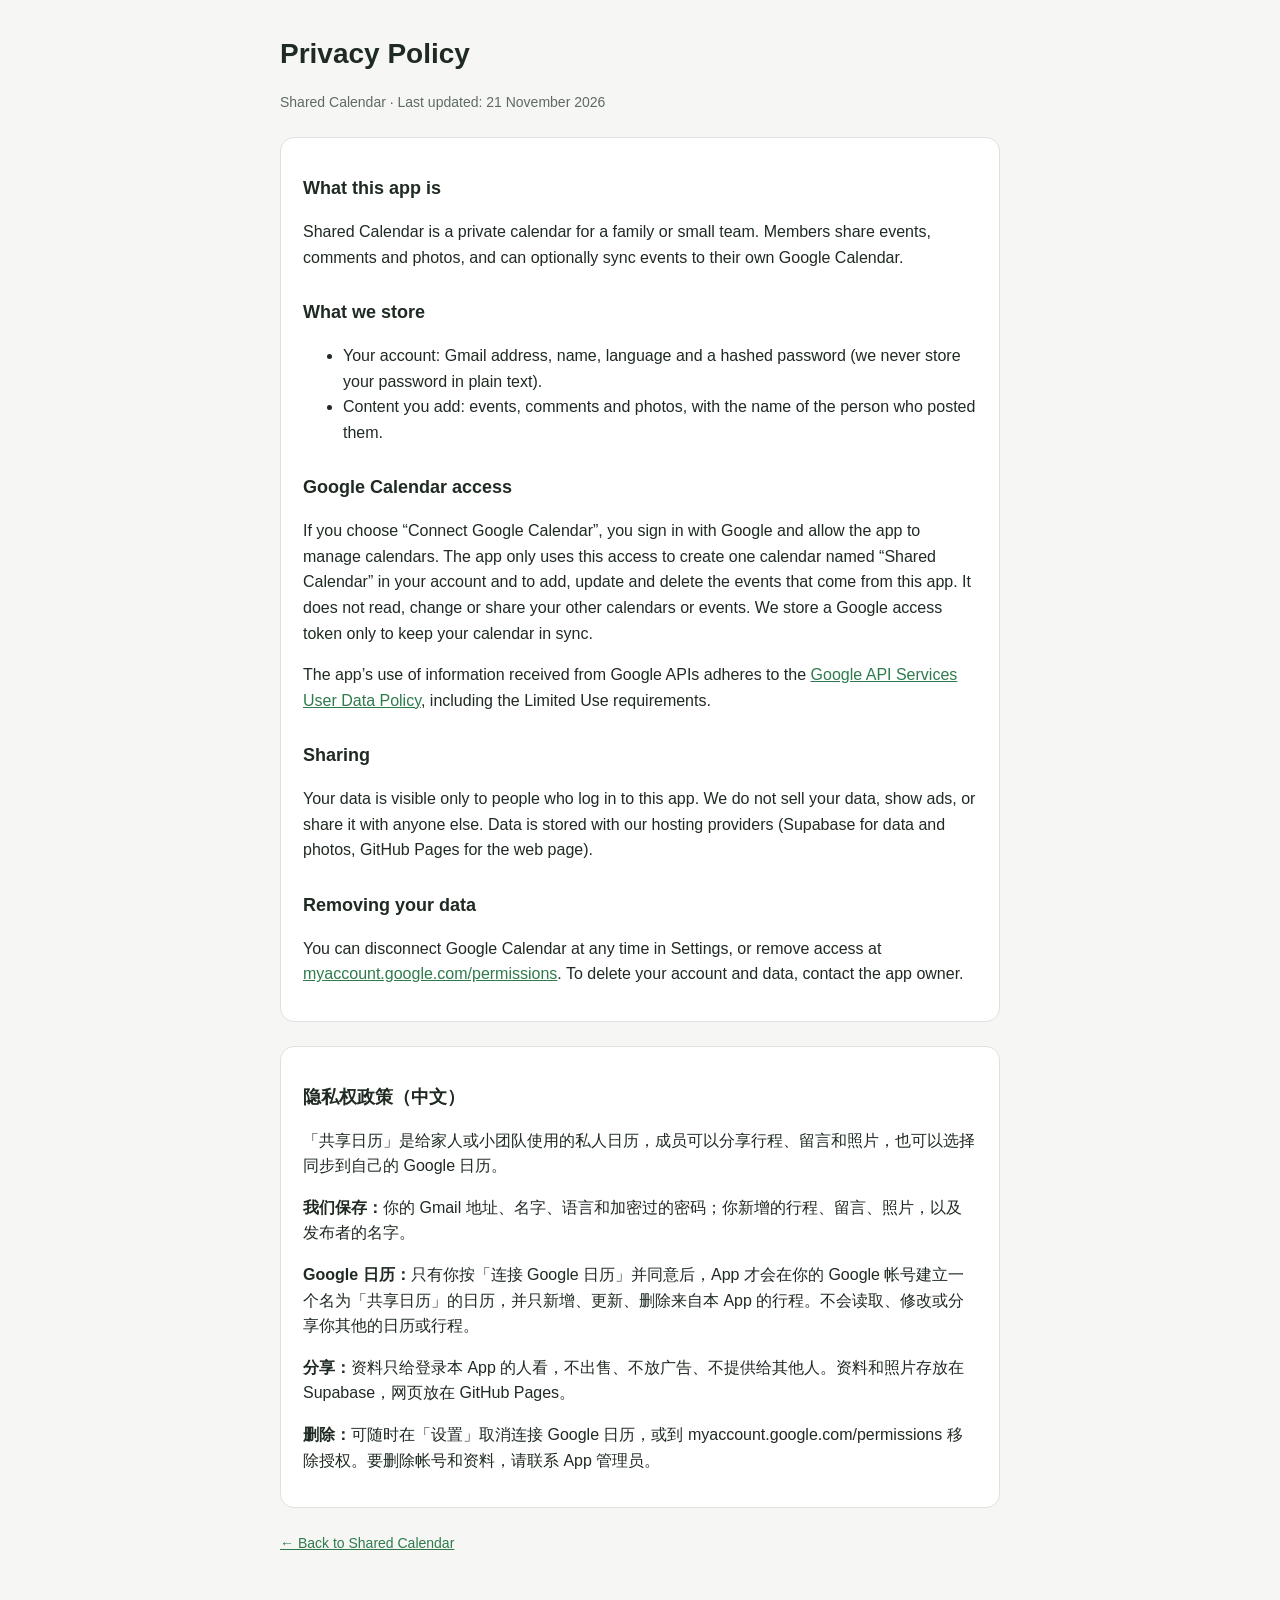
<file: docs/privacy.html>
<!doctype html>
<html lang="en">
<head>
  <meta charset="utf-8" />
  <meta name="viewport" content="width=device-width, initial-scale=1" />
  <title>Privacy Policy · Shared Calendar</title>
  <style>
    :root { --bg: #f6f7f5; --fg: #1f2a22; --muted: #5e6a62; --card: #fff; --line: #dde3dc; --accent: #2f7a4b; }
    @media (prefers-color-scheme: dark) { :root { --bg: #121614; --fg: #e6ece7; --muted: #9aa69f; --card: #1b211d; --line: #2e3832; --accent: #6cbf86; } }
    body { margin: 0; background: var(--bg); color: var(--fg); font: 16px/1.6 -apple-system, BlinkMacSystemFont, "Segoe UI", "PingFang SC", "Noto Sans SC", sans-serif; }
    main { max-width: 720px; margin: 0 auto; padding: 32px max(16px, env(safe-area-inset-left)) 48px max(16px, env(safe-area-inset-right)); }
    h1 { font-size: 28px; margin: 0 0 4px; }
    h2 { font-size: 18px; margin: 28px 0 6px; }
    p, li { color: var(--fg); }
    .muted { color: var(--muted); font-size: 14px; }
    section.lang { background: var(--card); border: 1px solid var(--line); border-radius: 14px; padding: 8px 22px 18px; margin-top: 24px; }
    a { color: var(--accent); }
  </style>
</head>
<body>
<main>
  <h1>Privacy Policy</h1>
  <p class="muted">Shared Calendar · Last updated: 21 November 2026</p>

  <section class="lang" lang="en">
    <h2>What this app is</h2>
    <p>Shared Calendar is a private calendar for a family or small team. Members share events, comments and photos, and can optionally sync events to their own Google Calendar.</p>
    <h2>What we store</h2>
    <ul>
      <li>Your account: Gmail address, name, language and a hashed password (we never store your password in plain text).</li>
      <li>Content you add: events, comments and photos, with the name of the person who posted them.</li>
    </ul>
    <h2>Google Calendar access</h2>
    <p>If you choose “Connect Google Calendar”, you sign in with Google and allow the app to manage calendars. The app only uses this access to create one calendar named “Shared Calendar” in your account and to add, update and delete the events that come from this app. It does not read, change or share your other calendars or events. We store a Google access token only to keep your calendar in sync.</p>
    <p>The app’s use of information received from Google APIs adheres to the <a href="https://developers.google.com/terms/api-services-user-data-policy">Google API Services User Data Policy</a>, including the Limited Use requirements.</p>
    <h2>Sharing</h2>
    <p>Your data is visible only to people who log in to this app. We do not sell your data, show ads, or share it with anyone else. Data is stored with our hosting providers (Supabase for data and photos, GitHub Pages for the web page).</p>
    <h2>Removing your data</h2>
    <p>You can disconnect Google Calendar at any time in Settings, or remove access at <a href="https://myaccount.google.com/permissions">myaccount.google.com/permissions</a>. To delete your account and data, contact the app owner.</p>
  </section>

  <section class="lang" lang="zh-CN">
    <h2>隐私权政策（中文）</h2>
    <p>「共享日历」是给家人或小团队使用的私人日历，成员可以分享行程、留言和照片，也可以选择同步到自己的 Google 日历。</p>
    <p><b>我们保存：</b>你的 Gmail 地址、名字、语言和加密过的密码；你新增的行程、留言、照片，以及发布者的名字。</p>
    <p><b>Google 日历：</b>只有你按「连接 Google 日历」并同意后，App 才会在你的 Google 帐号建立一个名为「共享日历」的日历，并只新增、更新、删除来自本 App 的行程。不会读取、修改或分享你其他的日历或行程。</p>
    <p><b>分享：</b>资料只给登录本 App 的人看，不出售、不放广告、不提供给其他人。资料和照片存放在 Supabase，网页放在 GitHub Pages。</p>
    <p><b>删除：</b>可随时在「设置」取消连接 Google 日历，或到 myaccount.google.com/permissions 移除授权。要删除帐号和资料，请联系 App 管理员。</p>
  </section>

  <p class="muted" style="margin-top:24px"><a href="/">← Back to Shared Calendar</a></p>
</main>
</body>
</html>
</file>
<file: docs/v2.css>
/* The Legend Wedding + WM：第 2 版网站（B2 深色发光设计） */
:root{
  color-scheme:dark;
  --bg:#050b1f;--side:rgba(7,15,38,.92);--panel:rgba(12,24,58,.72);--panel-solid:#0b1633;--panel-2:rgba(37,99,235,.14);--line:rgba(96,150,255,.18);
  --fg:#eaf2ff;--muted:#8fa6cf;--faint:#5b6f96;--amt:#34e5a8;--cyan:#38bdf8;--blue:#2563eb;--bad:#ff6b8a;--ok:#34e5a8;--warn:#ffd166;
  --accent:linear-gradient(135deg,#2563eb,#0ea5e9);--navbg:linear-gradient(90deg,rgba(37,99,235,.55),rgba(37,99,235,.08));
  --glow:rgba(56,189,248,.45);--title:linear-gradient(90deg,#ffffff 30%,#7dd3fc);
  --font:"Inter","Noto Sans SC",system-ui,sans-serif;--font-title:"Playfair Display","Noto Sans SC",Georgia,serif;--r:14px;
}
*{box-sizing:border-box}
html,body{margin:0}
body{font-family:var(--font);font-size:15px;color:var(--fg);min-height:100vh;
  background:radial-gradient(1100px 600px at 90% -10%,rgba(37,99,235,.38),transparent 60%),radial-gradient(900px 520px at -10% 110%,rgba(52,229,168,.16),transparent 60%),var(--bg);background-attachment:fixed}
button,select,input,textarea{font:inherit;color:inherit}
[hidden]{display:none!important}
:focus-visible{outline:2px solid var(--cyan);outline-offset:2px}

/* ---------- layout ---------- */
.app{display:grid;grid-template-columns:260px minmax(0,1fr);min-height:100vh}
.side{background:var(--side);border-right:1px solid var(--line);padding:24px 16px;padding-left:max(16px,env(safe-area-inset-left,0px));display:flex;flex-direction:column;gap:22px;position:sticky;top:0;height:100vh;overflow-y:auto}
.logo{display:flex;align-items:center;gap:12px}
.logo-mark{width:44px;height:44px;border-radius:50%;object-fit:cover;background:#000;box-shadow:0 0 0 1px rgba(255,190,140,.35),0 0 18px rgba(255,170,110,.35);flex:none}
.brand-full{width:min(200px,60vw);height:auto;border-radius:20px;box-shadow:0 0 40px rgba(255,170,110,.18)}
.logo-name{font-size:16px;font-weight:700;letter-spacing:.04em;line-height:1.25;background:var(--title);-webkit-background-clip:text;background-clip:text;color:transparent;max-width:160px}
.logo-cal{color:var(--muted);font-size:12px;margin-top:2px;max-width:170px;overflow:hidden;text-overflow:ellipsis;white-space:nowrap}
.nav-group{display:flex;flex-direction:column;gap:4px}
.nav-label{color:var(--muted);font-size:13px;font-weight:500;padding:0 8px 6px}
.nav-btn{all:unset;box-sizing:border-box;cursor:pointer;display:flex;align-items:center;gap:12px;padding:11px 12px;border-radius:10px;font-weight:500;position:relative}
.nav-btn svg{width:20px;height:20px;flex:none;stroke:currentColor;fill:none;stroke-width:1.8;stroke-linecap:round;stroke-linejoin:round}
.nav-btn:hover{background:var(--panel)}
.nav-btn[aria-current="page"]{background:var(--navbg);color:#fff;box-shadow:inset 3px 0 0 var(--cyan)}
.nav-btn:focus-visible{outline:2px solid var(--cyan);outline-offset:2px}
.nav-btn .count{margin-left:auto;background:var(--bad);color:#fff;font-size:11px;font-weight:700;border-radius:10px;padding:1px 7px}
.side-foot{margin-top:auto;display:flex;align-items:center;gap:10px}
.gear{all:unset;cursor:pointer;width:44px;height:44px;border-radius:12px;display:grid;place-items:center;background:var(--panel);border:1px solid var(--line);flex:none;transition:box-shadow .3s,border-color .3s}
.gear:hover{border-color:var(--cyan);box-shadow:0 0 14px var(--glow)}
.gear svg{width:22px;height:22px;stroke:currentColor;fill:none;stroke-width:1.8;stroke-linecap:round;stroke-linejoin:round}
.me-chip{display:flex;align-items:center;gap:8px;min-width:0;font-weight:600}
.me-chip span:last-child{overflow:hidden;text-overflow:ellipsis;white-space:nowrap}
.avatar{width:32px;height:32px;border-radius:50%;display:inline-grid;place-items:center;font-size:17px;flex:none;background:var(--c,#2563eb);box-shadow:0 0 0 2px rgba(255,255,255,.08)}
.avatar.lg{width:72px;height:72px;font-size:38px}
.avatar.pic{overflow:hidden;background:#0b1530}
.av-edit{position:relative;display:inline-block}
.av-btn{position:relative;display:block;border:0;padding:0;background:none;cursor:pointer;border-radius:50%;color:#fff}
.av-btn .pen{position:absolute;right:-3px;bottom:-3px;width:28px;height:28px;border-radius:50%;background:var(--panel-solid);border:1px solid var(--line);display:grid;place-items:center;box-shadow:0 2px 8px rgba(0,0,0,.4)}
.av-btn .pen svg{width:15px;height:15px}
.ob-out{align-self:flex-start;font-size:13px;margin:-6px 0 2px}
.av-panel{display:flex;flex-direction:column;gap:10px;padding:14px;border:1px solid var(--line);border-radius:14px;background:var(--panel-2)}
.av-panel[hidden]{display:none}
.av-panel .lbl{font-size:13px;font-weight:600;color:var(--muted)}
.av-menu{position:absolute;top:calc(100% + 8px);left:0;z-index:20;background:var(--panel-solid);border:1px solid var(--line);border-radius:12px;padding:4px;display:flex;flex-direction:column;min-width:160px;box-shadow:0 14px 34px rgba(0,0,0,.5)}
.preview .av-menu{left:50%;transform:translateX(-50%)}
.av-menu[hidden]{display:none}
.av-menu button{background:none;border:0;color:inherit;font:inherit;font-size:14px;text-align:left;padding:10px 12px;border-radius:8px;cursor:pointer}
.av-menu button:hover{background:var(--panel-2)}
.av-menu [data-avpick="rm"]{color:#f87171}
[data-theme="light"] .av-btn{color:#0f172a}
.avatar.pic img{width:100%;height:100%;object-fit:cover;display:block;border-radius:50%}
.avatar.sm{width:26px;height:26px;font-size:14px}
.main{min-width:0;display:flex;flex-direction:column}
.top{display:flex;flex-wrap:wrap;align-items:center;gap:12px 20px;justify-content:space-between;padding:18px 28px;padding-right:max(28px,env(safe-area-inset-right,0px));border-bottom:1px solid var(--line);position:sticky;top:0;background:rgba(5,11,31,.72);backdrop-filter:blur(14px);-webkit-backdrop-filter:blur(14px);z-index:5}
.top h1{margin:0;font-size:clamp(22px,2.6vw,32px);font-weight:700;letter-spacing:.02em;background:var(--title);-webkit-background-clip:text;background-clip:text;color:transparent;text-transform:uppercase}
.controls{display:flex;flex-wrap:wrap;gap:10px;align-items:center}
.page{padding:28px;padding-right:max(28px,env(safe-area-inset-right,0px));display:flex;flex-direction:column;gap:22px;max-width:none;width:100%}
.page.wide{max-width:none}
.frame-page{padding:0;max-width:none;flex:1;display:flex}
.frame-page iframe{border:0;width:100%;flex:1;min-height:calc(100vh - 1px);background:transparent}

/* ---------- controls ---------- */
.btn{all:unset;box-sizing:border-box;cursor:pointer;display:inline-flex;align-items:center;justify-content:center;gap:8px;padding:10px 18px;border-radius:10px;font-weight:700;background:var(--accent);color:#fff;box-shadow:0 0 14px var(--glow);transition:transform .25s,box-shadow .25s;text-align:center}
.btn:hover{transform:translateY(-2px);box-shadow:0 0 22px var(--glow)}
.btn:focus-visible{outline:2px solid var(--cyan);outline-offset:2px}
.btn[disabled]{opacity:.5;pointer-events:none}
.btn.ghost{background:transparent;border:1px solid var(--line);color:var(--muted);box-shadow:none;font-weight:600}
.btn.ghost:hover{color:var(--fg);border-color:var(--cyan)}
.btn.danger{background:transparent;border:1px solid rgba(255,107,138,.45);color:var(--bad);box-shadow:none}
.btn.danger.armed{background:var(--bad);color:#fff}
.btn.sm{padding:6px 12px;font-size:13px}
.btn.icon{padding:0;width:40px;height:40px;border-radius:12px}
.btn svg,.icon-btn svg{width:20px;height:20px;stroke:currentColor;fill:none;stroke-width:1.9;stroke-linecap:round;stroke-linejoin:round}
.icon-btn{all:unset;cursor:pointer;width:40px;height:40px;border-radius:12px;display:grid;place-items:center;background:var(--panel);border:1px solid var(--line);position:relative;flex:none}
.icon-btn:hover{border-color:var(--cyan);box-shadow:0 0 14px var(--glow)}
.icon-btn:focus-visible{outline:2px solid var(--cyan);outline-offset:2px}
.icon-btn .dot{position:absolute;top:-4px;right:-4px;min-width:18px;height:18px;border-radius:9px;background:var(--bad);color:#fff;font-size:11px;font-weight:700;display:grid;place-items:center;padding:0 4px}
.seg{display:inline-flex;flex-wrap:wrap;background:var(--panel);border:1px solid var(--line);border-radius:10px;padding:3px;gap:2px}
.seg button{all:unset;cursor:pointer;padding:7px 14px;border-radius:7px;color:var(--muted);font-weight:600;font-size:14px}
.seg button[aria-pressed="true"]{background:var(--accent);color:#fff;box-shadow:0 0 14px var(--glow)}
.seg button:focus-visible{outline:2px solid var(--cyan)}
.field{display:flex;flex-direction:column;gap:8px;min-width:0}
.field > label,.field > .lbl{font-size:13px;font-weight:600;color:var(--muted)}
.input,select.input,textarea.input{width:100%;background:rgba(3,8,24,.7);border:1px solid var(--line);border-radius:10px;padding:10px 14px;color-scheme:dark;min-width:0}
textarea.input{min-height:90px;resize:vertical}
.input:focus{border-color:var(--cyan);outline:none;box-shadow:0 0 0 3px rgba(56,189,248,.18)}
.row{display:flex;gap:12px;flex-wrap:wrap;align-items:flex-end}
.row > .field{flex:1 1 150px}
.check{display:inline-flex;align-items:center;gap:10px;cursor:pointer;font-weight:600}
.check input{width:20px;height:20px;accent-color:#0ea5e9}
.err{color:var(--bad);font-size:14px;margin:0}

/* ---------- cards ---------- */
.card{background:var(--panel);border:1px solid var(--line);border-radius:var(--r);padding:22px 24px;display:flex;flex-direction:column;gap:16px;min-width:0;backdrop-filter:blur(10px);-webkit-backdrop-filter:blur(10px);box-shadow:0 12px 32px rgba(0,0,0,.45),inset 0 1px 0 rgba(255,255,255,.05)}
.card h2{margin:0;font-size:19px;font-weight:700}
.card-head{display:flex;align-items:center;justify-content:space-between;gap:12px;flex-wrap:wrap}
.eyebrow{color:var(--cyan);letter-spacing:.08em;font-weight:600;font-size:13px;text-transform:uppercase}
.title{margin:2px 0 0;font-size:clamp(28px,4.4vw,42px);font-weight:700;line-height:1.1;text-transform:uppercase;letter-spacing:.01em;background:var(--title);-webkit-background-clip:text;background-clip:text;color:transparent}
.grid2{display:grid;grid-template-columns:repeat(auto-fit,minmax(min(100%,380px),1fr));gap:18px;align-items:start}
.empty{color:var(--muted);margin:0}
.warn-bar{all:unset;box-sizing:border-box;cursor:pointer;display:flex;align-items:center;justify-content:space-between;gap:12px;flex-wrap:wrap;padding:14px 18px;border-radius:12px;background:rgba(255,107,138,.1);border:1px solid rgba(255,107,138,.35);color:var(--bad);font-weight:700}
.warn-bar:focus-visible{outline:2px solid var(--bad)}

/* ---------- calendar ---------- */
.cal-head{display:flex;align-items:center;gap:10px;flex-wrap:wrap}
.cal-month{font-size:26px;font-weight:800;min-width:170px}
.cal-grid{display:grid;grid-template-columns:repeat(7,minmax(0,1fr));border:1px solid var(--line);border-radius:var(--r);overflow:hidden;background:var(--panel)}
.cal-dow{padding:12px 8px;font-size:14px;font-weight:700;color:var(--muted);letter-spacing:.04em;text-transform:uppercase;border-bottom:1px solid var(--line);text-align:center}
.cal-cell{all:unset;box-sizing:border-box;cursor:pointer;min-height:150px;padding:8px;border-right:1px solid var(--line);border-bottom:1px solid var(--line);display:flex;flex-direction:column;gap:3px;min-width:0;transition:background .2s}
.cal-cell:nth-child(7n){border-right:none}
.cal-cell:hover{background:rgba(56,189,248,.06)}
.cal-cell:focus-visible{outline:2px solid var(--cyan);outline-offset:-2px}
.cal-cell.out{opacity:.38}
.cal-cell.sel{background:rgba(37,99,235,.18)}
.cal-num{font-size:16px;font-weight:700;color:var(--muted);width:32px;height:32px;display:grid;place-items:center;border-radius:50%}
.cal-cell.today .cal-num{background:var(--accent);color:#fff;box-shadow:0 0 12px var(--glow)}
.chip{display:flex;align-items:center;gap:5px;font-size:14px;line-height:1.35;padding:4px 8px;border-radius:7px;background:linear-gradient(135deg,var(--c,#3b82f6) 0%,color-mix(in srgb,var(--c,#3b82f6) 68%,#0b1633) 100%);color:#08101f;border:none;box-shadow:0 2px 8px color-mix(in srgb,var(--c,#3b82f6) 30%,transparent);overflow:hidden;white-space:nowrap;text-overflow:ellipsis;min-width:0;font-family:inherit;cursor:pointer;text-align:left}
.chip b{font-weight:700}
.chip b{font-weight:600;overflow:hidden;text-overflow:ellipsis}
.chip.untag{box-shadow:0 0 0 2px var(--bad)}
.chip-more{font-size:13px;font-weight:600;color:var(--muted);padding-left:6px}
.day-list{display:flex;flex-direction:column;gap:8px}
.ev-row{all:unset;box-sizing:border-box;cursor:pointer;display:grid;grid-template-columns:auto minmax(0,1fr) auto;gap:12px;align-items:center;padding:12px 14px;border-radius:12px;background:rgba(255,255,255,.03);border:1px solid var(--line);border-left:4px solid var(--c,#3b82f6);transition:border-color .2s,background .2s}
.ev-row:hover{background:rgba(56,189,248,.07)}
.ev-row:focus-visible{outline:2px solid var(--cyan)}
.ev-time{font-size:15px;color:var(--muted);font-variant-numeric:tabular-nums;min-width:64px}
.ev-title{font-size:17px;font-weight:700;overflow:hidden;text-overflow:ellipsis;white-space:nowrap}
.ev-sub{font-size:14px;color:var(--muted);margin-top:2px;overflow:hidden;text-overflow:ellipsis;white-space:nowrap}
.tag{display:inline-flex;align-items:center;gap:4px;font-size:12px;font-weight:700;padding:3px 9px;border-radius:20px;background:var(--panel-2);border:1px solid var(--line);white-space:nowrap}
.tag.bad{color:var(--bad);border-color:rgba(255,107,138,.45);background:rgba(255,107,138,.1)}
.tag.ok{color:var(--amt);border-color:rgba(52,229,168,.4)}
.tag i{width:9px;height:9px;border-radius:50%;background:var(--c);display:inline-block;box-shadow:0 0 8px var(--c)}

/* ---------- 一天的时间轴 ---------- */
dialog#dlg-day{max-width:min(560px,calc(100vw - 24px))}
.day-dlg{overflow:hidden}
.day-head{display:flex;align-items:center;gap:16px;padding:16px 18px 10px}
.day-date{display:flex;flex-direction:column;align-items:center;min-width:48px}
.day-date span{font-size:12px;font-weight:800;letter-spacing:.04em;color:var(--cyan)}
.day-date b{font-size:28px;font-weight:800;line-height:1.1;width:46px;height:46px;display:grid;place-items:center;border-radius:50%}
.day-date b.today{background:var(--accent);color:#fff;box-shadow:0 0 14px var(--glow)}
.day-month{flex:1;font-size:18px;font-weight:700;color:var(--muted)}
.day-new{all:unset;box-sizing:border-box;cursor:pointer;margin:0 18px 10px;display:flex;align-items:center;justify-content:center;gap:8px;padding:12px;border-radius:14px;border:1px dashed color-mix(in srgb,var(--cyan) 55%,transparent);color:var(--fg);font-weight:700;position:relative}
.day-new:hover{background:var(--panel-2)}
.day-new:focus-visible{outline:2px solid var(--cyan)}
.day-new svg{width:18px;height:18px;stroke:currentColor;fill:none;stroke-width:2.2;stroke-linecap:round}
.day-allday{display:flex;flex-wrap:wrap;gap:6px;align-items:center;padding:0 18px 10px}
.day-allday .lbl{font-size:12px;font-weight:700;color:var(--muted);margin-right:4px}
.day-scroll{max-height:min(62vh,560px);overflow-y:auto;border-top:1px solid var(--line);background:rgba(3,8,24,.35)}
.tl{position:relative}
.tl-hour{position:absolute;left:0;right:0;border-top:1px solid var(--line);cursor:pointer}
.tl-hour:hover{background:rgba(56,189,248,.05)}
.tl-hour span{position:absolute;left:8px;top:-9px;font-size:12px;color:var(--muted);background:var(--panel-solid);padding:0 4px;font-variant-numeric:tabular-nums}
.tl::before{content:"";position:absolute;top:0;bottom:0;left:60px;border-left:1px solid var(--line)}
.tl-now{position:absolute;left:60px;right:0;height:2px;background:var(--bad);box-shadow:0 0 8px var(--bad);z-index:3}
.tl-now::before{content:"";position:absolute;left:-5px;top:-4px;width:10px;height:10px;border-radius:50%;background:var(--bad)}
.tl-ev{all:unset;box-sizing:border-box;cursor:pointer;position:absolute;z-index:2;padding:5px 8px;border-radius:8px;overflow:hidden;display:flex;flex-direction:column;gap:1px;
  background:linear-gradient(135deg,var(--c) 0%,color-mix(in srgb,var(--c) 68%,#0b1633) 100%);color:#08101f;box-shadow:0 4px 12px color-mix(in srgb,var(--c) 35%,transparent)}
.tl-ev b{font-size:13px;font-weight:800;white-space:nowrap;overflow:hidden;text-overflow:ellipsis}
.tl-ev span{font-size:12px;font-weight:600;opacity:.8}
.tl-ev:focus-visible{outline:2px solid #fff}

/* ---------- 模板卡片（下面列出各自的标签） ---------- */
.tpl-cards{display:grid;grid-template-columns:repeat(3,minmax(0,1fr));gap:10px;align-items:start}
.tpl-card{display:flex;flex-direction:column;gap:10px;padding:10px;border-radius:14px;border:1px solid var(--line);background:rgba(255,255,255,.02);transition:border-color .2s,background .2s}
.tpl-card[data-on="true"]{border-color:var(--cyan);background:var(--panel-2)}
.tpl-card .labels{gap:6px}
.tpl-card .lab{font-size:13px;padding:6px 10px}
@media (max-width:640px){.tpl-cards{grid-template-columns:minmax(0,1fr)}}

/* ---------- 密码的眼睛 ---------- */
.pw-wrap{position:relative}
.pw-wrap .input{padding-right:48px}
.eye{all:unset;cursor:pointer;position:absolute;right:6px;top:50%;transform:translateY(-50%);width:36px;height:36px;border-radius:8px;display:grid;place-items:center;color:var(--muted)}
.eye:hover{color:var(--fg)}
.eye:focus-visible{outline:2px solid var(--cyan)}
.eye svg{width:20px;height:20px;stroke:currentColor;fill:none;stroke-width:1.8;stroke-linecap:round;stroke-linejoin:round}

/* ---------- dialogs ---------- */
dialog{border:none;padding:0;background:transparent;color:var(--fg);max-width:min(620px,calc(100vw - 24px));width:100%;max-height:calc(100dvh - 24px)}
dialog::backdrop{background:rgba(2,6,16,.72);backdrop-filter:blur(4px)}
.dlg{background:var(--panel-solid);border:1px solid var(--line);border-radius:18px;box-shadow:0 24px 60px rgba(0,0,0,.6),0 0 30px rgba(56,189,248,.12);display:flex;flex-direction:column;max-height:calc(100dvh - 24px)}
.dlg-head{display:flex;align-items:center;justify-content:space-between;gap:12px;padding:18px 22px;border-bottom:1px solid var(--line)}
.dlg-head h2{margin:0;font-size:20px;font-weight:800;min-width:0;overflow-wrap:anywhere}
.dlg-body{padding:20px 22px;display:flex;flex-direction:column;gap:16px;overflow-y:auto}
.dlg-foot{display:flex;gap:10px;justify-content:flex-end;flex-wrap:wrap;padding:14px 22px;border-top:1px solid var(--line)}
.dlg-foot .spacer{flex:1}
dialog.sheet{margin:0 0 0 auto;height:100dvh;max-height:100dvh;max-width:min(520px,100vw)}
/* 手机 / 平板（触控屏，包括开「桌面版网站」）：设置铺满整个画面 */
@media (hover:none),(max-width:860px){dialog.sheet{width:100vw;max-width:100vw}dialog.sheet .dlg{border-radius:0}}
dialog.sheet .dlg{height:100%;max-height:none;border-radius:18px 0 0 18px}
@media (prefers-reduced-motion:no-preference){
  dialog[open] .dlg.anim{animation:pop .3s cubic-bezier(.2,.8,.2,1)}
  dialog.sheet[open] .dlg.anim{animation:slideIn .35s cubic-bezier(.2,.8,.2,1)}
  @keyframes pop{from{opacity:0;transform:translateY(14px) scale(.98)}}
  @keyframes slideIn{from{transform:translateX(40px);opacity:0}}
}
.sec{display:flex;flex-direction:column;gap:12px;padding-bottom:18px;border-bottom:1px solid var(--line)}
.sec:last-child{border-bottom:none}
.sec h3{margin:0;font-size:14px;font-weight:800;letter-spacing:.06em;text-transform:uppercase;color:var(--cyan)}

/* template + ticks */
.tpl-row{display:grid;grid-template-columns:repeat(3,minmax(0,1fr));gap:8px}
.tpl-btn{all:unset;box-sizing:border-box;cursor:pointer;text-align:center;padding:12px 8px;border-radius:12px;border:1px solid var(--line);background:rgba(255,255,255,.03);font-weight:700;transition:all .2s}
.tpl-btn[aria-pressed="true"]{background:var(--accent);border-color:transparent;color:#fff;box-shadow:0 0 16px var(--glow)}
.tpl-btn:focus-visible{outline:2px solid var(--cyan)}
.ticks{display:flex;flex-direction:column;gap:10px;padding:14px;border-radius:12px;background:var(--panel-2);border:1px solid var(--line)}
.labels{display:flex;flex-wrap:wrap;gap:8px}
.lab{all:unset;box-sizing:border-box;cursor:pointer;display:inline-flex;align-items:center;gap:7px;padding:7px 12px;border-radius:20px;border:1px solid color-mix(in srgb,var(--c,#8fa6cf) 38%,transparent);background:color-mix(in srgb,var(--c,#8fa6cf) 13%,transparent);font-size:14px;font-weight:600;transition:background .2s,box-shadow .2s}
.lab i{width:12px;height:12px;border-radius:50%;background:var(--c);box-shadow:0 0 8px var(--c)}
.lab[aria-pressed="true"]{border-color:var(--c);background:color-mix(in srgb,var(--c) 30%,transparent);box-shadow:0 0 14px color-mix(in srgb,var(--c) 45%,transparent)}
.lab:focus-visible{outline:2px solid var(--cyan)}
.lab.add{border-style:dashed;color:var(--cyan);font-size:18px;padding:4px 14px}
.swatches{display:grid;grid-template-columns:repeat(10,minmax(0,1fr));gap:8px}
.sw{all:unset;cursor:pointer;aspect-ratio:1;border-radius:50%;background:var(--c);box-shadow:0 0 0 2px transparent;transition:transform .2s,box-shadow .2s}
.sw[aria-pressed="true"]{box-shadow:0 0 0 3px var(--panel-solid),0 0 0 5px #fff;transform:scale(1.08)}
.sw:focus-visible{outline:2px solid var(--cyan);outline-offset:3px}
.emojis{display:grid;grid-template-columns:repeat(auto-fill,minmax(44px,1fr));gap:6px}
.emo{all:unset;cursor:pointer;font-size:24px;text-align:center;padding:6px 0;border-radius:10px;border:1px solid transparent}
.emo[aria-pressed="true"]{background:var(--panel-2);border-color:var(--cyan)}
.emo:focus-visible{outline:2px solid var(--cyan)}

/* detail */
.meta{display:flex;flex-wrap:wrap;gap:8px}
.notes{white-space:pre-wrap;line-height:1.6;margin:0}
.feed{display:flex;flex-direction:column;gap:10px}
.post{display:grid;grid-template-columns:auto minmax(0,1fr) auto;gap:10px;align-items:start}
.post-who{font-size:13px;color:var(--muted)}
.post-who b{color:var(--fg)}
.post-body{margin-top:3px;white-space:pre-wrap;overflow-wrap:anywhere}
.post img{max-width:100%;max-height:260px;border-radius:10px;display:block;margin-top:6px;cursor:zoom-in}
.post .x{all:unset;cursor:pointer;color:var(--faint);font-size:12px;padding:2px 6px}
.post .x:hover{color:var(--bad)}
.log{font-size:12px;color:var(--faint)}
.composer{display:flex;flex-direction:column;gap:10px}
.thumbs{display:flex;gap:8px;flex-wrap:wrap}
.thumbs img{width:64px;height:64px;object-fit:cover;border-radius:8px}

/* people, labels, activity, settings lists */
.people{display:grid;grid-template-columns:repeat(auto-fill,minmax(230px,1fr));gap:14px}
.person{display:flex;align-items:center;gap:12px;padding:14px;border-radius:14px;background:rgba(255,255,255,.03);border:1px solid var(--line);min-width:0}
.person .avatar{width:46px;height:46px;font-size:24px}
.person-name{font-weight:700;overflow:hidden;text-overflow:ellipsis;white-space:nowrap}
.person-sub{font-size:13px;color:var(--muted)}
.person .grow{flex:1;min-width:0}
.list{display:flex;flex-direction:column;gap:8px}
.item{display:flex;align-items:center;gap:12px;padding:12px 14px;border-radius:12px;background:rgba(255,255,255,.03);border:1px solid var(--line);min-width:0;flex-wrap:wrap}
.item .grow{flex:1;min-width:140px}
.item .sub{font-size:13px;color:var(--muted)}
.act-when{font-size:12px;color:var(--faint);white-space:nowrap}
.act-text b{font-weight:700}
.link-box{display:flex;gap:8px;align-items:center;flex-wrap:wrap}
.link-box .input{flex:1 1 220px;font-size:13px}

/* ---------- auth + onboarding ---------- */
.gate{min-height:100vh;display:grid;place-items:center;padding:24px}
.gate-card{width:min(440px,100%);background:var(--panel-solid);border:1px solid var(--line);border-radius:22px;padding:32px 28px;display:flex;flex-direction:column;gap:18px;box-shadow:0 30px 70px rgba(0,0,0,.6),0 0 40px rgba(56,189,248,.14)}
.gate-card.wide{width:min(560px,100%)}
.gate-logo{display:flex;flex-direction:column;align-items:center;gap:10px;text-align:center}
 
.gate-logo h1{margin:0;font-size:22px;letter-spacing:.02em;background:var(--title);-webkit-background-clip:text;background-clip:text;color:transparent}
.linkish{all:unset;cursor:pointer;color:var(--cyan);font-weight:600;font-size:14px;text-align:center}
.linkish:hover{text-decoration:underline}
.linkish:focus-visible{outline:2px solid var(--cyan)}
.steps{display:flex;gap:6px;justify-content:center}
.steps i{width:8px;height:8px;border-radius:4px;background:var(--line);transition:width .3s,background .3s}
.steps i.on{width:26px;background:var(--cyan)}
.preview{display:flex;justify-content:center}
.bd-row{display:grid;grid-template-columns:1fr 1fr;gap:10px}
.notice{margin:0;padding:12px 14px;border-radius:12px;background:var(--panel-2);border:1px solid var(--line);line-height:1.55;font-size:14px}
.choice{display:grid;grid-template-columns:1fr 1fr;gap:10px}
.welcome{position:fixed;inset:0;z-index:100;display:grid;place-items:center;background:radial-gradient(circle at center,rgba(37,99,235,.35),rgba(5,11,31,.98) 60%);pointer-events:none}
.welcome .big{display:flex;flex-direction:column;align-items:center;gap:16px;text-align:center}
.welcome .avatar{width:120px;height:120px;font-size:64px;box-shadow:0 0 60px var(--glow)}
.welcome h2{margin:0;font-size:clamp(26px,5vw,40px);letter-spacing:.04em;background:var(--title);-webkit-background-clip:text;background-clip:text;color:transparent}
.spark{position:absolute;width:10px;height:10px;border-radius:50%;left:50%;top:50%}
@media (prefers-reduced-motion:no-preference){
  .welcome{animation:wIn 2.6s ease forwards}
  .welcome .avatar{animation:wPop 1s cubic-bezier(.2,1.4,.4,1) both}
  .welcome h2{animation:wRise .9s .35s cubic-bezier(.2,.8,.2,1) both}
  .spark{animation:burst 1.4s cubic-bezier(.1,.8,.3,1) forwards}
  @keyframes wIn{0%{opacity:0}12%{opacity:1}78%{opacity:1}100%{opacity:0}}
  @keyframes wPop{from{transform:scale(0) rotate(-40deg)}}
  @keyframes wRise{from{opacity:0;transform:translateY(20px)}}
  @keyframes burst{from{transform:translate(-50%,-50%) scale(1);opacity:1}to{transform:translate(calc(-50% + var(--x)),calc(-50% + var(--y))) scale(.2);opacity:0}}
}
@media (prefers-reduced-motion:reduce){.welcome{animation:wFade 1.6s ease forwards}@keyframes wFade{0%,70%{opacity:1}100%{opacity:0}}}

/* ---------- 新增活动成功 ---------- */
.saved-burst{position:fixed;inset:0;z-index:125;display:grid;place-items:center;pointer-events:none}
.sb-card{display:flex;flex-direction:column;align-items:center;gap:10px;padding:26px 38px;border-radius:24px;background:var(--panel-solid);border:1px solid var(--cyan);box-shadow:0 24px 60px rgba(0,0,0,.6),0 0 40px var(--glow)}
.sb-card b{font-size:clamp(22px,4vw,30px);font-weight:800;letter-spacing:.02em;background:var(--title);-webkit-background-clip:text;background-clip:text;color:transparent}
.sb-card span{font-size:26px;line-height:1}
.saved-burst i{position:absolute;left:50%;top:50%;font-style:normal;font-size:22px;opacity:0}
@media (prefers-reduced-motion:no-preference){
  .saved-burst{animation:sbOut 1.7s ease forwards}
  .sb-card{animation:sbPop .55s cubic-bezier(.2,1.5,.4,1) both}
  .sb-card .avatar{animation:sbBounce .9s .15s cubic-bezier(.3,1.6,.5,1) both}
  .saved-burst i{animation:burst 1.1s cubic-bezier(.1,.8,.3,1) forwards}
  @keyframes sbPop{from{transform:scale(.6);opacity:0}}
  @keyframes sbBounce{0%{transform:scale(.3) rotate(-25deg)}60%{transform:scale(1.15) rotate(8deg)}100%{transform:none}}
  @keyframes sbOut{0%,75%{opacity:1}100%{opacity:0}}
}
@media (prefers-reduced-motion:reduce){.saved-burst{animation:wFade 1.7s ease forwards}.saved-burst i{display:none}}

/* ---------- 照片空间 ---------- */
.meter{height:12px;border-radius:6px;background:rgba(143,166,207,.14);overflow:hidden}
.meter i{display:block;height:100%;border-radius:6px;background:linear-gradient(90deg,#2563eb,#34e5a8);box-shadow:0 0 12px var(--glow);transition:width .8s cubic-bezier(.2,.8,.2,1)}
.meter.warn i{background:linear-gradient(90deg,#f59e0b,#ffd166)}
.meter.bad i{background:linear-gradient(90deg,#ef4444,#ff6b8a)}
.sub{font-size:13px;color:var(--muted)}

/* ---------- 点击波纹 ---------- */
.rip-wrap{position:absolute;inset:0;overflow:hidden;border-radius:inherit;pointer-events:none;z-index:0}
.ripple{position:absolute;border-radius:50%;background:radial-gradient(circle,rgba(255,255,255,.5) 0%,rgba(186,230,253,.32) 40%,rgba(125,211,252,.12) 62%,transparent 72%);transform:scale(0);animation:ripple .75s ease-out forwards}
@keyframes ripple{0%{transform:scale(0);opacity:1}55%{opacity:.85}100%{transform:scale(1);opacity:0}}

/* ---------- 骨架屏：高光闪过 ---------- */
.sk{display:block;border-radius:10px;background:linear-gradient(100deg,rgba(143,166,207,.08) 30%,rgba(186,220,255,.22) 50%,rgba(143,166,207,.08) 70%);background-size:250% 100%;animation:shimmer 1.4s ease-in-out infinite}
@keyframes shimmer{from{background-position:120% 0}to{background-position:-120% 0}}
.sk-row{width:100%;border-radius:12px}
.sk-chip{height:22px;border-radius:6px}
.sk-person{height:76px;border-radius:14px}
.sk-card{height:160px;border-radius:var(--r)}
.sk-card.tall{height:300px}
.sk-grid3{display:grid;grid-template-columns:repeat(auto-fit,minmax(min(100%,200px),1fr));gap:18px}
.sk-grid2{display:grid;grid-template-columns:repeat(auto-fit,minmax(min(100%,320px),1fr));gap:18px}
.frame-page{position:relative}
.frame-sk{position:absolute;inset:0;z-index:2;padding:24px 28px;display:flex;flex-direction:column;gap:22px;background:var(--bg);transition:opacity .35s ease}
.frame-sk.gone{opacity:0;pointer-events:none}
@media (prefers-reduced-motion:reduce){.sk{animation:none}}

/* ---------- 错峰进场 ---------- */
@media (prefers-reduced-motion:no-preference){
  .rise{animation:riseIn .55s cubic-bezier(.2,.8,.2,1) backwards;animation-delay:calc(min(var(--i,0),14) * 55ms)}
  @keyframes riseIn{from{opacity:0;transform:translateY(16px)}}
}

/* ---------- toast + notification popup ---------- */
.toasts{position:fixed;z-index:120;left:50%;bottom:calc(22px + env(safe-area-inset-bottom,0px));transform:translateX(-50%);display:flex;flex-direction:column;gap:8px;align-items:center;pointer-events:none}
.toast{background:var(--panel-solid);border:1px solid var(--line);border-radius:12px;padding:11px 18px;box-shadow:0 12px 30px rgba(0,0,0,.5);font-weight:600;animation:pop .25s ease}
.toast.bad{border-color:var(--bad);color:var(--bad)}
.pops{position:fixed;z-index:110;right:calc(18px + env(safe-area-inset-right,0px));top:calc(90px + env(safe-area-inset-top,0px));display:flex;flex-direction:column;gap:10px;width:min(360px,calc(100vw - 36px))}
.pop{background:var(--panel-solid);border:1px solid var(--cyan);border-radius:14px;padding:14px 16px;box-shadow:0 18px 40px rgba(0,0,0,.6),0 0 24px var(--glow);display:flex;gap:12px;align-items:flex-start;animation:slideIn .35s cubic-bezier(.2,.8,.2,1)}
.pop.bad{border-color:var(--bad);box-shadow:0 18px 40px rgba(0,0,0,.6),0 0 24px rgba(255,107,138,.35)}
.pop .grow{flex:1;min-width:0;line-height:1.5;overflow-wrap:anywhere}
.pop .grow b{display:block;margin-bottom:2px}
.pop-acts{display:flex;gap:8px;margin-top:8px;flex-wrap:wrap}
.bell-list{display:flex;flex-direction:column;gap:8px}
.bell-item{padding:12px 14px;border-radius:12px;border:1px solid var(--line);background:rgba(255,255,255,.03);line-height:1.5}
.bell-item.unread{border-color:var(--cyan);background:var(--panel-2)}
.bell-item .act-when{display:block;margin-top:4px}

@media (max-width:860px){
  .app{grid-template-columns:minmax(0,1fr)}
  .side{position:sticky;z-index:6;height:auto;flex-direction:row;flex-wrap:nowrap;align-items:center;gap:8px;padding:10px 12px;border-right:none;border-bottom:1px solid var(--line);overflow-x:auto;overflow-y:hidden}
  .logo-name,.logo-cal,.nav-label,.me-chip{display:none}
  .logo-mark{width:36px;height:36px;font-size:15px}
  .nav-group{flex-direction:row;gap:2px}
  .nav-btn{padding:9px 10px;white-space:nowrap}
  .nav-btn span.t{display:none}
  .nav-btn[aria-current="page"] span.t{display:inline}
  .side-foot{margin:0 0 0 auto}
  .top{position:static;padding:14px 16px}
  .page{padding:18px 16px}
  .cal-cell{min-height:74px;padding:4px}
  .chip{font-size:0;padding:0;height:6px;border-left:none;background:var(--c)}
  .chip-more{font-size:10px;padding:0}
  .swatches{grid-template-columns:repeat(5,minmax(0,1fr))}
  dialog.sheet .dlg{border-radius:0}
}

/* Calendar 顶部的搜索按钮：长方形 + 文字 */
.btn.search-btn svg{width:18px;height:18px;fill:none;stroke:currentColor;stroke-width:2;stroke-linecap:round}

/* 所有页面：英文每个字的第一个字母大写（中文不受影响）；用户自己输入的内容（标题、备注、留言、Email、输入框）保持原样 */
/* 英文：标题、按钮、分页、栏位名称、标签 → 每个字第一个字母大写；句子 → 一般句子写法（只有第一个字大写） */
h1,h2,h3,button,.btn,.nav-btn,.tag,label,.lbl,.ef-cap,.tick-l,th,.kpi-label,.cal-dow,.day-month,.top h1{text-transform:capitalize}
input,textarea,select,.raw,.ev-title,.notes,.post-body,.tl-ev b,.chip,.ev-row .ev-sub,.ef-q-body,[data-ev] b{text-transform:none}

/* 字体：标题 Playfair Display（婚礼风格的衬线字，c / e 清楚），内文与数字 Inter（中文 Noto Sans SC）；分析页的大标题特别粗 */
h1,h2,h3,.title,.logo-name,.cal-month,.tot-head{font-family:var(--font-title);font-weight:700}

/* 电脑（有滑鼠）：左边栏平时是细细的图标栏，滑鼠移过去就展开（浮在页面上，不推动内容）；内容占满整个页面 */
@media (min-width:861px) and (hover:hover){
  .app{grid-template-columns:72px minmax(0,1fr)}
  .side{width:72px;z-index:30;padding:24px 14px;overflow-x:hidden;transition:width .28s cubic-bezier(.2,.8,.2,1) .12s,box-shadow .28s .12s}
  .side:hover,.side:has(:focus-visible){width:260px;background:#070f26;backdrop-filter:blur(14px);-webkit-backdrop-filter:blur(14px);box-shadow:12px 0 40px rgba(0,0,0,.55);transition-delay:0s}
  .logo-cal,.nav-label,.nav-btn .t,.me-chip{white-space:nowrap}
  .logo-name{min-width:170px}
  .logo-name,.logo-cal,.nav-label,.nav-btn .t,.me-chip{opacity:0;transition:opacity .18s .1s}
  .side:hover .logo-name,.side:hover .logo-cal,.side:hover .nav-label,.side:hover .nav-btn .t,.side:hover .me-chip,
  .side:has(:focus-visible) .logo-name,.side:has(:focus-visible) .logo-cal,.side:has(:focus-visible) .nav-label,.side:has(:focus-visible) .nav-btn .t,.side:has(:focus-visible) .me-chip{opacity:1}
  .nav-btn{padding:11px 10px}
  .side:not(:hover):not(:focus-within) .nav-btn .count{position:absolute;top:3px;left:26px;font-size:9px;padding:0 4px}
}
@media (min-width:861px) and (hover:hover) and (prefers-reduced-motion:reduce){
  .side,.logo-name,.logo-cal,.nav-label,.nav-btn .t,.me-chip{transition:none}
}

/* 读取中：顶部小胶囊，三颗小球轮流弹跳（压扁再弹起，咚咚咚） */
.busy-pill{position:fixed;top:calc(env(safe-area-inset-top,0px) + 14px);left:50%;z-index:200;display:flex;align-items:center;gap:10px;padding:8px 16px 8px 14px;border-radius:999px;background:rgba(7,15,38,.92);border:1px solid var(--line);box-shadow:0 10px 30px rgba(0,0,0,.45),0 0 18px var(--glow);color:var(--fg);font-size:14px;transform:translate(-50%,-140%);opacity:0;pointer-events:none;transition:transform .35s cubic-bezier(.34,1.56,.64,1),opacity .25s}
.busy-pill.on{transform:translate(-50%,0);opacity:1}
.busy-pill b{font-weight:600}
.dong{display:inline-flex;align-items:flex-end;gap:5px;height:18px}
.dong i{width:8px;height:8px;border-radius:50%;background:var(--cyan);transform-origin:50% 100%;animation:dong .9s cubic-bezier(.3,0,.3,1) infinite}
.dong i:nth-child(2){background:#f5c451;animation-delay:.15s}
.dong i:nth-child(3){background:#6d8bff;animation-delay:.3s}
@keyframes dong{0%,100%{transform:translateY(0) scale(1.35,.7)}12%{transform:translateY(0) scale(1)}45%{transform:translateY(-10px) scale(.9,1.12)}75%{transform:translateY(0) scale(1.1,.9)}}
@media (prefers-reduced-motion:reduce){.dong i{animation:none}.busy-pill{transition:opacity .2s}}

/* 手机 / 安装的 App：打开就是日历 —— 分页按钮放到底部（像一般手机 App），上面只留一排小图示 */
@media (max-width:860px){
  .side{position:fixed;left:0;right:0;bottom:0;top:auto;z-index:50;height:auto;justify-content:space-around;gap:0;padding:6px 6px calc(6px + env(safe-area-inset-bottom,0px));border-top:1px solid var(--line);border-bottom:none;background:rgba(7,15,38,.97);backdrop-filter:blur(14px);-webkit-backdrop-filter:blur(14px);overflow:visible}
  .side .logo{display:none}
  .nav-group{display:contents}
  .nav-btn{flex:1;justify-content:center;padding:11px 0;border-radius:12px}
  .nav-btn span.t,.nav-btn[aria-current="page"] span.t{display:none}
  .nav-btn[aria-current="page"]{box-shadow:inset 0 -3px 0 var(--cyan)}
  .nav-btn .count{position:absolute;top:4px;left:calc(50% + 6px);margin:0;font-size:9px;padding:0 4px}
  .side-foot{margin:0;flex:1;justify-content:center}
  .side-foot .gear{width:40px;height:40px}
  .main{padding-bottom:calc(64px + env(safe-area-inset-bottom,0px))}
  .frame-page iframe{min-height:calc(100vh - 64px - env(safe-area-inset-bottom,0px))}
  .top:has(#search-btn){padding:10px 14px;border-bottom:none}
  .top:has(#search-btn) h1{display:none}
  .top:has(#search-btn) .controls{flex-wrap:nowrap;gap:8px;width:100%;justify-content:flex-end}
  .top .search-btn .t,#new-ev .t{display:none}
  .top .search-btn,#new-ev{padding:10px 12px}
  .cal-head{flex-wrap:nowrap;gap:8px}
  .cal-month{font-size:21px;min-width:0;white-space:nowrap}
  #today{margin-left:auto}
}

/* 手机 / App 第 2 版：底部浮起来的圆角导航，选中的分页是发光的胶囊；卡片更圆、更有空间 */
@media (max-width:860px){
  .side{left:10px;right:10px;bottom:calc(10px + env(safe-area-inset-bottom,0px));padding:7px;border:1px solid var(--line);border-radius:24px;background:rgba(9,18,46,.94);box-shadow:0 14px 40px rgba(0,0,0,.55),0 0 0 1px rgba(255,255,255,.03) inset}
  .nav-btn{padding:12px 0;border-radius:18px;color:var(--muted);transition:background .25s,color .25s,box-shadow .25s}
  .nav-btn[aria-current="page"]{color:#fff;background:linear-gradient(135deg,#2563eb,#0ea5e9);box-shadow:0 6px 18px rgba(37,99,235,.55)}
  .side-foot .gear{width:42px;height:42px;border-radius:16px}
  .main{padding-bottom:calc(92px + env(safe-area-inset-bottom,0px))}
  .frame-page iframe{min-height:calc(100vh - 92px - env(safe-area-inset-bottom,0px))}
  .cal-grid{border-radius:22px}
  .card{border-radius:22px}
}

/* 一天的时间表：左边时间栏的宽度 */
.day-dlg{--gut:64px}
/* 手机 / App：点一天 → 全屏的一天（像 Google 日历）；同时间的活动并排，标题完整换行；新增活动是右下角的圆角按钮 */
@media (max-width:860px){
  dialog#dlg-day{width:100vw;max-width:100vw;height:100dvh;max-height:100dvh;margin:0;border-radius:0}
  .day-dlg{--gut:50px;height:100dvh;display:flex;flex-direction:column;border-radius:0;padding-top:env(safe-area-inset-top,0px)}
  .day-head{padding:10px 14px 8px}
  .day-scroll{flex:1;max-height:none;padding-bottom:calc(96px + env(safe-area-inset-bottom,0px))}
  .tl-hour span{left:4px;font-size:11px}
  .tl-now{left:46px}
  .tl-ev{padding:4px 5px;border-radius:7px}
  .tl-ev b{white-space:normal;overflow:hidden;overflow-wrap:anywhere;font-size:12px;line-height:1.22;font-weight:700}
  .tl-ev span{font-size:10.5px}
  .day-new{position:fixed;right:16px;bottom:calc(20px + env(safe-area-inset-bottom,0px));z-index:5;margin:0;width:60px;height:60px;padding:0;border:none;border-radius:20px;background:linear-gradient(135deg,#2563eb,#0ea5e9);color:#fff;box-shadow:0 10px 26px rgba(37,99,235,.55)}
  .day-new .t{display:none}
  .day-new svg{width:26px;height:26px}
}

/* 底部导航：图示下面有小字（像 Google Home）；电脑不显示 */
.nav-btn .s,.gear .s{display:none}
@media (max-width:860px){
  .nav-btn,.side-foot .gear{flex-direction:column;gap:3px;padding:8px 0 6px}
  .nav-btn .s,.gear .s{display:block;font-size:10px;font-weight:600;line-height:1;white-space:nowrap}
  .nav-btn svg,.side-foot .gear svg{width:21px;height:21px}
  .side-foot .gear{all:unset;box-sizing:border-box;cursor:pointer;flex:1;display:flex;align-items:center;justify-content:center;flex-direction:column;gap:3px;padding:8px 0 6px;border-radius:18px;color:var(--muted)}
  .main{padding-bottom:calc(100px + env(safe-area-inset-bottom,0px))}
}

/* 手机 / App：参考 Google Home —— 标题小一点置中、区块标题是小字标签、人员两栏方块、设定和弹窗全屏 */
@media (max-width:860px){
  .top:not(:has(#search-btn)){justify-content:center;position:relative;padding:14px 56px}
  .top:not(:has(#search-btn)) h1{font-size:21px;letter-spacing:.01em;text-align:center}
  .top:not(:has(#search-btn)) .controls{position:absolute;right:12px;top:50%;transform:translateY(-50%)}
  .page{padding:14px 14px 20px;gap:16px}
  .card{padding:16px;gap:12px;background:rgba(14,26,62,.72)}
  .card h2,.card-head h2{font-family:var(--font);font-size:12.5px;font-weight:700;letter-spacing:.08em;text-transform:uppercase;color:var(--muted)}
  .people{grid-template-columns:1fr 1fr;gap:10px}
  .person{flex-direction:column;align-items:flex-start;gap:8px;padding:14px;border-radius:18px}
  dialog#dlg,dialog#dlg2{width:100vw;max-width:100vw;height:100dvh;max-height:100dvh;margin:0}
  dialog#dlg > .dlg,dialog#dlg2 > .dlg{min-height:100dvh;border-radius:0;padding-top:env(safe-area-inset-top,0px)}
}

/* 电脑版也用 App 风格（浮起的圆角侧栏 + 发光胶囊 + 更圆的卡片） */
@media (min-width:861px) and (hover:hover){
  .app{grid-template-columns:96px minmax(0,1fr)}
  .side{margin:14px 0 14px 14px;height:calc(100vh - 28px);top:14px;border:1px solid var(--line);border-radius:26px;background:rgba(9,18,46,.94);box-shadow:0 18px 44px rgba(0,0,0,.5)}
  .side:hover,.side:has(:focus-visible){background:#0a1430}
  .nav-btn{border-radius:16px;color:var(--muted)}
  .nav-btn[aria-current="page"]{color:#fff;background:linear-gradient(135deg,#2563eb,#0ea5e9);box-shadow:0 6px 18px rgba(37,99,235,.5)}
  .cal-grid{border-radius:24px}
  .card{border-radius:24px}
  .top{border-bottom:none}
}

/* 手机 / App：所有字和间距小一点，画面放得下更多 */
@media (max-width:860px){
  body{font-size:13.5px}
  .btn{padding:8px 13px;font-size:13.5px;border-radius:10px}
  .btn.sm{padding:6px 10px;font-size:12.5px}
  .icon-btn{width:36px;height:36px;border-radius:11px}
  .icon-btn svg,.btn svg{width:18px;height:18px}
  .input{font-size:16px;padding:9px 11px}
  .top:has(#search-btn){padding:8px 12px}
  .top .search-btn,#new-ev{padding:8px 10px}
  .top:not(:has(#search-btn)){padding:10px 52px}
  .top:not(:has(#search-btn)) h1{font-size:18px}
  .cal-head{gap:6px}
  .cal-month{font-size:18px}
  #today{padding:6px 10px;font-size:12.5px}
  .cal-dow{padding:8px 2px;font-size:11px}
  .cal-num{font-size:13px}
  .cal-cell{min-height:64px;padding:3px}
  .card h2,.card-head h2{font-size:11.5px}
  .ev-row{padding:9px 11px;gap:10px}
  .ev-title{font-size:14.5px}
  .ev-sub,.sub{font-size:12px}
  .tag{font-size:11.5px;padding:3px 8px}
  .dlg-head h2{font-size:17px}
  .day-date b{font-size:22px;width:38px;height:38px}
  .day-month{font-size:15px}
  .avatar{width:28px;height:28px;font-size:15px}
  .person .avatar{width:40px;height:40px;font-size:21px}
  .emo{font-size:21px}
  .nav-btn .s,.gear .s{font-size:9.5px}
  .nav-btn,.side-foot .gear{padding:7px 0 5px}
  .nav-btn svg,.side-foot .gear svg{width:19px;height:19px}
  .side{padding:5px;border-radius:22px}
  .main{padding-bottom:calc(88px + env(safe-area-inset-bottom,0px))}
  .frame-page iframe{min-height:calc(100vh - 88px - env(safe-area-inset-bottom,0px))}
  .busy-pill{font-size:12.5px;padding:6px 13px 6px 11px}
}
@media (max-width:860px){.lab{font-size:12.5px;padding:5px 10px;gap:6px}.lab i{width:9px;height:9px}}

/* 触控屏但画面是电脑版（手机「桌面版网站」、平板）：平时是细图示栏，点 logo 才展开（浮在页面上），点外面就收起 */
@media (min-width:861px) and (hover:none){
  .app{grid-template-columns:96px minmax(0,1fr)}
  .side{width:72px;z-index:30;padding:24px 14px;overflow-x:hidden;margin:14px 0 14px 14px;height:calc(100vh - 28px);top:14px;border:1px solid var(--line);border-radius:26px;background:rgba(9,18,46,.94);box-shadow:0 18px 44px rgba(0,0,0,.5);transition:width .28s cubic-bezier(.2,.8,.2,1),box-shadow .28s}
  .side.open{width:260px;background:#0a1430;box-shadow:12px 0 40px rgba(0,0,0,.55)}
  .side .logo{cursor:pointer}
  .logo-cal,.nav-label,.nav-btn .t,.me-chip{white-space:nowrap}
  .logo-name{min-width:170px}
  .logo-name,.logo-cal,.nav-label,.nav-btn .t,.me-chip{opacity:0;transition:opacity .18s}
  .side.open .logo-name,.side.open .logo-cal,.side.open .nav-label,.side.open .nav-btn .t,.side.open .me-chip{opacity:1}
  .nav-btn{padding:11px 10px;border-radius:16px;color:var(--muted)}
  .nav-btn[aria-current="page"]{color:#fff;background:linear-gradient(135deg,#2563eb,#0ea5e9);box-shadow:0 6px 18px rgba(37,99,235,.5)}
  .side:not(.open) .nav-btn .count{position:absolute;top:3px;left:26px;font-size:9px;padding:0 4px}
  .cal-grid,.card{border-radius:24px}
  .top{border-bottom:none}
}

/* 手机 / App 日历：一排就好 —— ‹ Nov 2026 › 加上右边的图示；点月份回到今天；提醒变成细细一条；整个月放得下 */
@media (max-width:860px){
  .cal-head{flex-wrap:nowrap;gap:4px;padding-top:calc(env(safe-area-inset-top,0px) + 4px)}
  .cal-head > .icon-btn{width:32px;height:32px}
  .cal-month{font-size:17px;cursor:pointer;padding:0 2px}
  #today{display:none}
  .cal-tools{margin-left:auto;display:flex;gap:5px;flex:none}
  .cal-tools .btn,.cal-tools .icon-btn{width:34px;height:34px;padding:0;justify-content:center}
  .cal-tools svg{width:17px;height:17px}
  .warn-bar{padding:7px 12px;font-size:12.5px;border-radius:10px;flex-wrap:nowrap}
  .warn-bar span:first-child{overflow:hidden;text-overflow:ellipsis;white-space:nowrap}
  .page.wide{padding-top:8px;gap:10px}
  .cal-cell{min-height:58px}
}
@media (max-width:860px){.cal-tools .t{display:none}.cal-tools .search-btn{gap:0}}

/* 手机：每一格显示前 2 个活动的小字（其余 +n），不是色条 */
@media (max-width:860px){
  .chip{font-size:8.5px;line-height:1.25;height:auto;padding:1px 3px;border-radius:4px;background:var(--c);color:#0b1020;white-space:nowrap;overflow:hidden;gap:0}
  .chip b{font-weight:700;overflow:hidden;text-overflow:clip;white-space:nowrap}
  .chip.untag{box-shadow:inset 0 0 0 1px var(--bad)}
  .chip-more{font-size:9px;padding-left:2px}
  .cal-cell{gap:2px}
}

/* 一天的时间表：左右滑动换日子（有一点滑入的动画） */
.day-nav{width:34px;height:34px}
.day-dlg.slide-next{animation:dayNext .28s cubic-bezier(.2,.8,.2,1)}
.day-dlg.slide-prev{animation:dayPrev .28s cubic-bezier(.2,.8,.2,1)}
@keyframes dayNext{from{transform:translateX(36px);opacity:.3}to{transform:none;opacity:1}}
@keyframes dayPrev{from{transform:translateX(-36px);opacity:.3}to{transform:none;opacity:1}}
@media (prefers-reduced-motion:reduce){.day-dlg.slide-next,.day-dlg.slide-prev{animation:none}}
.day-dlg{touch-action:pan-y}

/* 选片 / 了解 一定要填的栏位：放在选好的模板里面，有标题和红色 *；没填就红框 */
.tpl-card .ticks{padding:10px;gap:10px}
.tick-f{display:flex;flex-direction:column;gap:6px;border-radius:10px;padding:2px;transition:box-shadow .2s}
.tick-l{font-size:12px;font-weight:700;color:var(--muted)}
.tick-l i{font-style:normal;color:var(--bad)}
.tick-f.miss{box-shadow:0 0 0 2px var(--bad);padding:6px;background:rgba(248,113,113,.08)}
.tick-f.miss .tick-l{color:var(--bad)}
/* 手机：选好模板后，其他模板缩成一个按钮（不显示标签），表单短很多 */
@media (max-width:860px){
  .tpl-cards:has(.tpl-card[data-on="true"]) .tpl-card[data-on="false"]{padding:0;border:none;background:none}
  .tpl-cards:has(.tpl-card[data-on="true"]) .tpl-card[data-on="false"] .labels{display:none}
  .tpl-cards:has(.tpl-card[data-on="true"]) .tpl-card[data-on="false"] .tpl-btn{padding:9px 8px;font-size:13px}
  .tpl-btn{padding:10px 8px}
}

/* 活动表单（新版）：一段一段，中间细线；左边小图示 */
.ef .dlg-head{gap:10px}
.ef .dlg-head h2{flex:1}
.ef-save-top{display:none}
.ef-sec{display:grid;grid-template-columns:28px minmax(0,1fr);gap:12px;padding:16px 2px;border-top:1px solid var(--line)}
.ef-sec.ef-top{display:block;border-top:none;padding-top:4px}
.ef-ico{color:var(--muted);padding-top:4px}
.ef-ico svg{width:22px;height:22px;stroke:currentColor;fill:none;stroke-width:1.8;stroke-linecap:round;stroke-linejoin:round}
.ef-main{display:flex;flex-direction:column;gap:12px;min-width:0}
.ef-title{all:unset;box-sizing:border-box;width:100%;font-size:24px;font-weight:600;padding:6px 2px 10px;border-bottom:2px solid transparent;color:var(--fg);text-transform:none}
.ef-title:focus{border-bottom-color:var(--cyan)}
.ef-title::placeholder{color:var(--muted)}
.ef-tpls{display:flex;flex-wrap:wrap;gap:8px;margin-top:6px}
.ef-tpl{all:unset;box-sizing:border-box;cursor:pointer;padding:8px 14px;border-radius:999px;border:1px solid var(--line);font-size:14px;font-weight:600;color:var(--muted);transition:background .2s,color .2s}
.ef-tpl[aria-pressed="true"]{background:var(--accent);border-color:transparent;color:#fff;box-shadow:0 0 14px var(--glow)}
.ef-tpl:focus-visible{outline:2px solid var(--cyan)}
.ef-switch{display:flex;align-items:center;justify-content:space-between;cursor:pointer;font-weight:600}
.ef-switch input{position:absolute;opacity:0;pointer-events:none}
.ef-switch i{width:46px;height:26px;border-radius:999px;background:var(--panel-2);border:1px solid var(--line);position:relative;transition:background .2s}
.ef-switch i::after{content:"";position:absolute;top:3px;left:3px;width:18px;height:18px;border-radius:50%;background:var(--muted);transition:transform .2s,background .2s}
.ef-switch input:checked + i{background:var(--accent);border-color:transparent}
.ef-switch input:checked + i::after{transform:translateX(20px);background:#fff}
.ef-switch input:focus-visible + i{outline:2px solid var(--cyan)}
.ef-row{display:flex;align-items:center;justify-content:space-between;gap:12px}
.ef-row label{color:var(--muted);font-size:14px;min-width:46px}
.ef-row .input{max-width:220px}
.ef-cap{font-size:12px;font-weight:700;color:var(--muted)}
.ef-hint{margin:0;color:var(--muted);font-size:13px}
.ef-notes{min-height:70px}
@media (max-width:860px){
  .ef .dlg-foot{display:none}
  .ef-save-top{display:inline-flex;padding:8px 18px;border-radius:999px}
  .ef-title{font-size:21px}
  .ef-row .input{max-width:62%}
  .ef-sec{padding:14px 0}
}

/* 活动表单：自己的图示风格 —— 圆角渐层小方块（跟 Dashboard 卡片的图示一样），每段一个颜色，旁边有小标题 */
.ef-sec{grid-template-columns:34px minmax(0,1fr)}
.ef-ico{width:34px;height:34px;border-radius:11px;display:grid;place-items:center;padding:0;color:#fff;box-shadow:0 6px 16px rgba(0,0,0,.35),inset 0 1px 0 rgba(255,255,255,.25)}
.ef-ico svg{width:18px;height:18px;stroke:#fff;stroke-width:2}
.ef-time .ef-ico{background:linear-gradient(135deg,#2563eb,#22d3ee)}
.ef-label .ef-ico{background:linear-gradient(135deg,#8b5cf6,#ec4899)}
.ef-note .ef-ico{background:linear-gradient(135deg,#0d9488,#34d399)}
.ef-cap{font-size:12px;font-weight:700;letter-spacing:.06em;text-transform:uppercase;color:var(--muted);line-height:34px;margin-bottom:-6px}

/* 表单里的照片和留言（橘色图示） */
.ef-posts .ef-ico{background:linear-gradient(135deg,#f59e0b,#f97316)}
.ef-q{display:flex;gap:10px;align-items:flex-start;padding:10px 12px;border-radius:12px;background:var(--panel-2);border:1px solid var(--line)}
.ef-q-body{flex:1;min-width:0;display:flex;flex-direction:column;gap:6px}
.ef-q-body p{margin:0;white-space:pre-wrap;overflow-wrap:anywhere}
.ef-q-x{all:unset;cursor:pointer;color:var(--muted);padding:2px 6px;border-radius:8px}
.ef-q-x:hover{color:var(--bad)}
#f-pthumbs:empty{display:none}

/* 侧栏 logo：两个相扣的细圈 */
.logo-rings{width:44px;height:44px;flex:none;filter:drop-shadow(0 0 8px rgba(56,189,248,.35))}
@media (max-width:860px){.logo-rings{width:36px;height:36px}}

/* 所有颜色标签、活动：实心颜色（不要透明背景），字的颜色自动（浅色底用深字，深色底用白字） */
.lab{background:var(--c,#8fa6cf);border:1px solid transparent;color:var(--ink,#fff);font-weight:700}
.lab i{display:none}
.lab:hover{filter:brightness(1.08)}
.lab[aria-pressed="true"]{background:var(--c);border-color:transparent;box-shadow:0 0 0 2px var(--bg,#050b1f),0 0 0 4px #fff}
.lab.add{background:transparent;color:var(--cyan);border:1px dashed var(--line)}
.chip{background:var(--c,#3b82f6);color:var(--ink,#fff)}
.chip b{color:inherit}
.tl-ev{background:var(--c,#3b82f6);color:var(--ink,#fff);border:none}
.tl-ev span{opacity:.85}
@media (max-width:860px){.chip{background:var(--c,#3b82f6);color:var(--ink,#fff)}}
.sw[aria-pressed="true"]{box-shadow:0 0 0 2px var(--bg,#050b1f),0 0 0 4px #fff}

/* 「确定要…吗？」弹窗 */
dialog.confirm-dlg{max-width:min(380px,calc(100vw - 32px));width:100%;height:auto;max-height:none;margin:auto}
.cf{padding:22px 22px 18px;text-align:center;align-items:center;gap:10px}
.cf h2{margin:4px 0 0;font-size:18px;line-height:1.3}
.cf p{margin:0;color:var(--muted);font-size:14px;line-height:1.5}
.cf-ico{width:48px;height:48px;border-radius:16px;display:grid;place-items:center;background:linear-gradient(135deg,#2563eb,#0ea5e9)}
.cf-ico.bad{background:linear-gradient(135deg,#ef4444,#f97316)}
.cf-ico svg{width:26px;height:26px;stroke:#fff;fill:none;stroke-width:2.8;stroke-linecap:round;stroke-linejoin:round}
.cf-btns{display:grid;grid-template-columns:1fr 1fr;gap:10px;width:100%;margin-top:8px}
.btn.danger-solid{background:linear-gradient(135deg,#ef4444,#dc2626);box-shadow:0 0 14px rgba(239,68,68,.45)}
dialog.confirm-dlg{position:fixed;inset:0;margin:auto;max-height:fit-content}

/* 登录页 logo：两个相扣的细圈 + 名字 */
.gate-rings{width:96px;height:96px;filter:drop-shadow(0 0 18px rgba(56,189,248,.45)) drop-shadow(0 0 10px rgba(245,196,81,.25))}
.gate-name{font-family:var(--font-title);font-weight:700;font-size:22px;letter-spacing:.08em;line-height:1.2;text-align:center;background:var(--title);-webkit-background-clip:text;background-clip:text;color:transparent}
@media (max-width:860px){.gate-rings{width:80px;height:80px}.gate-name{font-size:19px}}

/* 读取中：放在画面中间 */
.busy-pill{top:50%;transform:translate(-50%,-50%) scale(.85)}
.busy-pill.on{transform:translate(-50%,-50%) scale(1)}
/* 离线提示：画面中间的卡片；按「知道了」后缩成上面的小胶囊（点一下可以再看说明） */
.off-card{position:fixed;left:50%;top:50%;transform:translate(-50%,-50%);z-index:210;width:min(360px,calc(100vw - 32px));background:rgba(9,18,46,.97);border:1px solid var(--line);border-radius:22px;padding:22px 20px 18px;text-align:center;display:flex;flex-direction:column;align-items:center;gap:10px;box-shadow:0 24px 60px rgba(0,0,0,.6);text-transform:none}
.off-card b{font-size:17px}
.off-card p{margin:0;color:var(--muted);font-size:14px;line-height:1.55}
.off-ico{width:48px;height:48px;border-radius:16px;display:grid;place-items:center;background:linear-gradient(135deg,#f59e0b,#ef4444)}
.off-ico svg{width:24px;height:24px;stroke:#fff;fill:none;stroke-width:2;stroke-linecap:round;stroke-linejoin:round}
.off-card.small{top:calc(env(safe-area-inset-top,0px) + 12px);transform:translateX(-50%);width:auto;flex-direction:row;gap:8px;padding:7px 14px;border-radius:999px;font-size:13px;font-weight:600;cursor:pointer}
.off-dot{width:8px;height:8px;border-radius:50%;background:#f59e0b;box-shadow:0 0 8px #f59e0b}

.cf p{white-space:pre-line}

/* 浅色模式（白天） */
:root[data-theme="light"]{
  color-scheme:light;
  --bg:#f3f6fb;--side:rgba(255,255,255,.96);--panel:#ffffff;--panel-solid:#ffffff;--panel-2:rgba(37,99,235,.07);--line:rgba(15,23,42,.10);
  --fg:#0f172a;--muted:#55657f;--faint:#94a3b8;--glow:rgba(37,99,235,.22);
  --title:linear-gradient(90deg,#0f172a 35%,#2563eb);--navbg:linear-gradient(90deg,rgba(37,99,235,.16),rgba(37,99,235,.03));
}
[data-theme="light"] body{background:linear-gradient(180deg,#f7f9fd,#eef2f9) fixed;color:var(--fg)}
[data-theme="light"] .top{background:rgba(255,255,255,.82)}
[data-theme="light"] .card,[data-theme="light"] .dlg{box-shadow:0 8px 24px rgba(15,23,42,.08),0 1px 2px rgba(15,23,42,.06)}
[data-theme="light"] .input{background:#fff;color:var(--fg);border-color:rgba(15,23,42,.14);color-scheme:light}
[data-theme="light"] .side,[data-theme="light"] .side:hover,[data-theme="light"] .side.open{background:rgba(255,255,255,.97)}
[data-theme="light"] .busy-pill,[data-theme="light"] .off-card{background:rgba(255,255,255,.98);box-shadow:0 14px 40px rgba(15,23,42,.18)}
[data-theme="light"] .cal-cell.out{background:#f8fafc}
[data-theme="light"] .ef-q,[data-theme="light"] .tpl-card,[data-theme="light"] .tick-f{background:#f6f8fc}
[data-theme="light"] .btn.ghost{color:#334155}
[data-theme="light"] .nav-btn{color:#475569}
[data-theme="light"] .nav-btn[aria-current="page"]{color:#fff}
[data-theme="light"] .logo-rings{filter:none}
[data-theme="light"] .card{background:#fff}
[data-theme="light"] .day-scroll{background:#f8fafc}
[data-theme="light"] .tl-hour span{background:#f8fafc}
[data-theme="light"] .person{background:#f6f8fc}
[data-theme="light"] dialog::backdrop{background:rgba(15,23,42,.35)}
</file>
